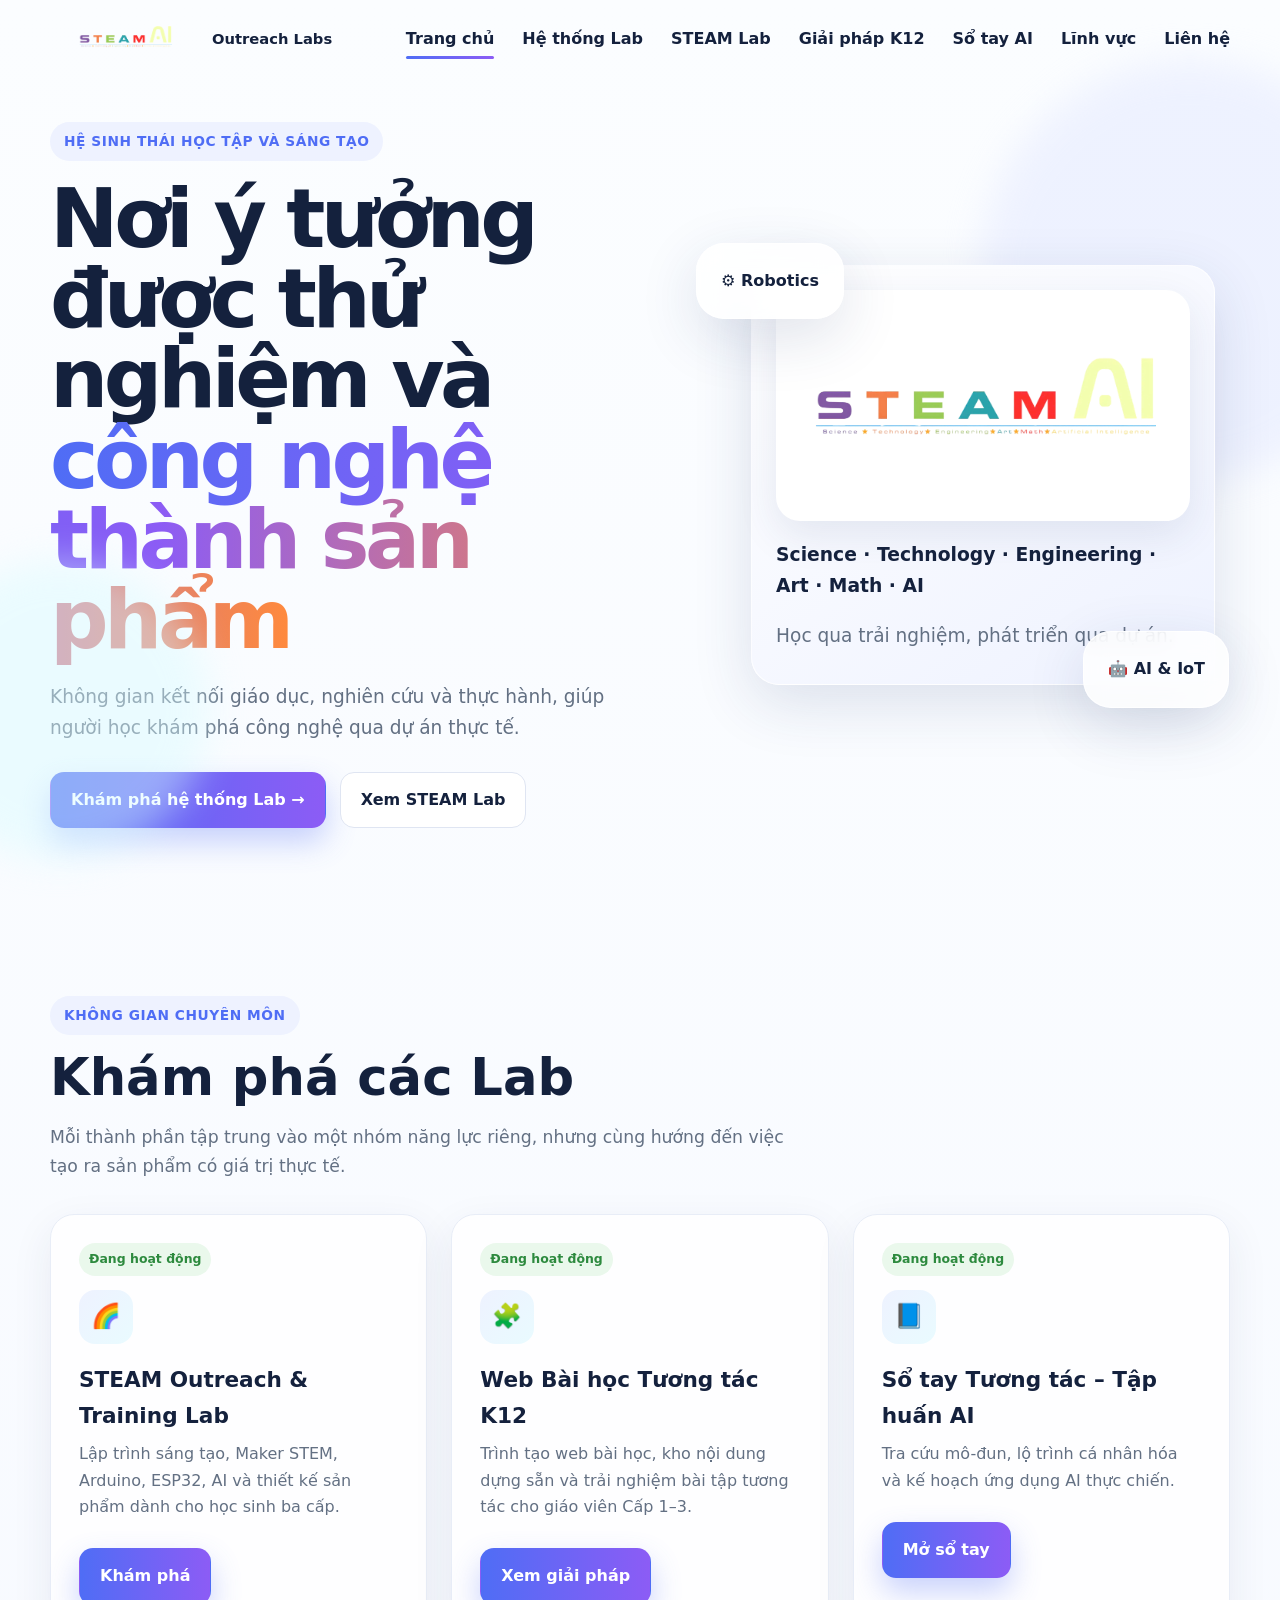
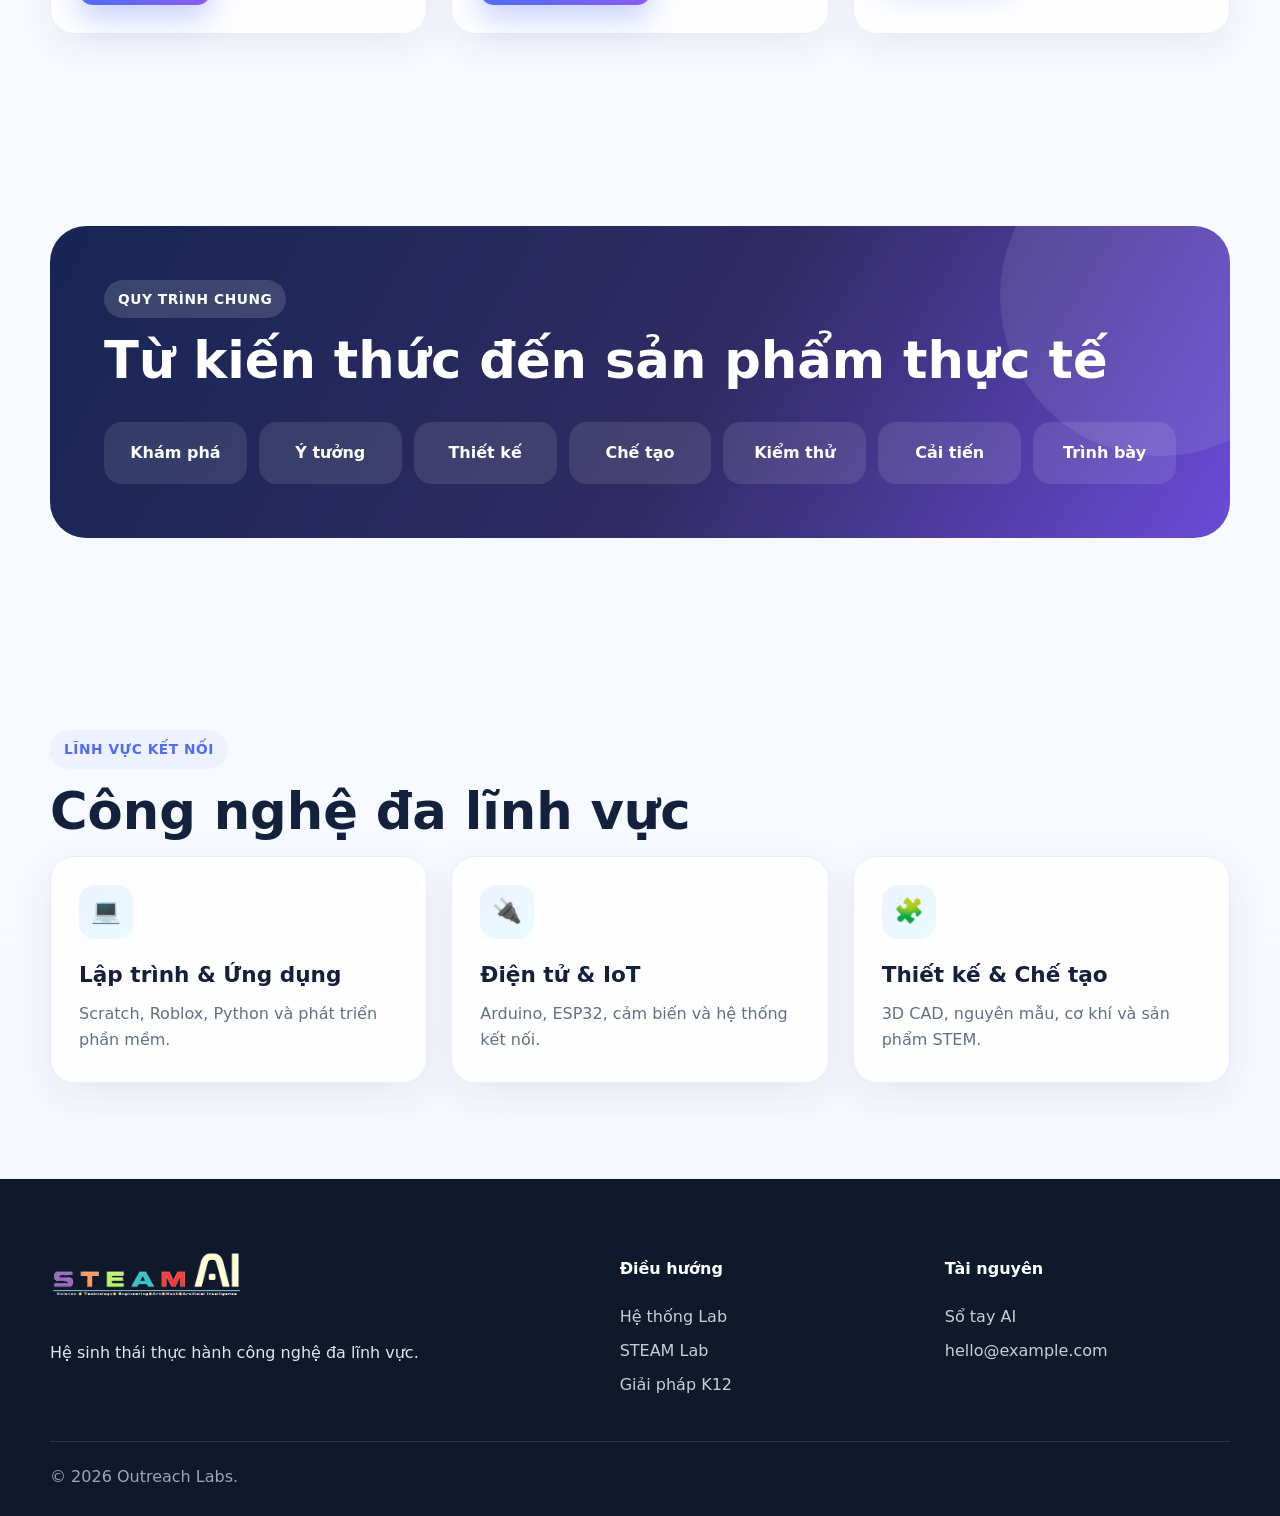
<file: index.html>
<!doctype html>
<html lang="vi">
<head>
  <meta charset="utf-8">
  <meta name="viewport" content="width=device-width,initial-scale=1">
  <meta name="description" content="Outreach Labs — hệ sinh thái học tập, sáng tạo và thực hành công nghệ.">
  <title>Outreach Labs</title>
  <link rel="stylesheet" href="css/global.css?v=3">
</head>
<body>
  <nav class="nav"><div class="container nav-inner"><a class="brand" href="#home"><img src="assets/images/steam-ai-logo.png" alt="STEAM AI"><span>Outreach Labs</span></a><button class="menu-btn" aria-label="Mở menu" aria-expanded="false">☰</button><div class="nav-links"><a class="active" href="#home">Trang chủ</a><a href="#labs">Hệ thống Lab</a><a href="labs/steam/index.html">STEAM Lab</a><a href="labs/k12-interactive-learning.html">Giải pháp K12</a><a href="labs/interactive-handbook.html">Sổ tay AI</a><a href="#fields">Lĩnh vực</a><a href="#contact">Liên hệ</a></div></div></nav>

  <header class="hero" id="home"><div class="container hero-grid"><div class="reveal"><span class="eyebrow">Hệ sinh thái học tập và sáng tạo</span><h1>Nơi ý tưởng được thử nghiệm và <span class="gradient-text">công nghệ thành sản phẩm</span></h1><p>Không gian kết nối giáo dục, nghiên cứu và thực hành, giúp người học khám phá công nghệ qua dự án thực tế.</p><div class="actions"><a class="btn btn-primary" href="#labs">Khám phá hệ thống Lab →</a><a class="btn btn-ghost" href="labs/steam/index.html">Xem STEAM Lab</a></div></div><div class="visual reveal"><div class="visual-card visual-main"><div class="logo-wrap"><img src="assets/images/steam-ai-logo.png" alt="Logo STEAM AI"></div><h3>Science · Technology · Engineering · Art · Math · AI</h3><p>Học qua trải nghiệm, phát triển qua dự án.</p></div><div class="visual-card float-1"><span class="float-tag">⚙️ Robotics</span></div><div class="visual-card float-2"><span class="float-tag">🤖 AI & IoT</span></div></div></div></header>

  <section class="section" id="labs"><div class="container"><span class="eyebrow">Không gian chuyên môn</span><h2 class="section-title reveal">Khám phá các Lab</h2><p class="section-lead reveal">Mỗi thành phần tập trung vào một nhóm năng lực riêng, nhưng cùng hướng đến việc tạo ra sản phẩm có giá trị thực tế.</p><div class="grid-3" style="margin-top:34px"><article class="card reveal"><span class="status">Đang hoạt động</span><div class="icon">🌈</div><h3>STEAM Outreach & Training Lab</h3><p>Lập trình sáng tạo, Maker STEM, Arduino, ESP32, AI và thiết kế sản phẩm dành cho học sinh ba cấp.</p><div class="actions"><a class="btn btn-primary" href="labs/steam/index.html">Khám phá</a></div></article><article class="card reveal"><span class="status">Đang hoạt động</span><div class="icon">🧩</div><h3>Web Bài học Tương tác K12</h3><p>Trình tạo web bài học, kho nội dung dựng sẵn và trải nghiệm bài tập tương tác cho giáo viên Cấp 1–3.</p><div class="actions"><a class="btn btn-primary" href="labs/k12-interactive-learning.html">Xem giải pháp</a></div></article><article class="card reveal"><span class="status">Đang hoạt động</span><div class="icon">📘</div><h3>Sổ tay Tương tác – Tập huấn AI</h3><p>Tra cứu mô-đun, lộ trình cá nhân hóa và kế hoạch ứng dụng AI thực chiến.</p><div class="actions"><a class="btn btn-primary" href="labs/interactive-handbook.html">Mở sổ tay</a></div></article></div></div></section>

  <section class="section" id="fields"><div class="container"><div class="band reveal"><span class="eyebrow" style="background:rgba(255,255,255,.14);color:#fff">Quy trình chung</span><h2 class="section-title">Từ kiến thức đến sản phẩm thực tế</h2><div class="steps"><div class="step">Khám phá</div><div class="step">Ý tưởng</div><div class="step">Thiết kế</div><div class="step">Chế tạo</div><div class="step">Kiểm thử</div><div class="step">Cải tiến</div><div class="step">Trình bày</div></div></div></div></section>

  <section class="section"><div class="container"><span class="eyebrow">Lĩnh vực kết nối</span><h2 class="section-title reveal">Công nghệ đa lĩnh vực</h2><div class="grid-3"><div class="card reveal"><div class="icon">💻</div><h3>Lập trình & Ứng dụng</h3><p>Scratch, Roblox, Python và phát triển phần mềm.</p></div><div class="card reveal"><div class="icon">🔌</div><h3>Điện tử & IoT</h3><p>Arduino, ESP32, cảm biến và hệ thống kết nối.</p></div><div class="card reveal"><div class="icon">🧩</div><h3>Thiết kế & Chế tạo</h3><p>3D CAD, nguyên mẫu, cơ khí và sản phẩm STEM.</p></div></div></div></section>

  <footer class="footer" id="contact"><div class="container footer-grid"><div><img src="assets/images/steam-ai-logo.png" alt="STEAM AI" style="width:190px;filter:brightness(1.2)"><p>Hệ sinh thái thực hành công nghệ đa lĩnh vực.</p></div><div><h4>Điều hướng</h4><a href="#labs">Hệ thống Lab</a><a href="labs/steam/index.html">STEAM Lab</a><a href="labs/k12-interactive-learning.html">Giải pháp K12</a></div><div><h4>Tài nguyên</h4><a href="labs/interactive-handbook.html">Sổ tay AI</a><a href="mailto:hello@example.com">hello@example.com</a></div></div><div class="container footer-bottom">© 2026 Outreach Labs.</div></footer>
  <button class="backtop" aria-label="Về đầu trang">↑</button><script src="js/main.js?v=3"></script>
</body>
</html>
</file>
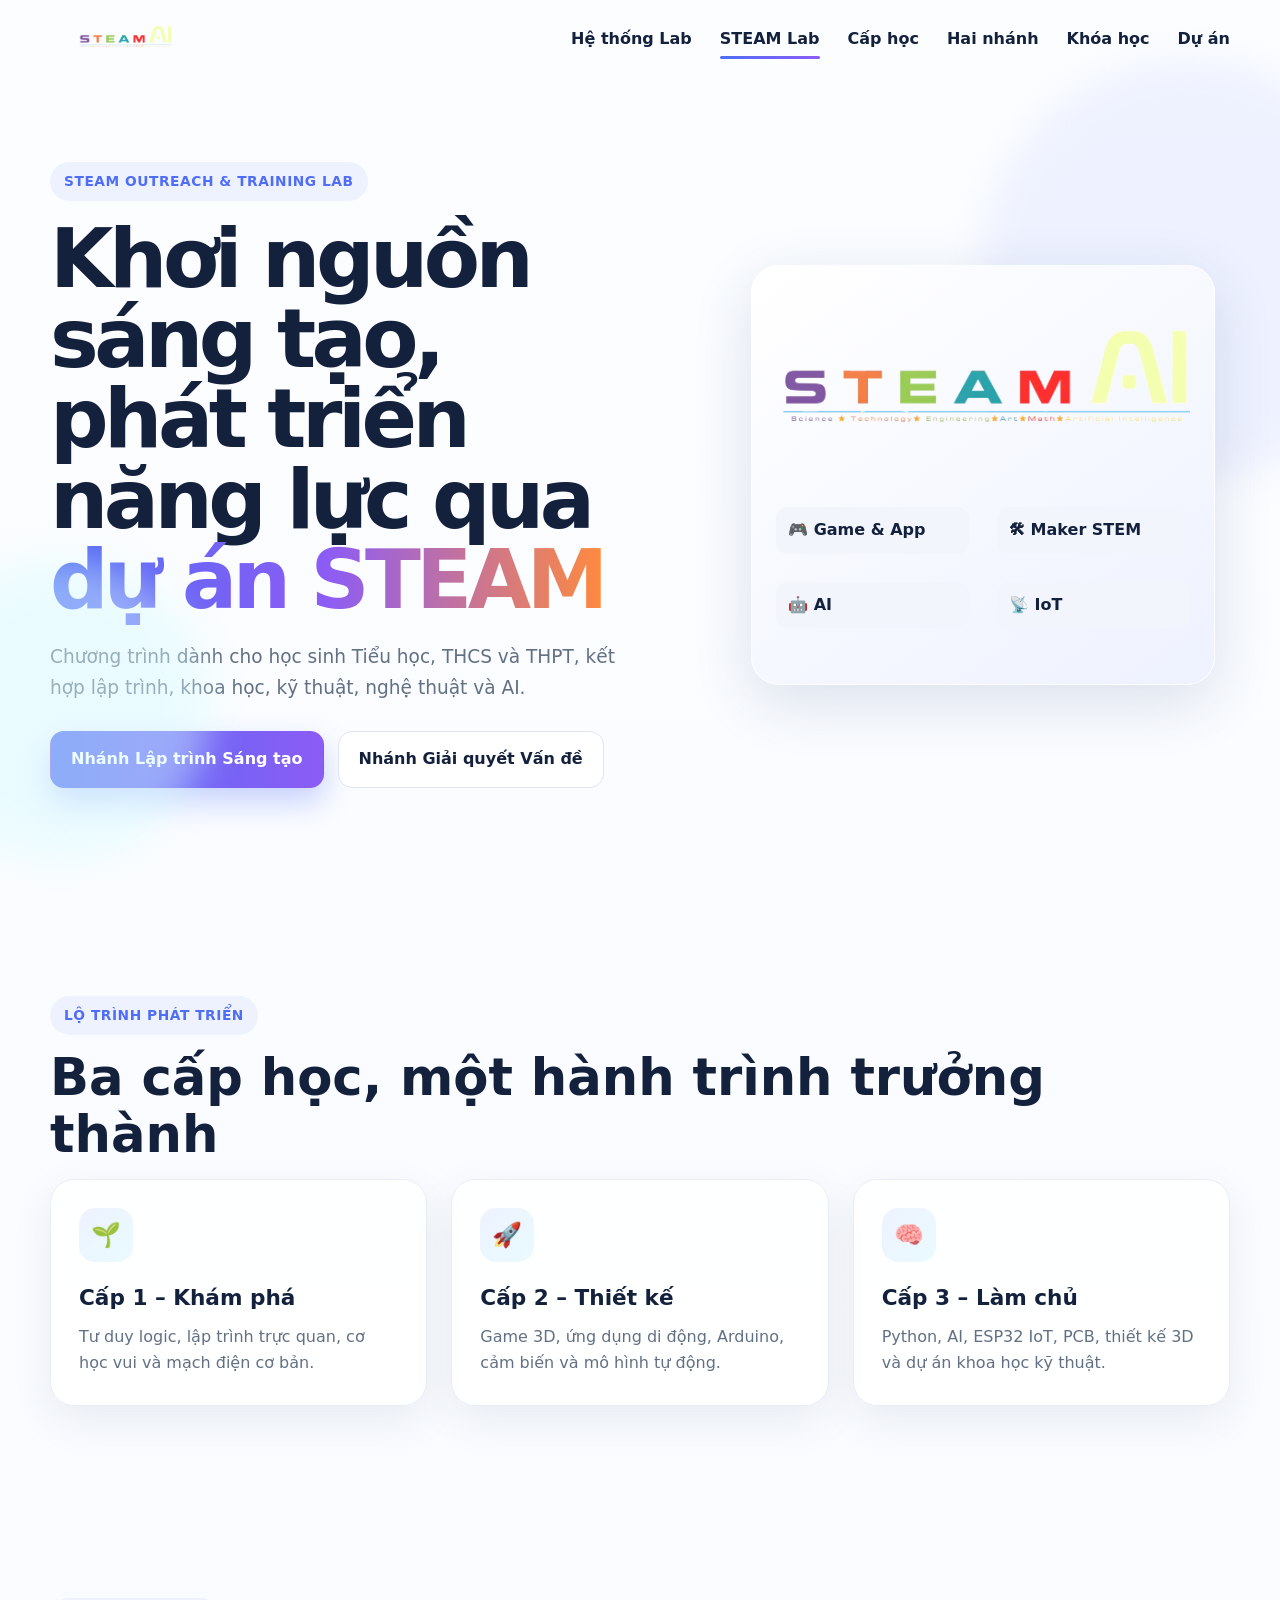
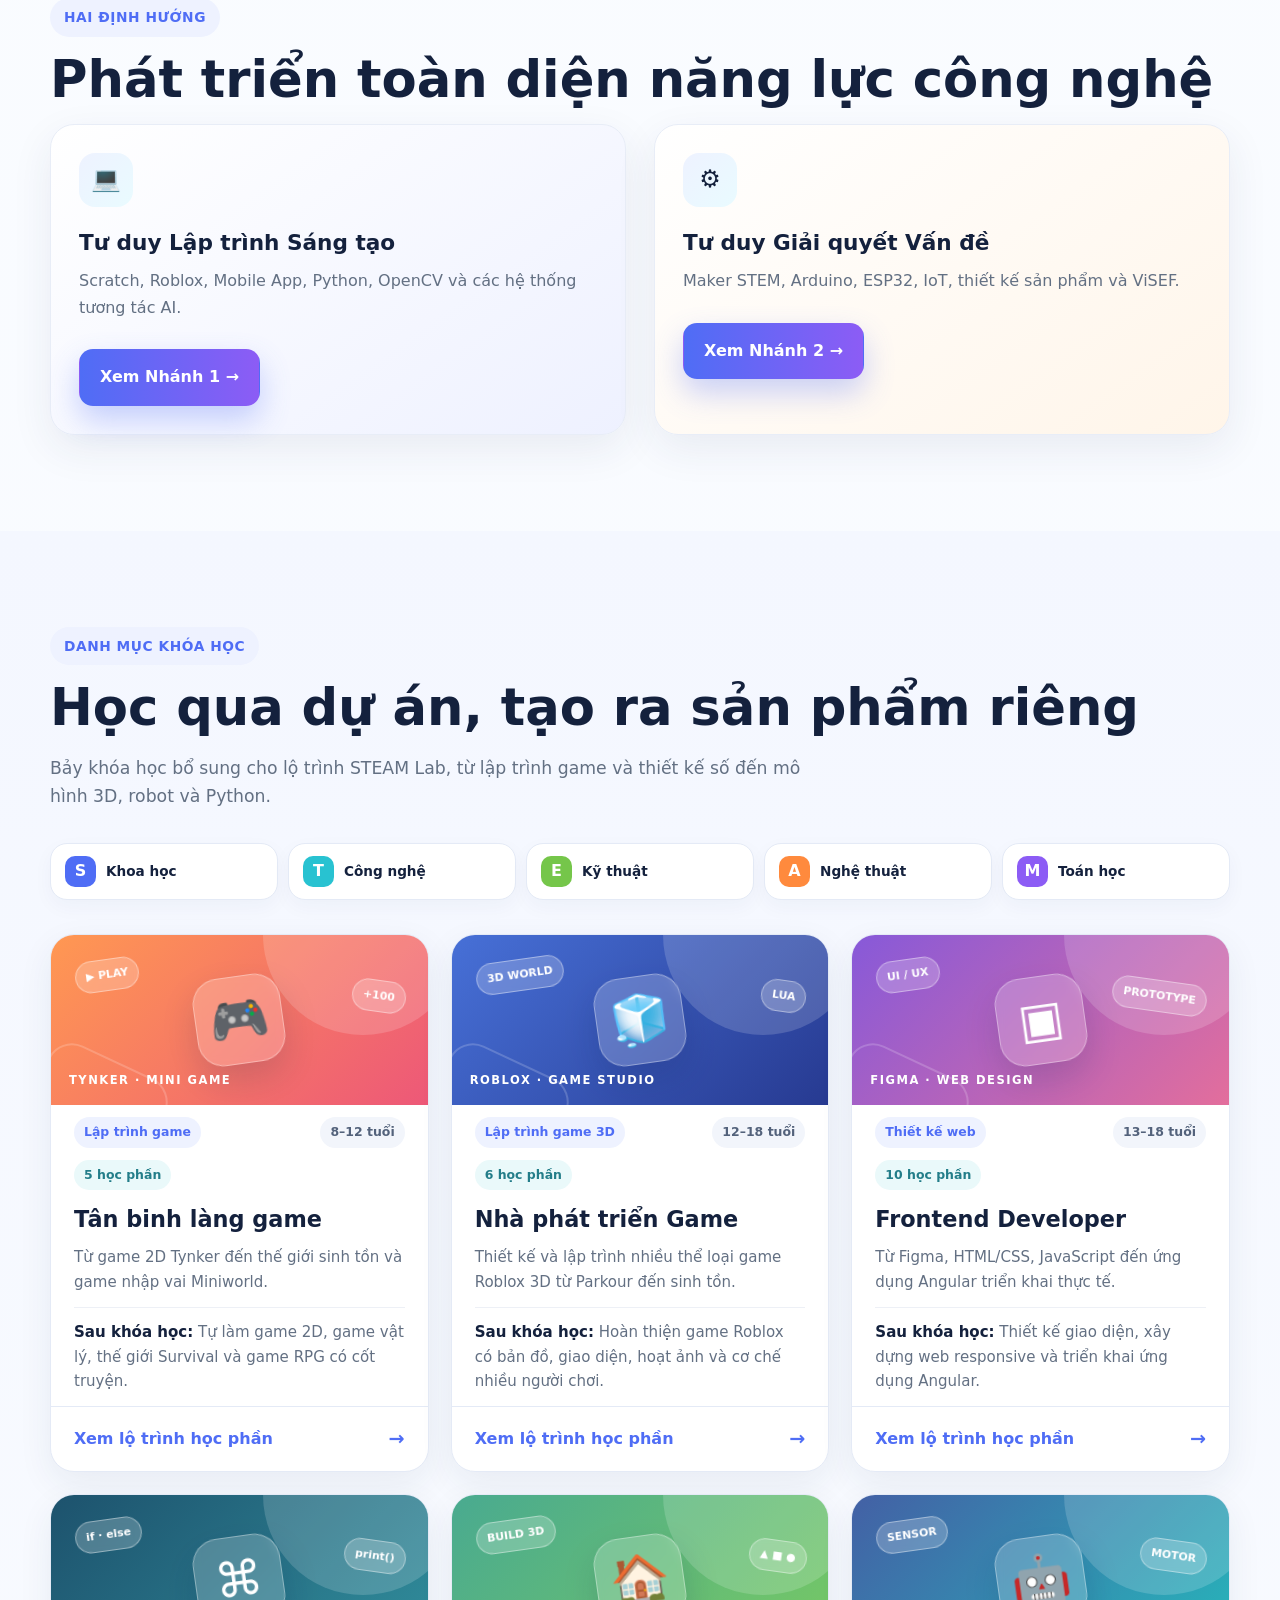
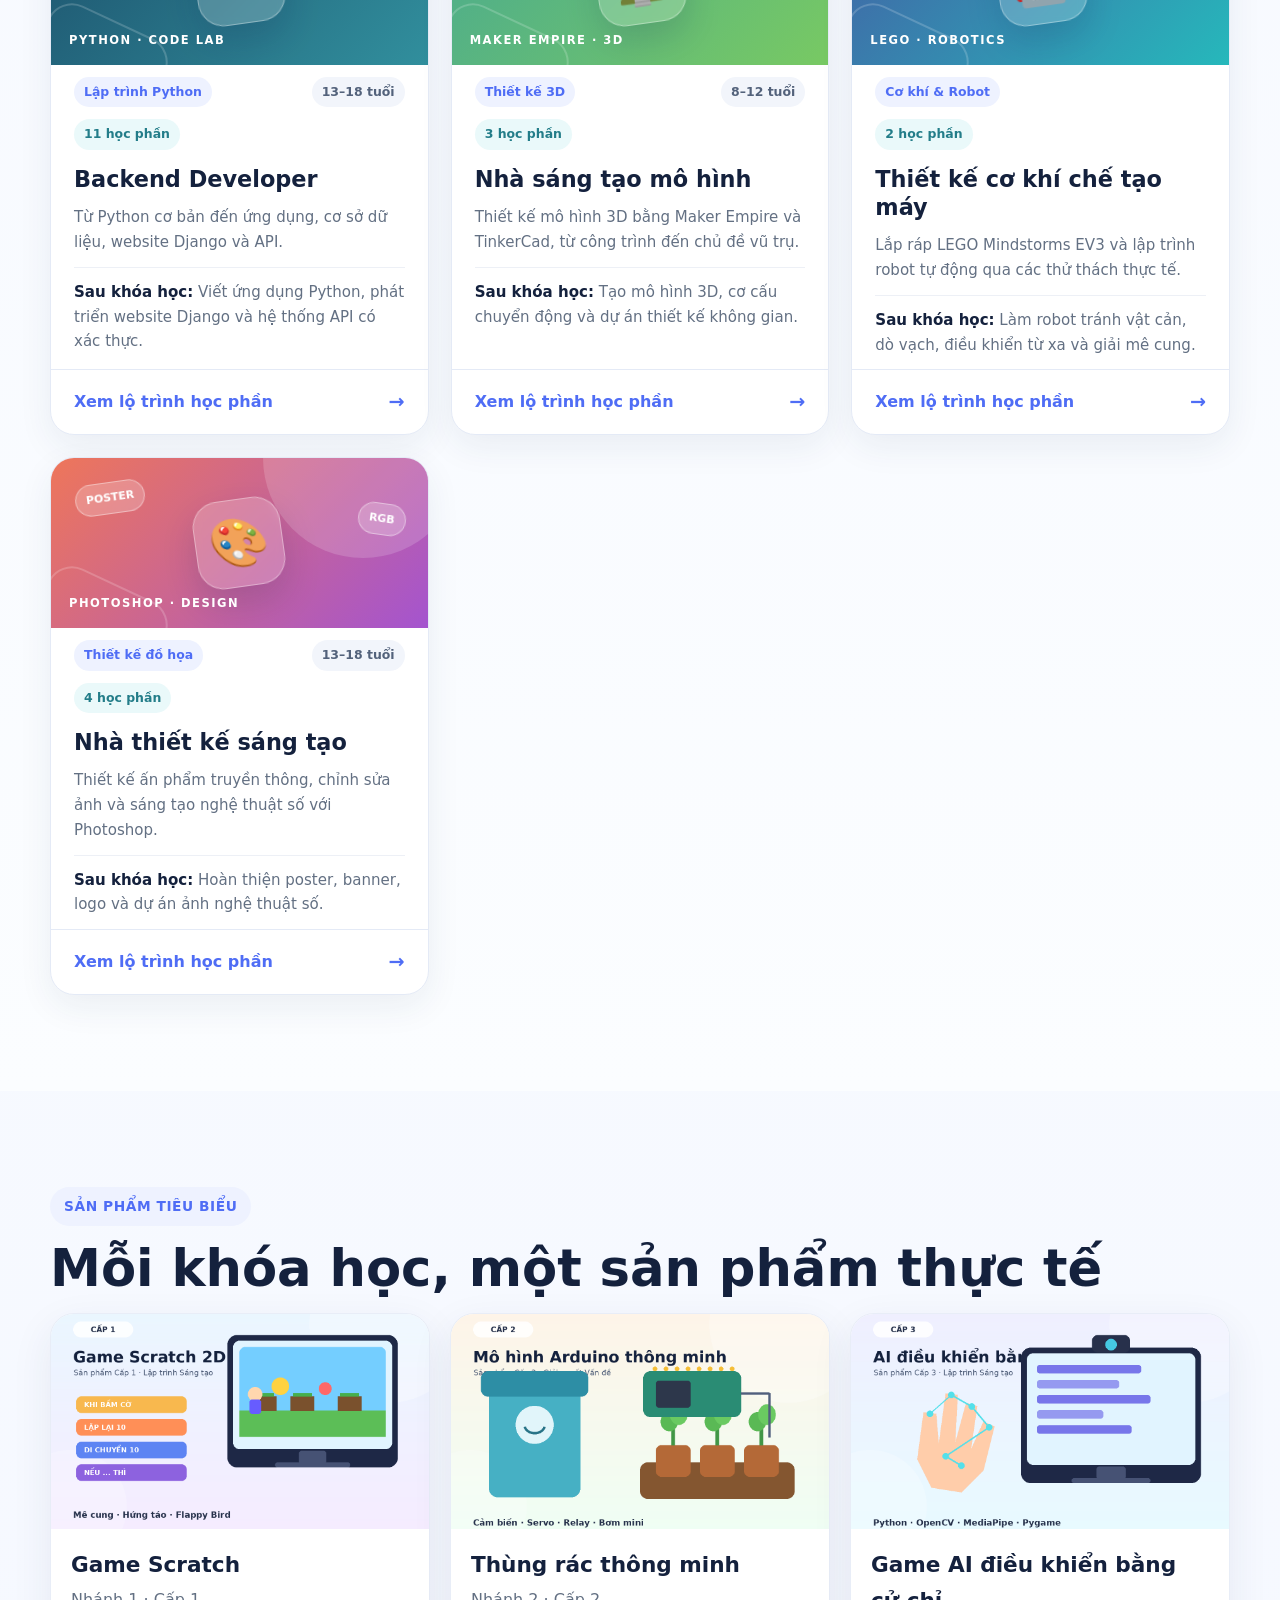
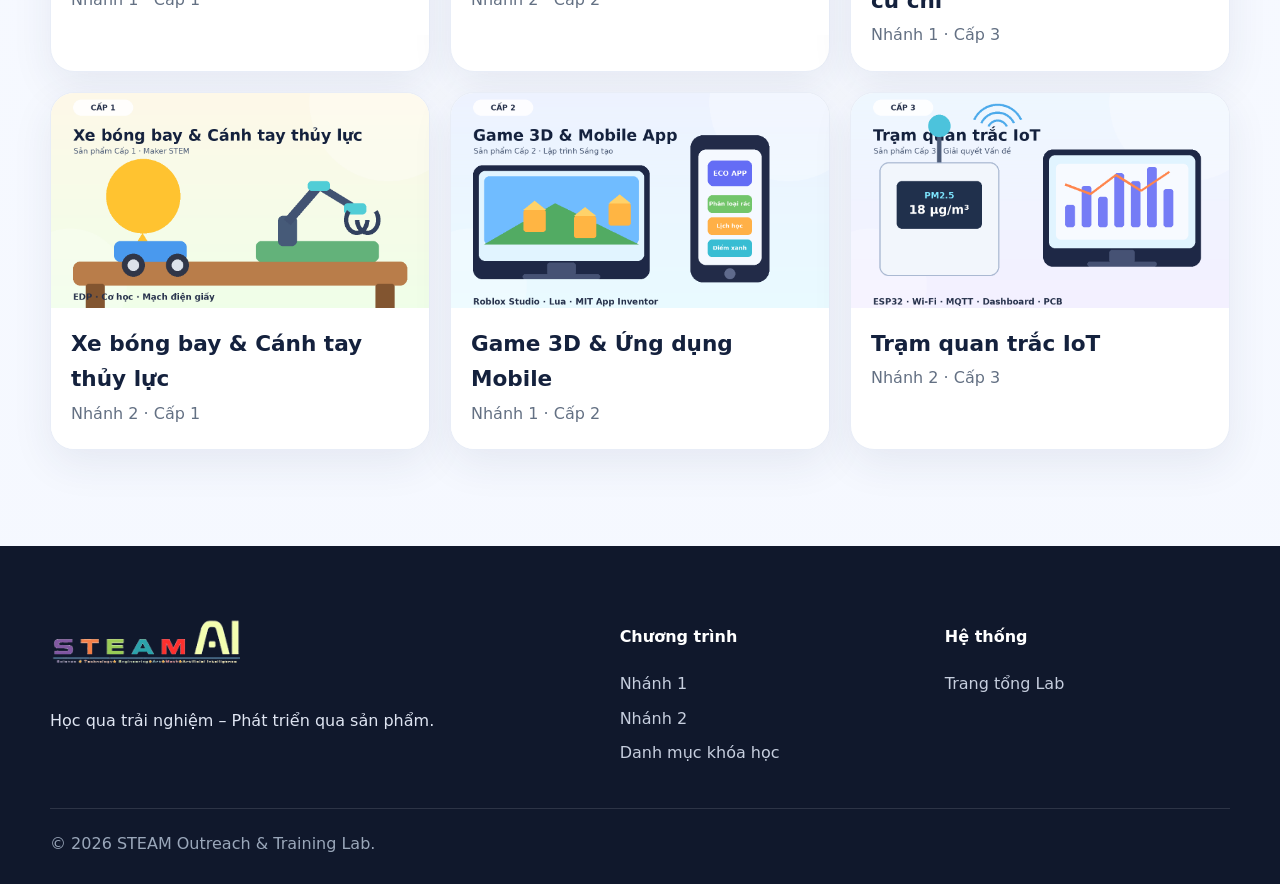
<file: labs/steam/index.html>
<!doctype html><html lang="vi"><head><meta charset="utf-8"><meta name="viewport" content="width=device-width,initial-scale=1"><title>STEAM Outreach & Training Lab</title><link rel="stylesheet" href="../../css/global.css"></head><body>
<nav class="nav"><div class="container nav-inner"><a class="brand" href="../../index.html"><img src="../../assets/images/steam-ai-logo.png" alt="STEAM AI"></a><button class="menu-btn" aria-label="Mở menu" aria-expanded="false">☰</button><div class="nav-links"><a href="../../index.html">Hệ thống Lab</a><a class="active" href="#home">STEAM Lab</a><a href="#levels">Cấp học</a><a href="#branches">Hai nhánh</a><a href="#courses">Khóa học</a><a href="#projects">Dự án</a></div></div></nav>
<header class="hero" id="home"><div class="container hero-grid"><div class="reveal"><span class="eyebrow">STEAM Outreach & Training Lab</span><h1>Khơi nguồn sáng tạo, phát triển năng lực qua <span class="gradient-text">dự án STEAM</span></h1><p>Chương trình dành cho học sinh Tiểu học, THCS và THPT, kết hợp lập trình, khoa học, kỹ thuật, nghệ thuật và AI.</p><div class="actions"><a class="btn btn-primary" href="creative-programming.html">Nhánh Lập trình Sáng tạo</a><a class="btn btn-ghost" href="problem-solving.html">Nhánh Giải quyết Vấn đề</a></div></div><div class="visual reveal"><div class="visual-card visual-main"><img src="../../assets/images/steam-ai-logo.png" alt="STEAM AI"><div class="grid-2" style="margin-top:22px"><div class="pill">🎮 Game & App</div><div class="pill">🛠 Maker STEM</div><div class="pill">🤖 AI</div><div class="pill">📡 IoT</div></div></div></div></div></header>
<section class="section" id="levels"><div class="container"><span class="eyebrow">Lộ trình phát triển</span><h2 class="section-title reveal">Ba cấp học, một hành trình trưởng thành</h2><div class="grid-3"><article class="card reveal"><div class="icon">🌱</div><h3>Cấp 1 – Khám phá</h3><p>Tư duy logic, lập trình trực quan, cơ học vui và mạch điện cơ bản.</p></article><article class="card reveal"><div class="icon">🚀</div><h3>Cấp 2 – Thiết kế</h3><p>Game 3D, ứng dụng di động, Arduino, cảm biến và mô hình tự động.</p></article><article class="card reveal"><div class="icon">🧠</div><h3>Cấp 3 – Làm chủ</h3><p>Python, AI, ESP32 IoT, PCB, thiết kế 3D và dự án khoa học kỹ thuật.</p></article></div></div></section>
<section class="section" id="branches"><div class="container"><span class="eyebrow">Hai định hướng</span><h2 class="section-title reveal">Phát triển toàn diện năng lực công nghệ</h2><div class="grid-2"><article class="card reveal" style="background:linear-gradient(145deg,#fff,#eef1ff)"><div class="icon">💻</div><h3>Tư duy Lập trình Sáng tạo</h3><p>Scratch, Roblox, Mobile App, Python, OpenCV và các hệ thống tương tác AI.</p><div class="actions"><a class="btn btn-primary" href="creative-programming.html">Xem Nhánh 1 →</a></div></article><article class="card reveal" style="background:linear-gradient(145deg,#fff,#fff5e9)"><div class="icon">⚙️</div><h3>Tư duy Giải quyết Vấn đề</h3><p>Maker STEM, Arduino, ESP32, IoT, thiết kế sản phẩm và ViSEF.</p><div class="actions"><a class="btn btn-primary" href="problem-solving.html">Xem Nhánh 2 →</a></div></article></div></div></section>
<section class="section courses-section" id="courses"><div class="container"><span class="eyebrow">Danh mục khóa học</span><h2 class="section-title reveal">Học qua dự án, tạo ra sản phẩm riêng</h2><p class="section-lead reveal">Bảy khóa học bổ sung cho lộ trình STEAM Lab, từ lập trình game và thiết kế số đến mô hình 3D, robot và Python.</p><div class="steam-spectrum reveal" aria-label="Năm lĩnh vực STEAM"><span><b>S</b>Khoa học</span><span><b>T</b>Công nghệ</span><span><b>E</b>Kỹ thuật</span><span><b>A</b>Nghệ thuật</span><span><b>M</b>Toán học</span></div><div class="course-catalog">
<article class="course-card reveal"><div class="course-visual visual-tynker" aria-hidden="true"><span class="course-visual-icon">🎮</span><span class="course-visual-chip chip-one">▶ PLAY</span><span class="course-visual-chip chip-two">+100</span><b>TYNKER · MINI GAME</b></div><div class="course-card-top"><span class="course-topic">Lập trình game</span><span class="course-age">8–12 tuổi</span></div><span class="course-count">5 học phần</span><h3>Tân binh làng game</h3><p>Từ game 2D Tynker đến thế giới sinh tồn và game nhập vai Miniworld.</p><p class="course-output"><strong>Sau khóa học:</strong> Tự làm game 2D, game vật lý, thế giới Survival và game RPG có cốt truyện.</p><a class="course-card-link" href="tan-binh-lang-game.html" aria-label="Xem 5 học phần của Tân binh làng game">Xem lộ trình học phần <span aria-hidden="true">→</span></a></article>
<article class="course-card reveal"><div class="course-visual visual-roblox" aria-hidden="true"><span class="course-visual-icon">🧊</span><span class="course-visual-chip chip-one">3D WORLD</span><span class="course-visual-chip chip-two">LUA</span><b>ROBLOX · GAME STUDIO</b></div><div class="course-card-top"><span class="course-topic">Lập trình game 3D</span><span class="course-age">12–18 tuổi</span></div><span class="course-count">6 học phần</span><h3>Nhà phát triển Game</h3><p>Thiết kế và lập trình nhiều thể loại game Roblox 3D từ Parkour đến sinh tồn.</p><p class="course-output"><strong>Sau khóa học:</strong> Hoàn thiện game Roblox có bản đồ, giao diện, hoạt ảnh và cơ chế nhiều người chơi.</p><a class="course-card-link" href="nha-phat-trien-game.html" aria-label="Xem 6 học phần của Nhà phát triển Game">Xem lộ trình học phần <span aria-hidden="true">→</span></a></article>
<article class="course-card reveal"><div class="course-visual visual-figma" aria-hidden="true"><span class="course-visual-icon">▣</span><span class="course-visual-chip chip-one">UI / UX</span><span class="course-visual-chip chip-two">PROTOTYPE</span><b>FIGMA · WEB DESIGN</b></div><div class="course-card-top"><span class="course-topic">Thiết kế web</span><span class="course-age">13–18 tuổi</span></div><span class="course-count">10 học phần</span><h3>Frontend Developer</h3><p>Từ Figma, HTML/CSS, JavaScript đến ứng dụng Angular triển khai thực tế.</p><p class="course-output"><strong>Sau khóa học:</strong> Thiết kế giao diện, xây dựng web responsive và triển khai ứng dụng Angular.</p><a class="course-card-link" href="frontend-developer.html" aria-label="Xem 10 học phần của Frontend Developer">Xem lộ trình học phần <span aria-hidden="true">→</span></a></article>
<article class="course-card reveal"><div class="course-visual visual-python" aria-hidden="true"><span class="course-visual-icon">⌘</span><span class="course-visual-chip chip-one">if · else</span><span class="course-visual-chip chip-two">print()</span><b>PYTHON · CODE LAB</b></div><div class="course-card-top"><span class="course-topic">Lập trình Python</span><span class="course-age">13–18 tuổi</span></div><span class="course-count">11 học phần</span><h3>Backend Developer</h3><p>Từ Python cơ bản đến ứng dụng, cơ sở dữ liệu, website Django và API.</p><p class="course-output"><strong>Sau khóa học:</strong> Viết ứng dụng Python, phát triển website Django và hệ thống API có xác thực.</p><a class="course-card-link" href="backend-developer.html" aria-label="Xem 11 học phần của Backend Developer">Xem lộ trình học phần <span aria-hidden="true">→</span></a></article>
<article class="course-card reveal"><div class="course-visual visual-maker" aria-hidden="true"><span class="course-visual-icon">🏠</span><span class="course-visual-chip chip-one">BUILD 3D</span><span class="course-visual-chip chip-two">▲ ■ ●</span><b>MAKER EMPIRE · 3D</b></div><div class="course-card-top"><span class="course-topic">Thiết kế 3D</span><span class="course-age">8–12 tuổi</span></div><span class="course-count">3 học phần</span><h3>Nhà sáng tạo mô hình</h3><p>Thiết kế mô hình 3D bằng Maker Empire và TinkerCad, từ công trình đến chủ đề vũ trụ.</p><p class="course-output"><strong>Sau khóa học:</strong> Tạo mô hình 3D, cơ cấu chuyển động và dự án thiết kế không gian.</p><a class="course-card-link" href="nha-sang-tao-mo-hinh.html" aria-label="Xem 3 học phần của Nhà sáng tạo mô hình">Xem lộ trình học phần <span aria-hidden="true">→</span></a></article>
<article class="course-card reveal"><div class="course-visual visual-robot" aria-hidden="true"><span class="course-visual-icon">🤖</span><span class="course-visual-chip chip-one">SENSOR</span><span class="course-visual-chip chip-two">MOTOR</span><b>LEGO · ROBOTICS</b></div><div class="course-card-top"><span class="course-topic">Cơ khí & Robot</span></div><span class="course-count">2 học phần</span><h3>Thiết kế cơ khí chế tạo máy</h3><p>Lắp ráp LEGO Mindstorms EV3 và lập trình robot tự động qua các thử thách thực tế.</p><p class="course-output"><strong>Sau khóa học:</strong> Làm robot tránh vật cản, dò vạch, điều khiển từ xa và giải mê cung.</p><a class="course-card-link" href="thiet-ke-co-khi-che-tao-may.html" aria-label="Xem 2 học phần của Thiết kế cơ khí chế tạo máy">Xem lộ trình học phần <span aria-hidden="true">→</span></a></article>
<article class="course-card reveal"><div class="course-visual visual-design" aria-hidden="true"><span class="course-visual-icon">🎨</span><span class="course-visual-chip chip-one">POSTER</span><span class="course-visual-chip chip-two">RGB</span><b>PHOTOSHOP · DESIGN</b></div><div class="course-card-top"><span class="course-topic">Thiết kế đồ họa</span><span class="course-age">13–18 tuổi</span></div><span class="course-count">4 học phần</span><h3>Nhà thiết kế sáng tạo</h3><p>Thiết kế ấn phẩm truyền thông, chỉnh sửa ảnh và sáng tạo nghệ thuật số với Photoshop.</p><p class="course-output"><strong>Sau khóa học:</strong> Hoàn thiện poster, banner, logo và dự án ảnh nghệ thuật số.</p><a class="course-card-link" href="nha-thiet-ke-sang-tao.html" aria-label="Xem 4 học phần của Nhà thiết kế sáng tạo">Xem lộ trình học phần <span aria-hidden="true">→</span></a></article>
</div></div></section>
<section class="section" id="projects"><div class="container"><span class="eyebrow">Sản phẩm tiêu biểu</span><h2 class="section-title reveal">Mỗi khóa học, một sản phẩm thực tế</h2><div class="project-grid">
<div class="card project reveal"><img src="../../assets/images/projects/grade1-scratch-game.png" alt="Game Scratch 2D cấp 1"><div class="project-content"><h3>Game Scratch</h3><p>Nhánh 1 · Cấp 1</p></div></div>
<div class="card project reveal"><img src="../../assets/images/projects/grade2-arduino-model.png" alt="Mô hình Arduino thông minh cấp 2"><div class="project-content"><h3>Thùng rác thông minh</h3><p>Nhánh 2 · Cấp 2</p></div></div>
<div class="card project reveal"><img src="../../assets/images/projects/grade3-ai-gesture.png" alt="Game AI điều khiển bằng cử chỉ cấp 3"><div class="project-content"><h3>Game AI điều khiển bằng cử chỉ</h3><p>Nhánh 1 · Cấp 3</p></div></div>
<div class="card project reveal"><img src="../../assets/images/projects/grade1-maker-stem.png" alt="Sản phẩm Maker STEM cấp 1"><div class="project-content"><h3>Xe bóng bay & Cánh tay thủy lực</h3><p>Nhánh 2 · Cấp 1</p></div></div>
<div class="card project reveal"><img src="../../assets/images/projects/grade2-game-mobile.png" alt="Game 3D và ứng dụng Mobile cấp 2"><div class="project-content"><h3>Game 3D & Ứng dụng Mobile</h3><p>Nhánh 1 · Cấp 2</p></div></div>
<div class="card project reveal"><img src="../../assets/images/projects/grade3-iot-station.png" alt="Trạm quan trắc IoT cấp 3"><div class="project-content"><h3>Trạm quan trắc IoT</h3><p>Nhánh 2 · Cấp 3</p></div></div>
</div></div></section>
<footer class="footer"><div class="container footer-grid"><div><img src="../../assets/images/steam-ai-logo.png" alt="STEAM AI" style="width:190px"><p>Học qua trải nghiệm – Phát triển qua sản phẩm.</p></div><div><h4>Chương trình</h4><a href="creative-programming.html">Nhánh 1</a><a href="problem-solving.html">Nhánh 2</a><a href="#courses">Danh mục khóa học</a></div><div><h4>Hệ thống</h4><a href="../../index.html">Trang tổng Lab</a></div></div><div class="container footer-bottom">© 2026 STEAM Outreach & Training Lab.</div></footer><button class="backtop">↑</button><script src="../../js/main.js"></script></body></html>
</file>
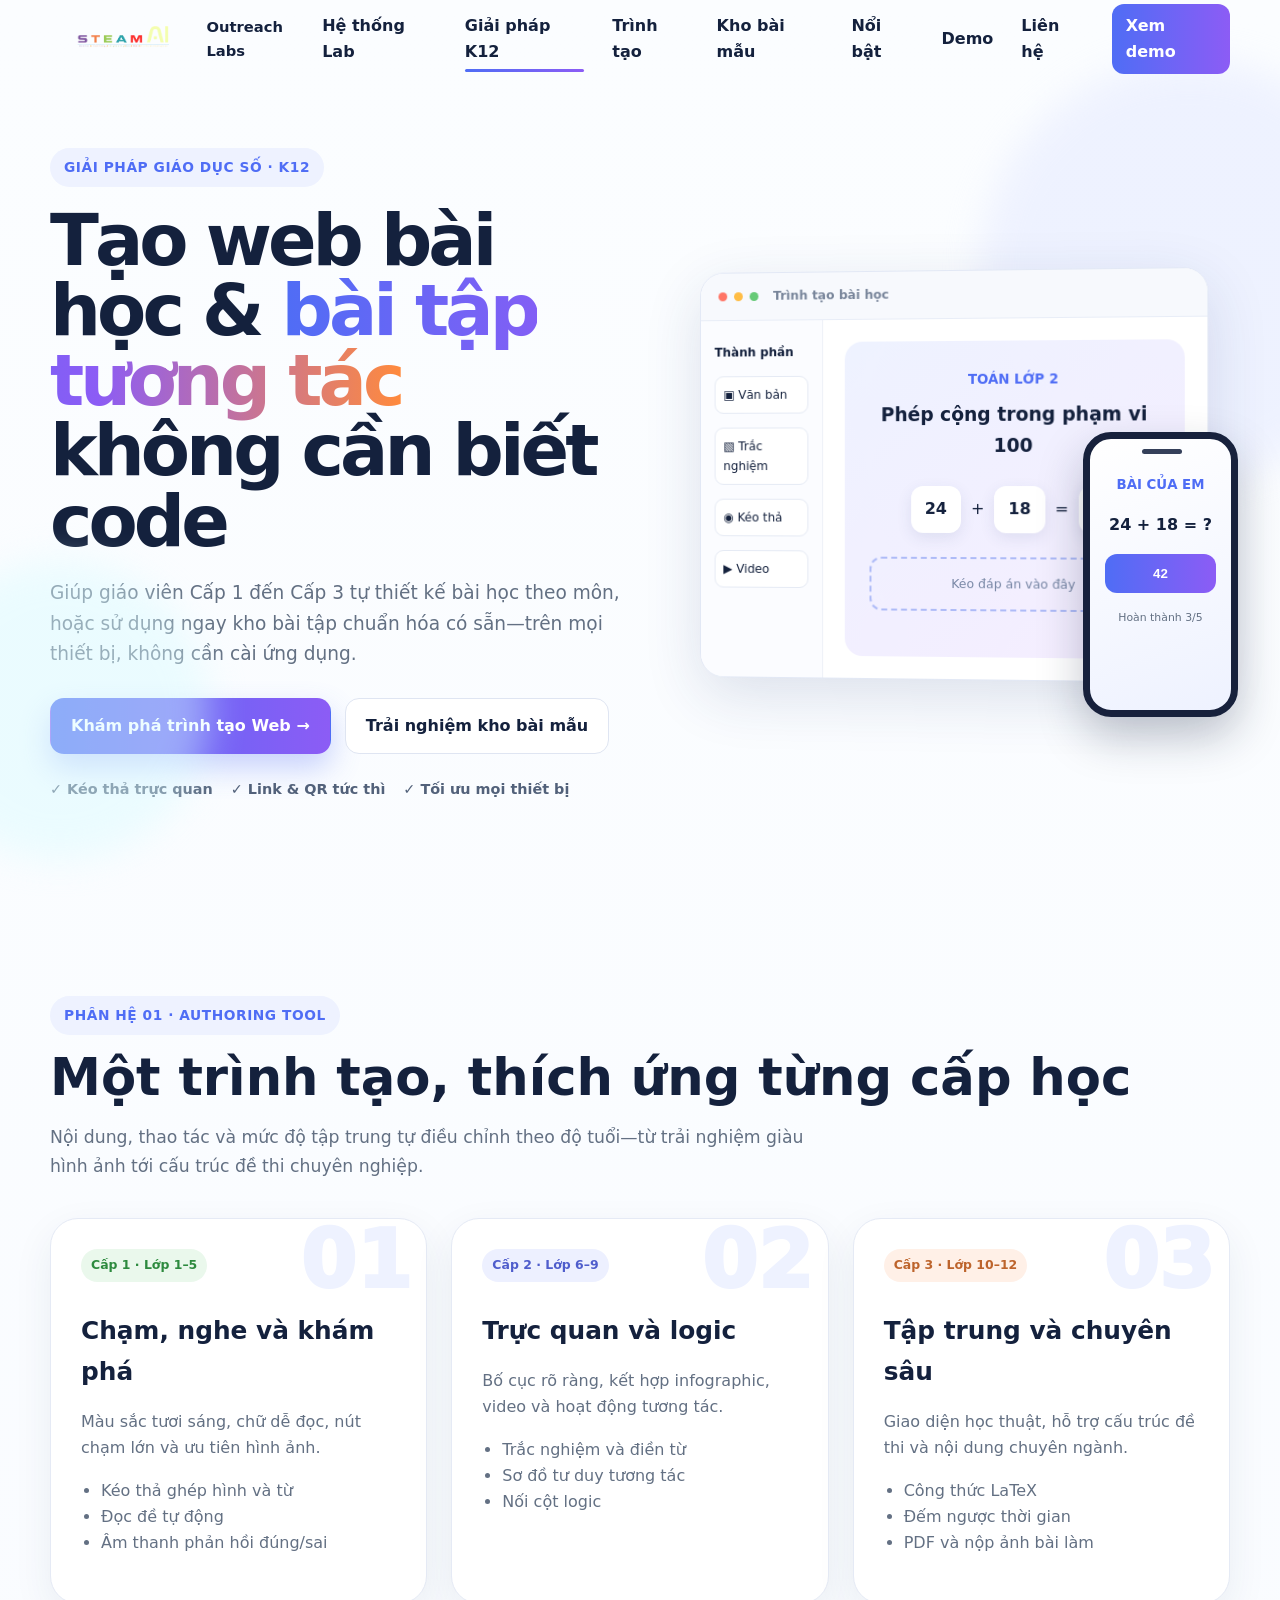
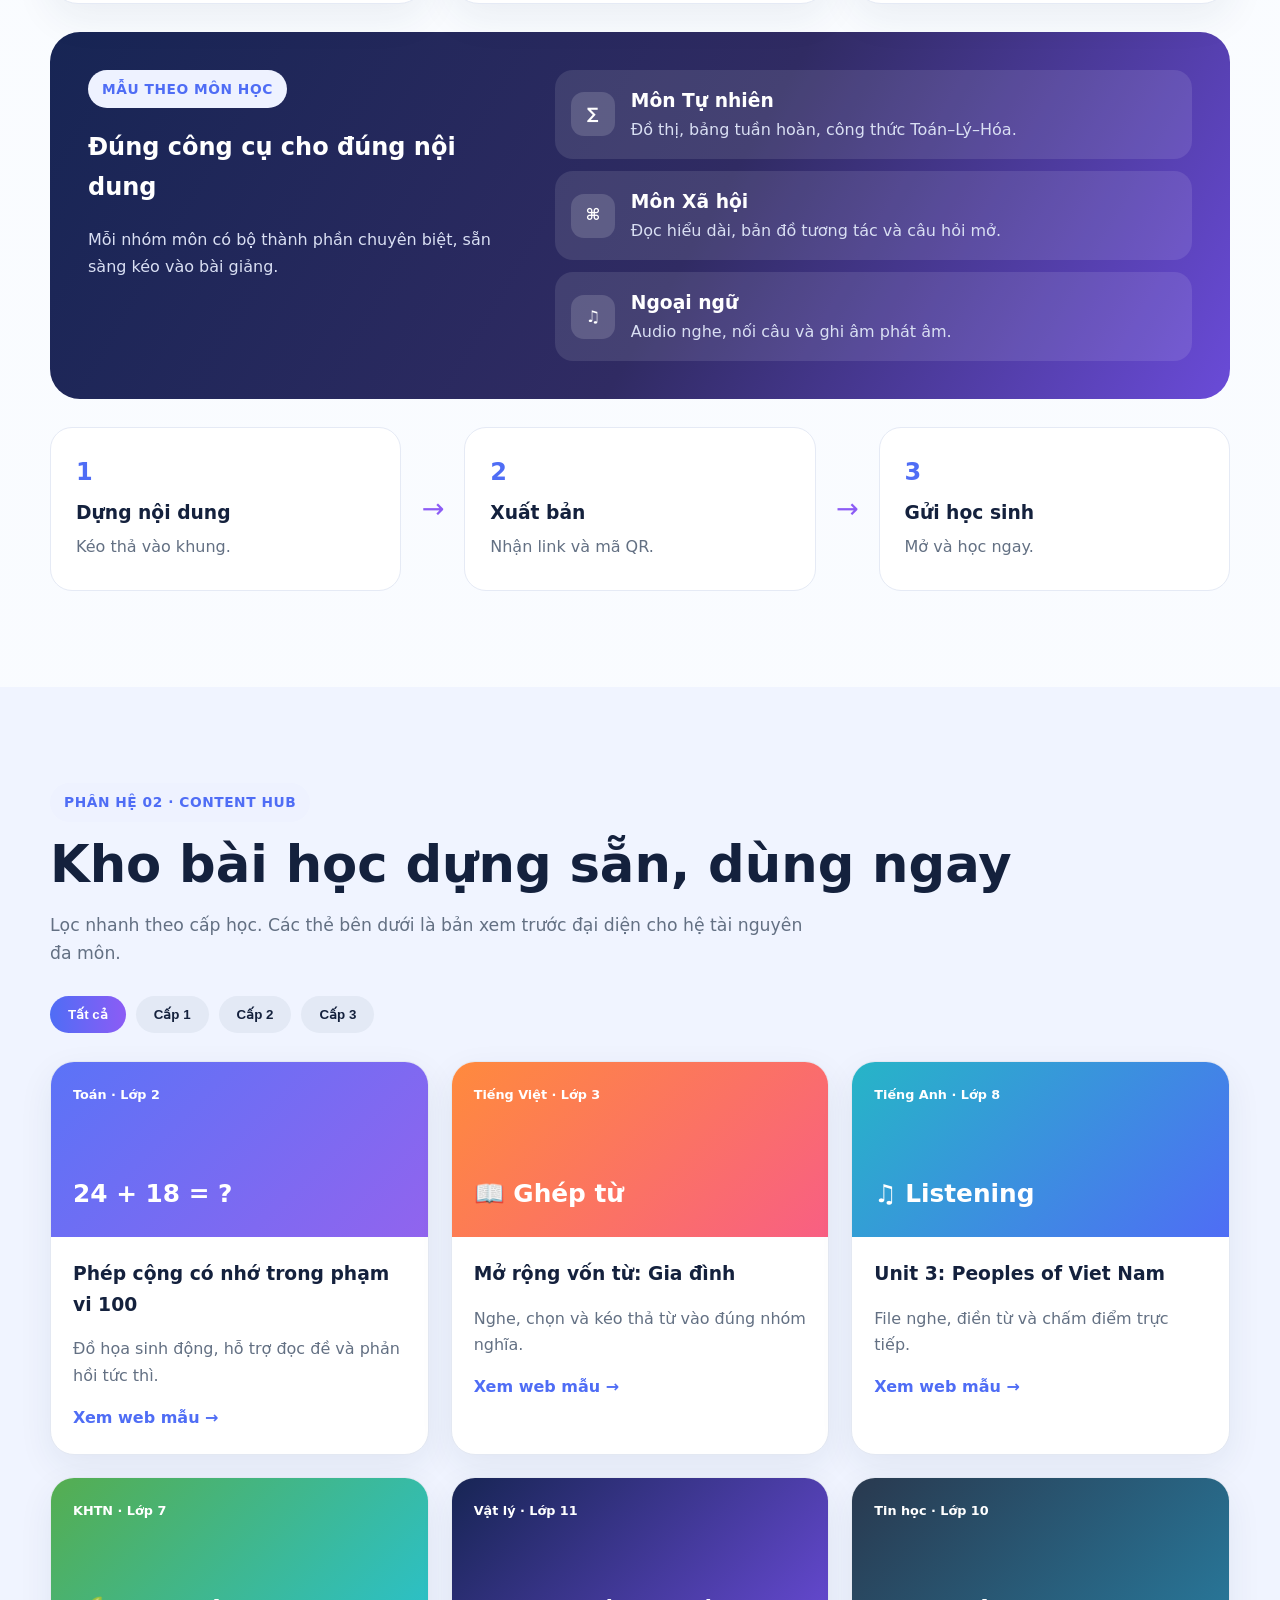
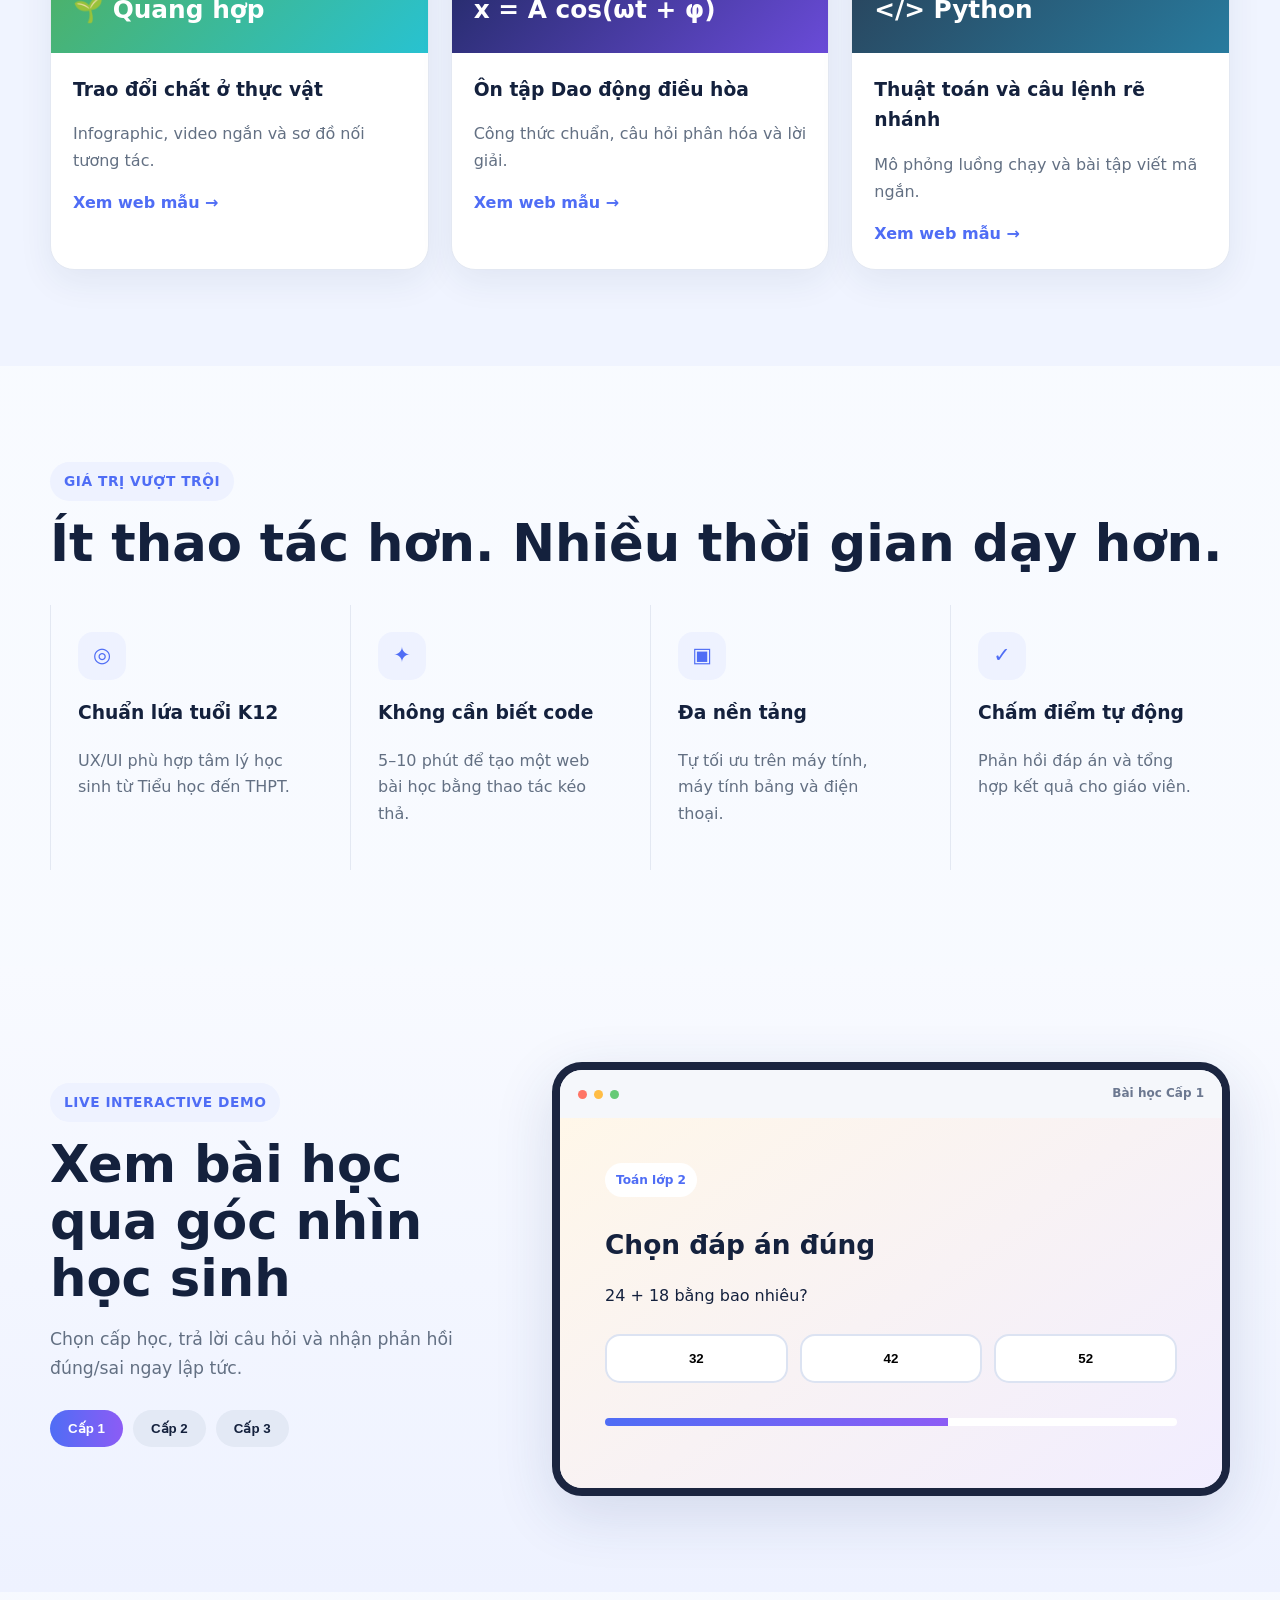
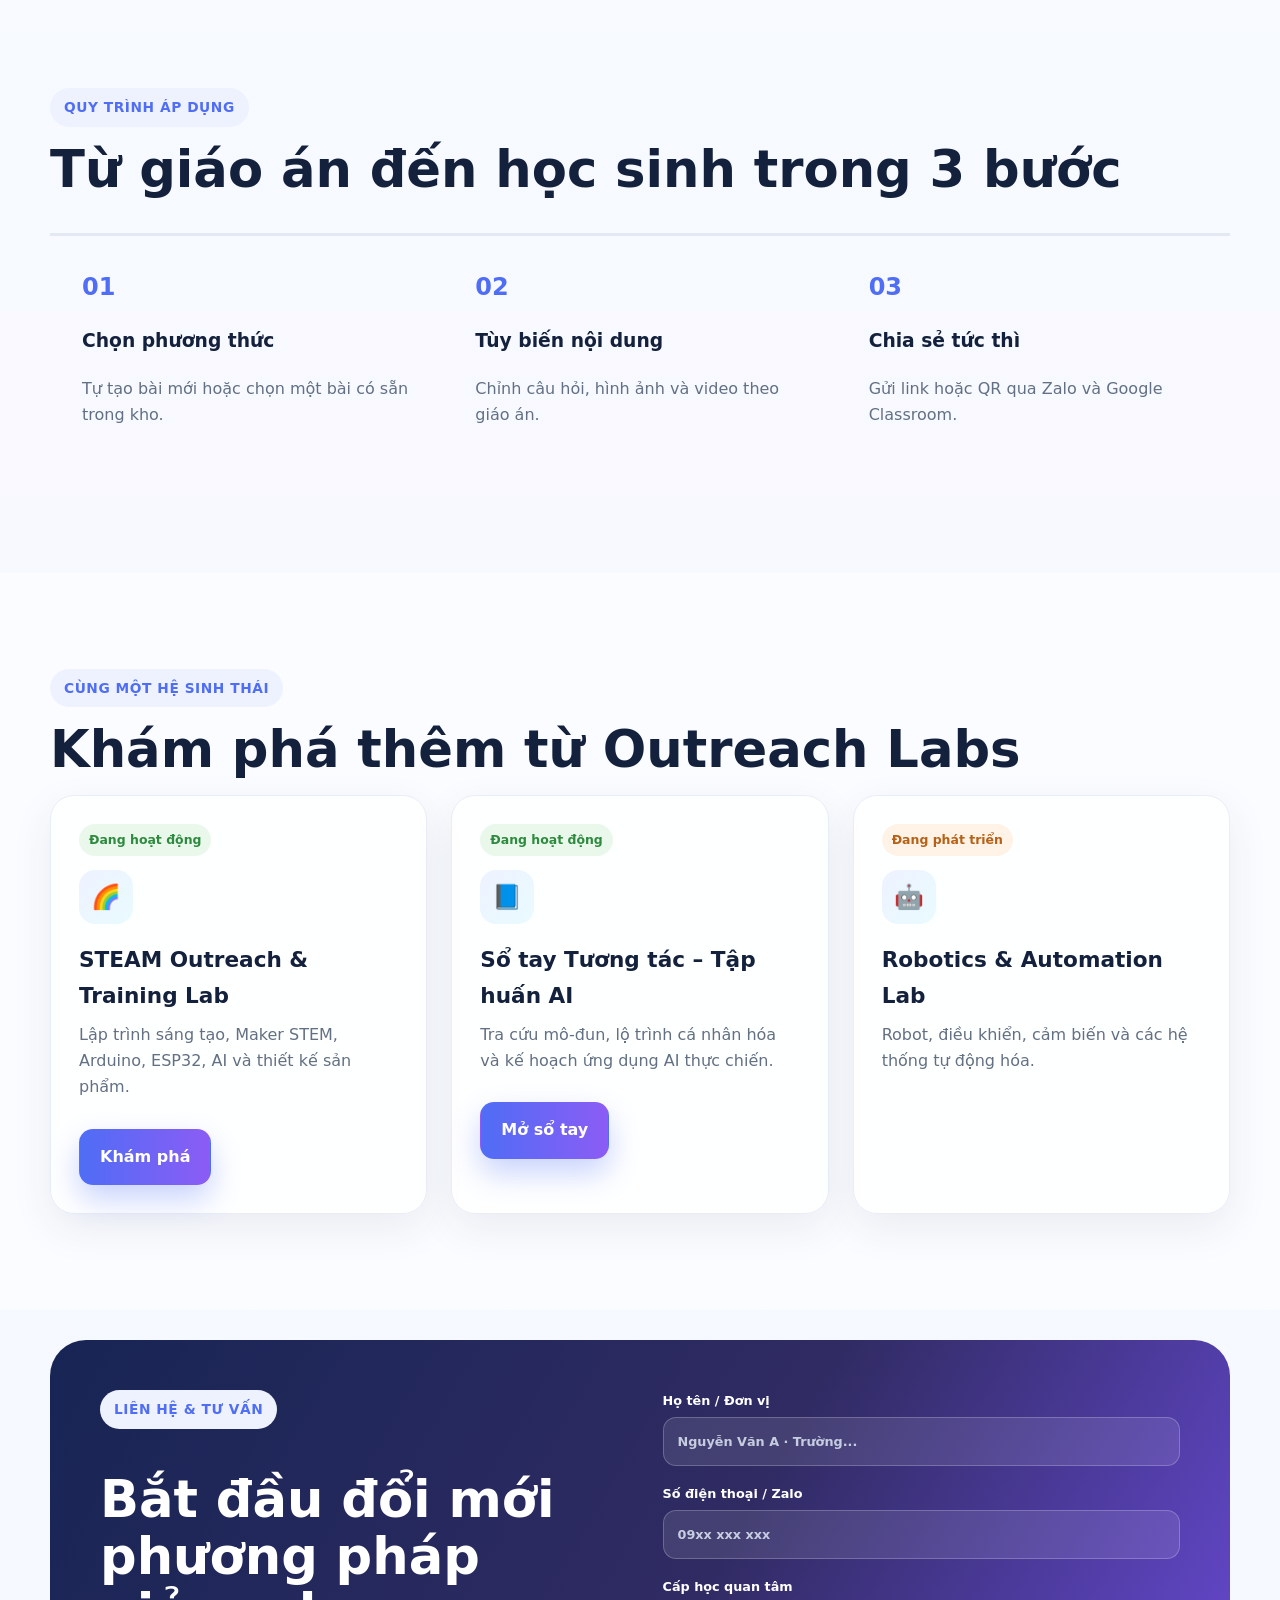
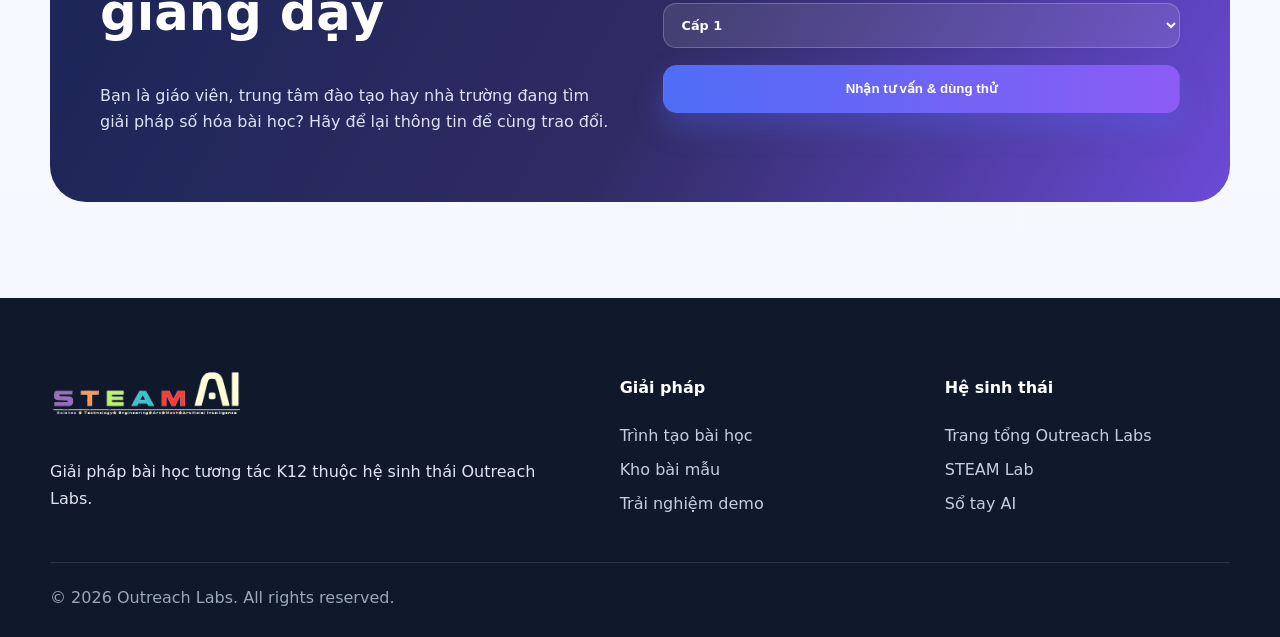
<file: labs/k12-interactive-learning.html>
<!doctype html>
<html lang="vi">
<head>
  <meta charset="utf-8">
  <meta name="viewport" content="width=device-width,initial-scale=1">
  <meta name="description" content="Nền tảng tạo web bài học và bài tập tương tác K12 thuộc hệ sinh thái Outreach Labs.">
  <title>Outreach Labs | Web bài học tương tác K12</title>
  <link rel="stylesheet" href="../css/global.css?v=3">
</head>
<body>
  <nav class="nav"><div class="container nav-inner">
    <a class="brand" href="../index.html"><img src="../assets/images/steam-ai-logo.png" alt="STEAM AI"><span>Outreach Labs</span></a>
    <button class="menu-btn" aria-label="Mở menu" aria-expanded="false">☰</button>
    <div class="nav-links"><a href="../index.html">Hệ thống Lab</a><a class="active" href="#home">Giải pháp K12</a><a href="#authoring">Trình tạo</a><a href="#library">Kho bài mẫu</a><a href="#advantages">Nổi bật</a><a href="#demo">Demo</a><a href="#contact">Liên hệ</a><a class="nav-cta" href="#demo">Xem demo</a></div>
  </div></nav>

  <header class="hero solution-hero" id="home"><div class="container hero-grid">
    <div class="reveal"><span class="eyebrow">Giải pháp giáo dục số · K12</span><h1>Tạo web bài học & <span class="gradient-text">bài tập tương tác</span> không cần biết code</h1><p>Giúp giáo viên Cấp 1 đến Cấp 3 tự thiết kế bài học theo môn, hoặc sử dụng ngay kho bài tập chuẩn hóa có sẵn—trên mọi thiết bị, không cần cài ứng dụng.</p><div class="actions"><a class="btn btn-primary" href="#authoring">Khám phá trình tạo Web →</a><a class="btn btn-ghost" href="#library">Trải nghiệm kho bài mẫu</a></div><div class="hero-proof"><span>✓ Kéo thả trực quan</span><span>✓ Link & QR tức thì</span><span>✓ Tối ưu mọi thiết bị</span></div></div>
    <div class="device-stage reveal" aria-label="Minh họa bài học trên máy tính và điện thoại"><div class="editor-window"><div class="window-bar"><i></i><i></i><i></i><span>Trình tạo bài học</span></div><div class="editor-body"><aside><b>Thành phần</b><span>▣ Văn bản</span><span>▧ Trắc nghiệm</span><span>◉ Kéo thả</span><span>▶ Video</span></aside><div class="lesson-canvas"><small>TOÁN LỚP 2</small><h3>Phép cộng trong phạm vi 100</h3><div class="math-chips"><b>24</b><span>+</span><b>18</b><span>=</span><b>?</b></div><div class="drop-zone">Kéo đáp án vào đây</div></div></div></div><div class="phone-preview"><div class="phone-speaker"></div><small>BÀI CỦA EM</small><strong>24 + 18 = ?</strong><button>42</button><span>Hoàn thành 3/5</span></div></div>
  </div></header>

  <section class="section" id="authoring"><div class="container"><span class="eyebrow">Phân hệ 01 · Authoring tool</span><h2 class="section-title reveal">Một trình tạo, thích ứng từng cấp học</h2><p class="section-lead reveal">Nội dung, thao tác và mức độ tập trung tự điều chỉnh theo độ tuổi—từ trải nghiệm giàu hình ảnh tới cấu trúc đề thi chuyên nghiệp.</p><div class="grade-grid">
    <article class="grade-card grade-primary reveal"><div class="grade-number">01</div><span class="status">Cấp 1 · Lớp 1–5</span><h3>Chạm, nghe và khám phá</h3><p>Màu sắc tươi sáng, chữ dễ đọc, nút chạm lớn và ưu tiên hình ảnh.</p><ul><li>Kéo thả ghép hình và từ</li><li>Đọc đề tự động</li><li>Âm thanh phản hồi đúng/sai</li></ul></article>
    <article class="grade-card grade-secondary reveal"><div class="grade-number">02</div><span class="status">Cấp 2 · Lớp 6–9</span><h3>Trực quan và logic</h3><p>Bố cục rõ ràng, kết hợp infographic, video và hoạt động tương tác.</p><ul><li>Trắc nghiệm và điền từ</li><li>Sơ đồ tư duy tương tác</li><li>Nối cột logic</li></ul></article>
    <article class="grade-card grade-high reveal"><div class="grade-number">03</div><span class="status">Cấp 3 · Lớp 10–12</span><h3>Tập trung và chuyên sâu</h3><p>Giao diện học thuật, hỗ trợ cấu trúc đề thi và nội dung chuyên ngành.</p><ul><li>Công thức LaTeX</li><li>Đếm ngược thời gian</li><li>PDF và nộp ảnh bài làm</li></ul></article>
  </div>
  <div class="subject-panel reveal"><div><span class="eyebrow">Mẫu theo môn học</span><h2>Đúng công cụ cho đúng nội dung</h2><p>Mỗi nhóm môn có bộ thành phần chuyên biệt, sẵn sàng kéo vào bài giảng.</p></div><div class="subject-list"><article><span>∑</span><div><h3>Môn Tự nhiên</h3><p>Đồ thị, bảng tuần hoàn, công thức Toán–Lý–Hóa.</p></div></article><article><span>⌘</span><div><h3>Môn Xã hội</h3><p>Đọc hiểu dài, bản đồ tương tác và câu hỏi mở.</p></div></article><article><span>♫</span><div><h3>Ngoại ngữ</h3><p>Audio nghe, nối câu và ghi âm phát âm.</p></div></article></div></div>
  <div class="publish-flow reveal"><div><b>1</b><h3>Dựng nội dung</h3><p>Kéo thả vào khung.</p></div><span>→</span><div><b>2</b><h3>Xuất bản</h3><p>Nhận link và mã QR.</p></div><span>→</span><div><b>3</b><h3>Gửi học sinh</h3><p>Mở và học ngay.</p></div></div></div></section>

  <section class="section library-section" id="library"><div class="container"><span class="eyebrow">Phân hệ 02 · Content hub</span><h2 class="section-title reveal">Kho bài học dựng sẵn, dùng ngay</h2><p class="section-lead reveal">Lọc nhanh theo cấp học. Các thẻ bên dưới là bản xem trước đại diện cho hệ tài nguyên đa môn.</p><div class="lesson-filters" role="group" aria-label="Lọc bài học"><button class="lesson-filter active" data-grade="all">Tất cả</button><button class="lesson-filter" data-grade="cap1">Cấp 1</button><button class="lesson-filter" data-grade="cap2">Cấp 2</button><button class="lesson-filter" data-grade="cap3">Cấp 3</button></div><div class="lesson-grid">
    <article class="lesson-card" data-grade="cap1"><div class="lesson-cover cover-math"><span>Toán · Lớp 2</span><strong>24 + 18 = ?</strong></div><div class="lesson-info"><h3>Phép cộng có nhớ trong phạm vi 100</h3><p>Đồ họa sinh động, hỗ trợ đọc đề và phản hồi tức thì.</p><button class="text-link" data-demo-grade="cap1">Xem web mẫu →</button></div></article>
    <article class="lesson-card" data-grade="cap1"><div class="lesson-cover cover-language"><span>Tiếng Việt · Lớp 3</span><strong>📖 Ghép từ</strong></div><div class="lesson-info"><h3>Mở rộng vốn từ: Gia đình</h3><p>Nghe, chọn và kéo thả từ vào đúng nhóm nghĩa.</p><button class="text-link" data-demo-grade="cap1">Xem web mẫu →</button></div></article>
    <article class="lesson-card" data-grade="cap2"><div class="lesson-cover cover-english"><span>Tiếng Anh · Lớp 8</span><strong>♫ Listening</strong></div><div class="lesson-info"><h3>Unit 3: Peoples of Viet Nam</h3><p>File nghe, điền từ và chấm điểm trực tiếp.</p><button class="text-link" data-demo-grade="cap2">Xem web mẫu →</button></div></article>
    <article class="lesson-card" data-grade="cap2"><div class="lesson-cover cover-science"><span>KHTN · Lớp 7</span><strong>🌱 Quang hợp</strong></div><div class="lesson-info"><h3>Trao đổi chất ở thực vật</h3><p>Infographic, video ngắn và sơ đồ nối tương tác.</p><button class="text-link" data-demo-grade="cap2">Xem web mẫu →</button></div></article>
    <article class="lesson-card" data-grade="cap3"><div class="lesson-cover cover-physics"><span>Vật lý · Lớp 11</span><strong>x = A cos(ωt + φ)</strong></div><div class="lesson-info"><h3>Ôn tập Dao động điều hòa</h3><p>Công thức chuẩn, câu hỏi phân hóa và lời giải.</p><button class="text-link" data-demo-grade="cap3">Xem web mẫu →</button></div></article>
    <article class="lesson-card" data-grade="cap3"><div class="lesson-cover cover-code"><span>Tin học · Lớp 10</span><strong>&lt;/&gt; Python</strong></div><div class="lesson-info"><h3>Thuật toán và câu lệnh rẽ nhánh</h3><p>Mô phỏng luồng chạy và bài tập viết mã ngắn.</p><button class="text-link" data-demo-grade="cap3">Xem web mẫu →</button></div></article>
  </div></div></section>

  <section class="section" id="advantages"><div class="container"><span class="eyebrow">Giá trị vượt trội</span><h2 class="section-title reveal">Ít thao tác hơn. Nhiều thời gian dạy hơn.</h2><div class="value-grid"><article class="value-card reveal"><div>◎</div><h3>Chuẩn lứa tuổi K12</h3><p>UX/UI phù hợp tâm lý học sinh từ Tiểu học đến THPT.</p></article><article class="value-card reveal"><div>✦</div><h3>Không cần biết code</h3><p>5–10 phút để tạo một web bài học bằng thao tác kéo thả.</p></article><article class="value-card reveal"><div>▣</div><h3>Đa nền tảng</h3><p>Tự tối ưu trên máy tính, máy tính bảng và điện thoại.</p></article><article class="value-card reveal"><div>✓</div><h3>Chấm điểm tự động</h3><p>Phản hồi đáp án và tổng hợp kết quả cho giáo viên.</p></article></div></div></section>

  <section class="section demo-section" id="demo"><div class="container demo-layout"><div><span class="eyebrow">Live interactive demo</span><h2 class="section-title reveal">Xem bài học qua góc nhìn học sinh</h2><p class="section-lead">Chọn cấp học, trả lời câu hỏi và nhận phản hồi đúng/sai ngay lập tức.</p><div class="demo-switch"><button class="demo-grade active" data-demo="cap1">Cấp 1</button><button class="demo-grade" data-demo="cap2">Cấp 2</button><button class="demo-grade" data-demo="cap3">Cấp 3</button></div></div><div class="demo-device reveal"><div class="demo-toolbar"><span></span><span></span><span></span><b id="demo-label">Bài học Cấp 1</b></div><div class="demo-content demo-cap1" id="demo-content"><div class="demo-badge">Toán lớp 2</div><h3 id="demo-title">Chọn đáp án đúng</h3><p id="demo-question">24 + 18 bằng bao nhiêu?</p><div class="demo-answers" id="demo-answers"><button data-answer="0">32</button><button data-answer="1">42</button><button data-answer="2">52</button></div><div class="demo-result" id="demo-result" role="status" aria-live="polite"></div><button class="demo-retry" id="demo-retry" type="button">↻ Làm lại</button><div class="demo-progress"><i></i></div></div></div></div></section>

  <section class="section" id="process"><div class="container"><span class="eyebrow">Quy trình áp dụng</span><h2 class="section-title reveal">Từ giáo án đến học sinh trong 3 bước</h2><div class="process-grid"><article><b>01</b><h3>Chọn phương thức</h3><p>Tự tạo bài mới hoặc chọn một bài có sẵn trong kho.</p></article><article><b>02</b><h3>Tùy biến nội dung</h3><p>Chỉnh câu hỏi, hình ảnh và video theo giáo án.</p></article><article><b>03</b><h3>Chia sẻ tức thì</h3><p>Gửi link hoặc QR qua Zalo và Google Classroom.</p></article></div></div></section>

  <section class="section ecosystem-section" id="ecosystem"><div class="container"><span class="eyebrow">Cùng một hệ sinh thái</span><h2 class="section-title reveal">Khám phá thêm từ Outreach Labs</h2><div class="grid-3"><article class="card reveal"><span class="status">Đang hoạt động</span><div class="icon">🌈</div><h3>STEAM Outreach & Training Lab</h3><p>Lập trình sáng tạo, Maker STEM, Arduino, ESP32, AI và thiết kế sản phẩm.</p><div class="actions"><a class="btn btn-primary" href="steam/index.html">Khám phá</a></div></article><article class="card reveal"><span class="status">Đang hoạt động</span><div class="icon">📘</div><h3>Sổ tay Tương tác – Tập huấn AI</h3><p>Tra cứu mô-đun, lộ trình cá nhân hóa và kế hoạch ứng dụng AI thực chiến.</p><div class="actions"><a class="btn btn-primary" href="interactive-handbook.html">Mở sổ tay</a></div></article><article class="card reveal"><span class="status soon">Đang phát triển</span><div class="icon">🤖</div><h3>Robotics & Automation Lab</h3><p>Robot, điều khiển, cảm biến và các hệ thống tự động hóa.</p></article></div></div></section>

  <section class="section contact-section" id="contact"><div class="container contact-card"><div><span class="eyebrow">Liên hệ & tư vấn</span><h2>Bắt đầu đổi mới phương pháp giảng dạy</h2><p>Bạn là giáo viên, trung tâm đào tạo hay nhà trường đang tìm giải pháp số hóa bài học? Hãy để lại thông tin để cùng trao đổi.</p></div><form class="contact-form" id="contact-form"><label>Họ tên / Đơn vị<input required name="name" placeholder="Nguyễn Văn A · Trường..."></label><label>Số điện thoại / Zalo<input required name="phone" inputmode="tel" placeholder="09xx xxx xxx"></label><label>Cấp học quan tâm<select name="grade"><option>Cấp 1</option><option>Cấp 2</option><option>Cấp 3</option><option>Đa cấp</option></select></label><button class="btn btn-primary" type="submit">Nhận tư vấn & dùng thử</button><p class="form-note" id="form-note" role="status"></p></form></div></section>

  <footer class="footer"><div class="container footer-grid"><div><img src="../assets/images/steam-ai-logo.png" alt="STEAM AI" style="width:190px;filter:brightness(1.2)"><p>Giải pháp bài học tương tác K12 thuộc hệ sinh thái Outreach Labs.</p></div><div><h4>Giải pháp</h4><a href="#authoring">Trình tạo bài học</a><a href="#library">Kho bài mẫu</a><a href="#demo">Trải nghiệm demo</a></div><div><h4>Hệ sinh thái</h4><a href="../index.html">Trang tổng Outreach Labs</a><a href="steam/index.html">STEAM Lab</a><a href="interactive-handbook.html">Sổ tay AI</a></div></div><div class="container footer-bottom">© 2026 Outreach Labs. All rights reserved.</div></footer>
  <button class="backtop" aria-label="Về đầu trang">↑</button><script src="../js/main.js?v=3"></script>
</body>
</html>
</file>
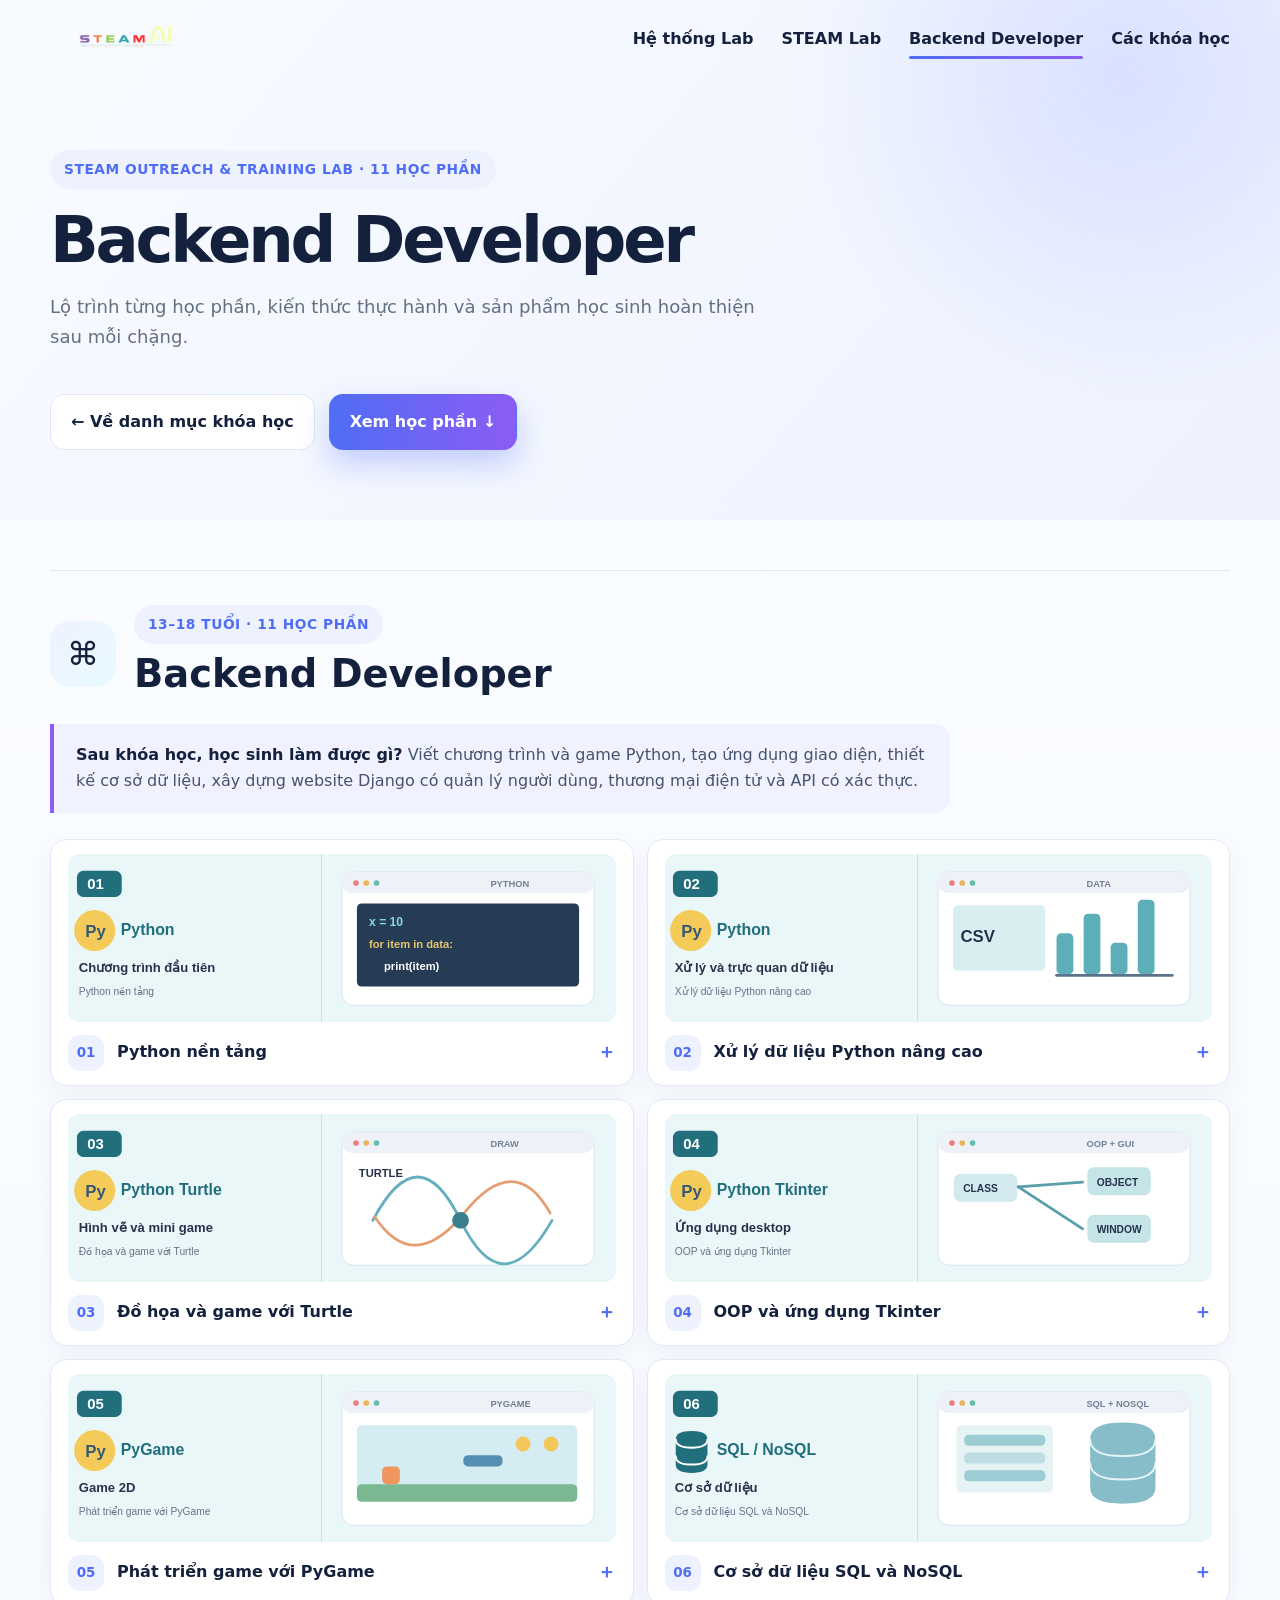
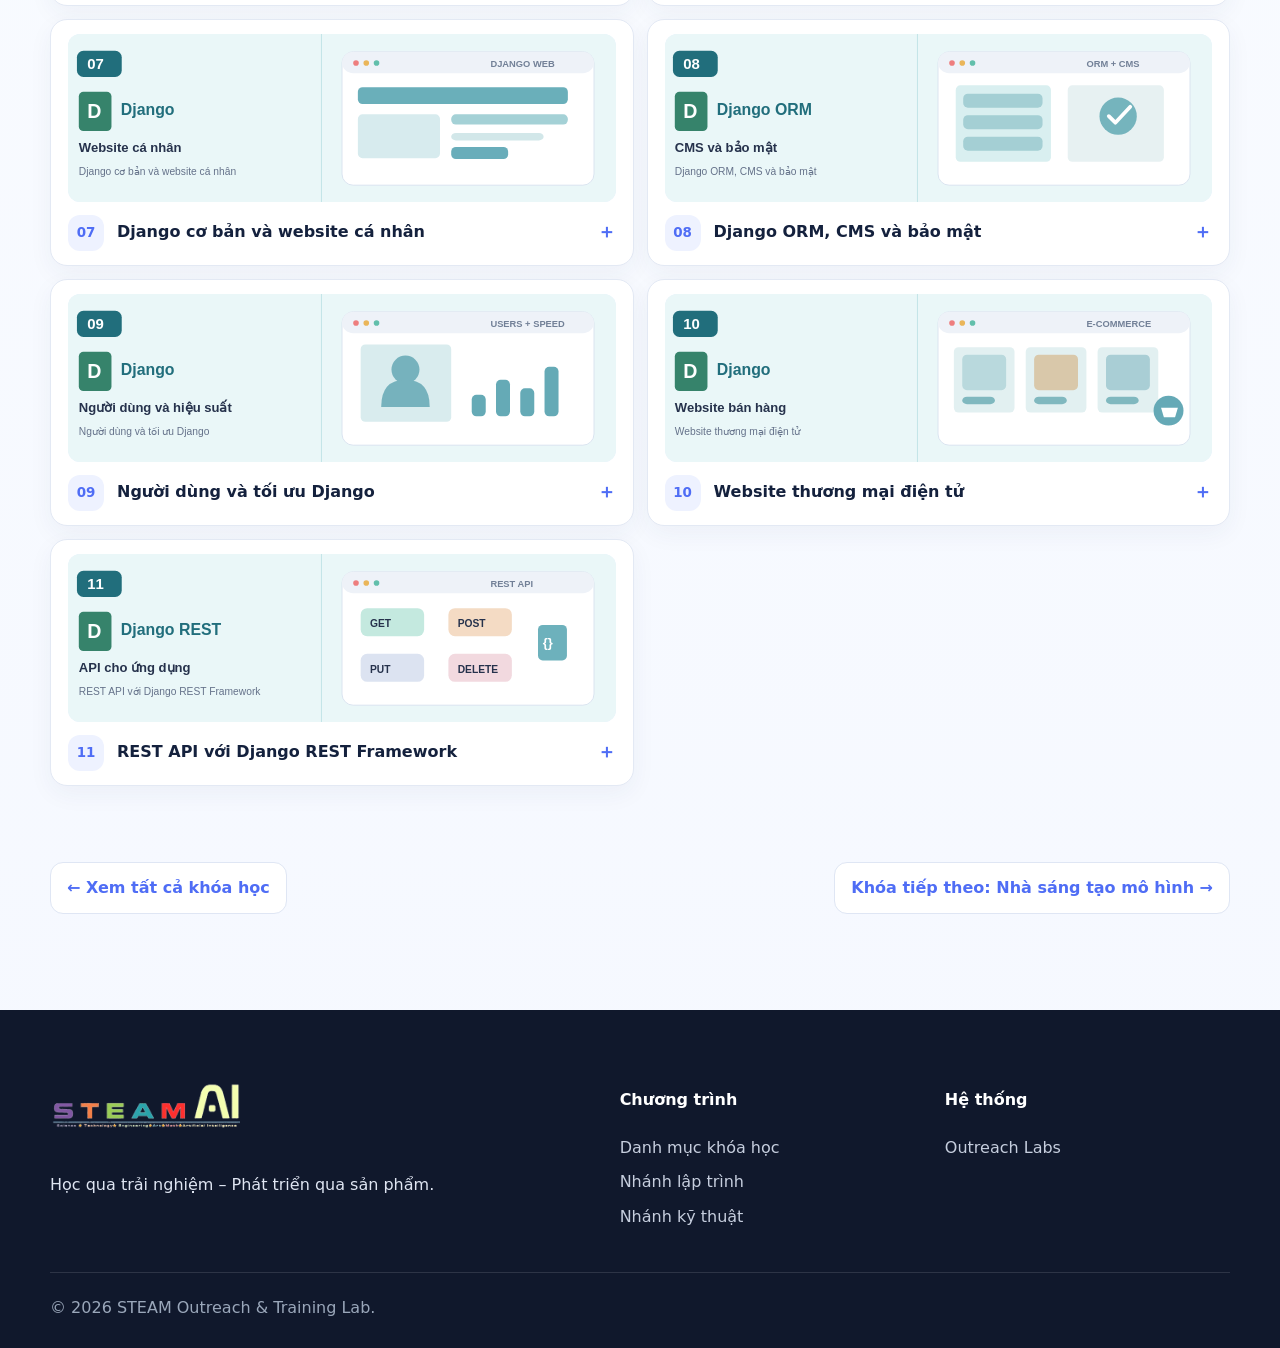
<file: labs/steam/backend-developer.html>
<!doctype html>
<html lang="vi">
<head>
  <meta charset="utf-8">
  <meta name="viewport" content="width=device-width,initial-scale=1">
  <meta name="description" content="Backend Developer: 11 học phần, nội dung và sản phẩm đầu ra tại STEAM Lab.">
  <title>Backend Developer | STEAM Lab</title>
  <link rel="stylesheet" href="../../css/global.css">
</head>
<body>
  <nav class="nav"><div class="container nav-inner"><a class="brand" href="../../index.html"><img src="../../assets/images/steam-ai-logo.png" alt="STEAM AI"></a><button class="menu-btn" aria-label="Mở menu" aria-expanded="false">☰</button><div class="nav-links"><a href="../../index.html">Hệ thống Lab</a><a href="index.html">STEAM Lab</a><a class="active" href="#backend">Backend Developer</a><a href="index.html#courses">Các khóa học</a></div></div></nav>
  <header class="syllabus-hero course-page-hero"><div class="container"><span class="eyebrow">STEAM Outreach & Training Lab · 11 học phần</span><h1>Backend Developer</h1><p>Lộ trình từng học phần, kiến thức thực hành và sản phẩm học sinh hoàn thiện sau mỗi chặng.</p><div class="actions"><a class="btn btn-ghost" href="index.html#courses">← Về danh mục khóa học</a><a class="btn btn-primary" href="#backend">Xem học phần ↓</a></div></div></header>
  <main class="syllabus-main"><div class="container">
<section class="syllabus-course" id="backend"><div class="syllabus-course-heading"><span class="syllabus-icon">⌘</span><div><span class="eyebrow">13–18 tuổi · 11 học phần</span><h2>Backend Developer</h2></div></div><p class="syllabus-result"><strong>Sau khóa học, học sinh làm được gì?</strong> Viết chương trình và game Python, tạo ứng dụng giao diện, thiết kế cơ sở dữ liệu, xây dựng website Django có quản lý người dùng, thương mại điện tử và API có xác thực.</p><ol class="module-list">
      <li><details><summary><b>01</b><span>Python nền tảng</span></summary><p>Học biến, kiểu dữ liệu, if/else, vòng lặp, danh sách, hàm và xử lý lỗi.</p><p><strong>Sản phẩm:</strong> Phần mềm quản lý học sinh cơ bản và ứng dụng nhỏ như game đoán số.</p></details></li>
      <li><details><summary><b>02</b><span>Xử lý dữ liệu Python nâng cao</span></summary><p>Học List Comprehension, Map, Filter, Reduce, Lambda và dữ liệu đa chiều.</p><p><strong>Sản phẩm:</strong> Ứng dụng tổng hợp xử lý danh sách, chuỗi và báo cáo quy trình giải bài toán.</p></details></li>
      <li><details><summary><b>03</b><span>Đồ họa và game với Turtle</span></summary><p>Học thuật toán hình học, sự kiện chuột/bàn phím và đồ họa 2D.</p><p><strong>Sản phẩm:</strong> Game 2D cuối khóa như Snake hoặc Chiến binh không gian.</p></details></li>
      <li><details><summary><b>04</b><span>OOP và ứng dụng Tkinter</span></summary><p>Học lớp, đối tượng, kế thừa, giao diện và lập trình hướng sự kiện.</p><p><strong>Sản phẩm:</strong> Phần mềm giao diện hoàn chỉnh như máy tính bỏ túi hoặc ứng dụng vẽ.</p></details></li>
      <li><details><summary><b>05</b><span>Phát triển game với PyGame</span></summary><p>Học Game Loop, FPS, hoạt ảnh, va chạm, trọng lực và độ khó lũy tiến.</p><p><strong>Sản phẩm:</strong> Game 2D hoàn chỉnh như Snake, xếp gạch, bóng nảy hoặc Flappy Bird.</p></details></li>
      <li><details><summary><b>06</b><span>Cơ sở dữ liệu SQL và NoSQL</span></summary><p>Học mô hình ER, truy vấn, chuẩn hóa, Indexing, Backup/Restore với MySQL/PostgreSQL và MongoDB.</p><p><strong>Sản phẩm:</strong> Hệ thống cơ sở dữ liệu quan hệ và NoSQL cùng sơ đồ ER.</p></details></li>
      <li><details><summary><b>07</b><span>Django cơ bản và website cá nhân</span></summary><p>Học Model, Template, URL, Bootstrap và triển khai web.</p><p><strong>Sản phẩm:</strong> Website thông tin cá nhân được đưa lên server, kèm tài liệu thiết kế.</p></details></li>
      <li><details><summary><b>08</b><span>Django ORM, CMS và bảo mật</span></summary><p>Học ORM, Django Admin, HTTP/HTTPS, xử lý lỗi và phòng chống XSS, CSRF.</p><p><strong>Sản phẩm:</strong> Website có hệ thống quản lý nội dung và các chức năng bảo mật.</p></details></li>
      <li><details><summary><b>09</b><span>Người dùng và tối ưu Django</span></summary><p>Học Forms, đăng ký/đăng nhập, phân quyền, file tĩnh, Caching và tối ưu truy vấn.</p><p><strong>Sản phẩm:</strong> Website quản lý người dùng với chức năng bình luận động.</p></details></li>
      <li><details><summary><b>10</b><span>Website thương mại điện tử</span></summary><p>Học giỏ hàng, đơn hàng, Social Login và tích hợp API thanh toán.</p><p><strong>Sản phẩm:</strong> Website bán hàng có đặt hàng và chức năng thanh toán trực tuyến.</p></details></li>
      <li><details><summary><b>11</b><span>REST API với Django REST Framework</span></summary><p>Học endpoint CRUD, Serializer, JWT, Pagination, Throttling và tài liệu API.</p><p><strong>Sản phẩm:</strong> Hệ thống API có xác thực cùng tài liệu Swagger hoặc Postman.</p></details></li>
    </ol></section>
    <nav class="course-page-next" aria-label="Điều hướng khóa học"><a href="index.html#courses">← Xem tất cả khóa học</a><a href="nha-sang-tao-mo-hinh.html">Khóa tiếp theo: Nhà sáng tạo mô hình →</a></nav>
  </div></main>
  <footer class="footer"><div class="container footer-grid"><div><img src="../../assets/images/steam-ai-logo.png" alt="STEAM AI" style="width:190px"><p>Học qua trải nghiệm – Phát triển qua sản phẩm.</p></div><div><h4>Chương trình</h4><a href="index.html#courses">Danh mục khóa học</a><a href="creative-programming.html">Nhánh lập trình</a><a href="problem-solving.html">Nhánh kỹ thuật</a></div><div><h4>Hệ thống</h4><a href="../../index.html">Outreach Labs</a></div></div><div class="container footer-bottom">© 2026 STEAM Outreach & Training Lab.</div></footer>
  <button class="backtop" aria-label="Về đầu trang">↑</button><script src="../../js/main.js"></script><script src="../../js/steam-module-visuals.js"></script>
</body>
</html>
</file>
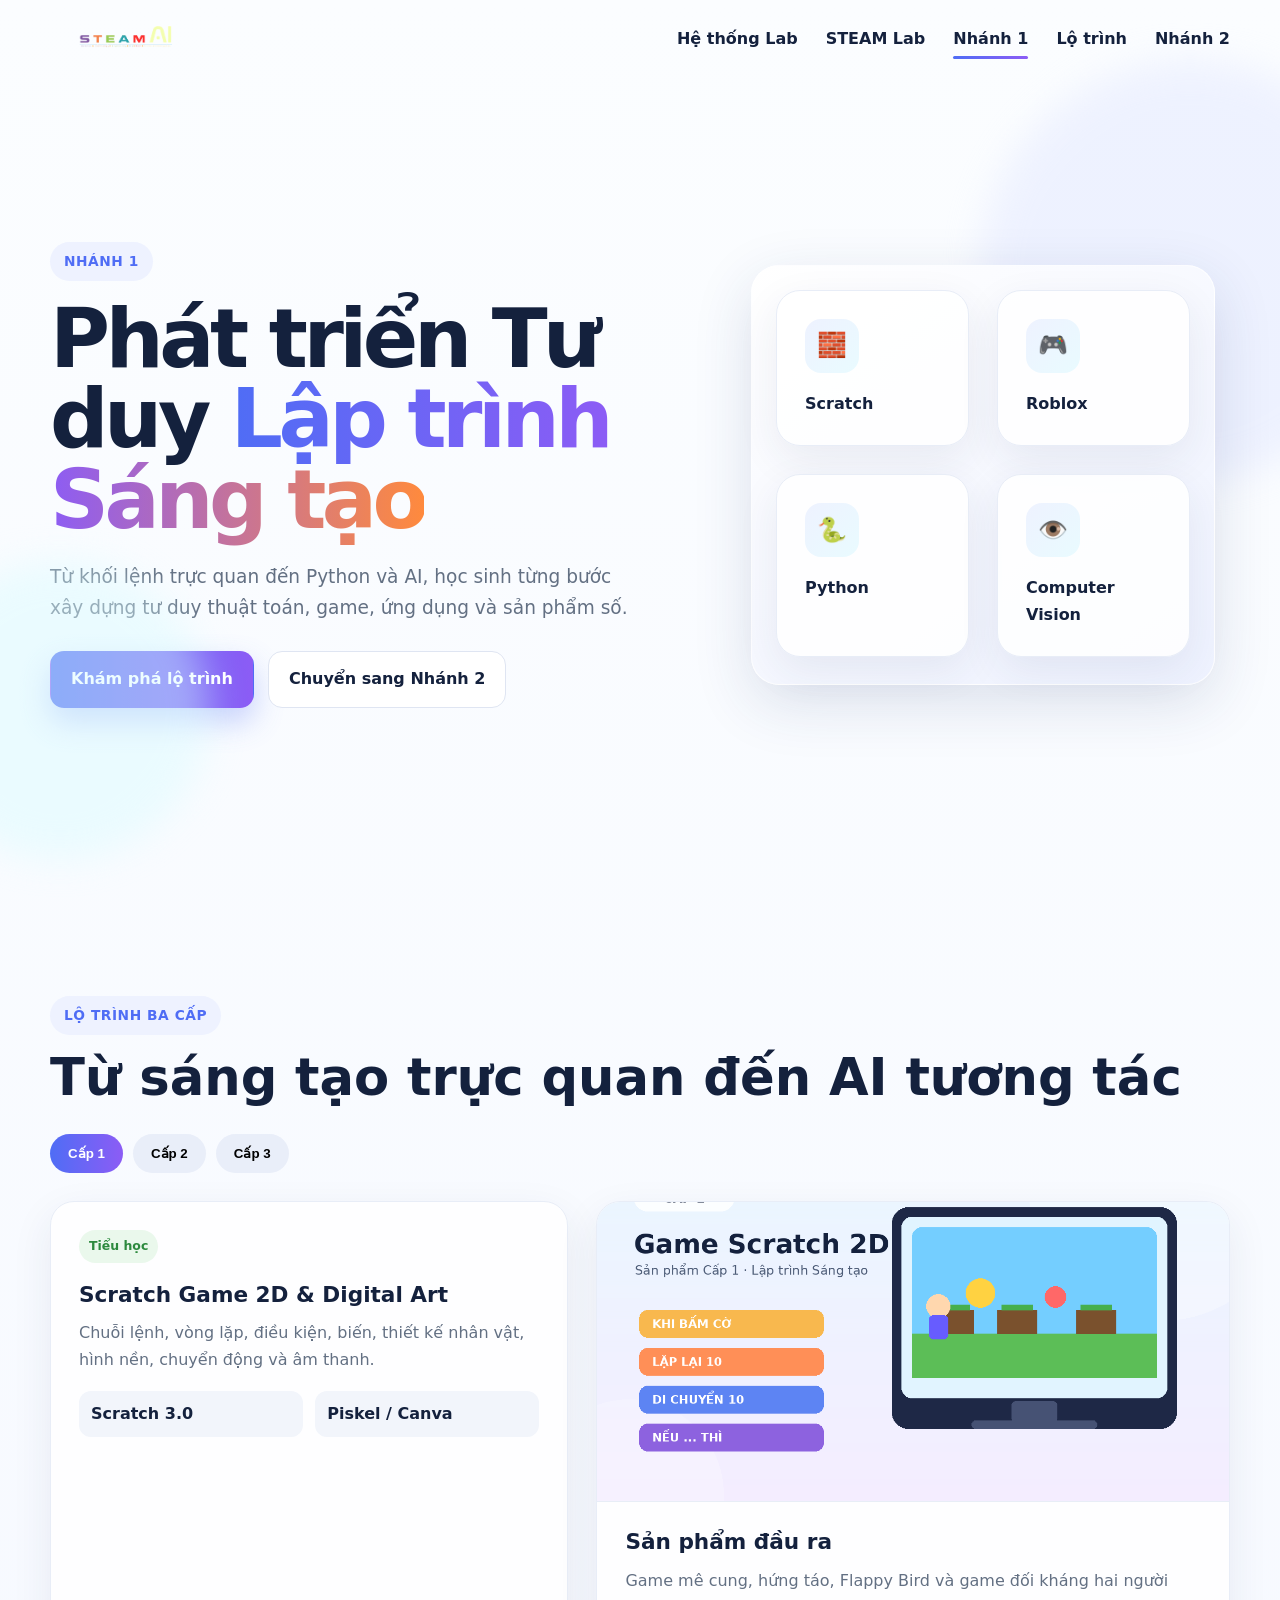
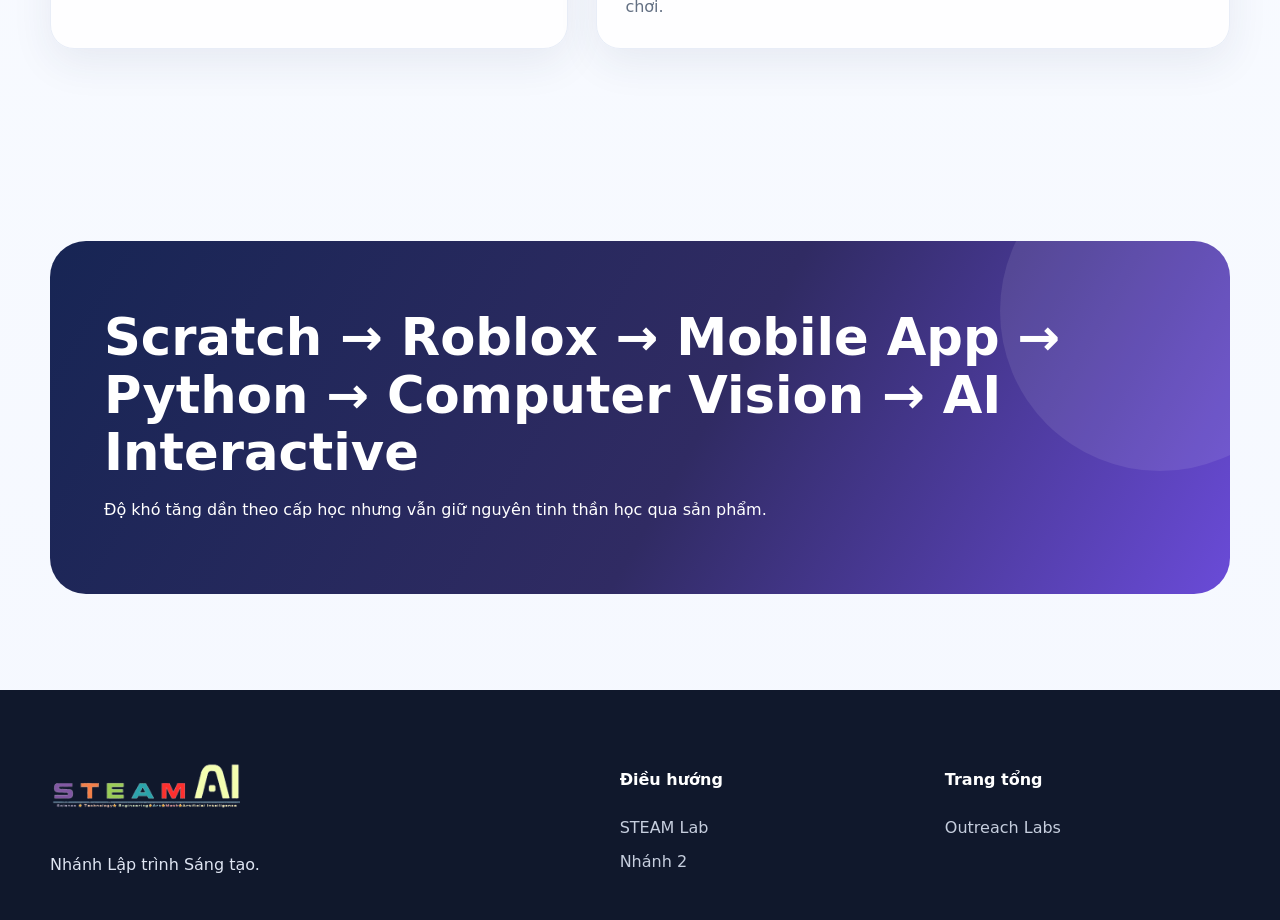
<file: labs/steam/creative-programming.html>
<!doctype html><html lang="vi"><head><meta charset="utf-8"><meta name="viewport" content="width=device-width,initial-scale=1"><title>Nhánh 1 - Lập trình Sáng tạo</title><link rel="stylesheet" href="../../css/global.css"></head><body>
<nav class="nav"><div class="container nav-inner"><a class="brand" href="index.html"><img src="../../assets/images/steam-ai-logo.png" alt="STEAM AI"></a><button class="menu-btn">☰</button><div class="nav-links"><a href="../../index.html">Hệ thống Lab</a><a href="index.html">STEAM Lab</a><a class="active" href="#home">Nhánh 1</a><a href="#roadmap">Lộ trình</a><a href="problem-solving.html">Nhánh 2</a></div></div></nav>
<header class="hero" id="home"><div class="container hero-grid"><div class="reveal"><span class="eyebrow">Nhánh 1</span><h1>Phát triển Tư duy <span class="gradient-text">Lập trình Sáng tạo</span></h1><p>Từ khối lệnh trực quan đến Python và AI, học sinh từng bước xây dựng tư duy thuật toán, game, ứng dụng và sản phẩm số.</p><div class="actions"><a class="btn btn-primary" href="#roadmap">Khám phá lộ trình</a><a class="btn btn-ghost" href="problem-solving.html">Chuyển sang Nhánh 2</a></div></div><div class="visual reveal"><div class="visual-card visual-main"><div class="grid-2"><div class="card"><div class="icon">🧱</div><b>Scratch</b></div><div class="card"><div class="icon">🎮</div><b>Roblox</b></div><div class="card"><div class="icon">🐍</div><b>Python</b></div><div class="card"><div class="icon">👁️</div><b>Computer Vision</b></div></div></div></div></div></header>
<section class="section" id="roadmap"><div class="container"><span class="eyebrow">Lộ trình ba cấp</span><h2 class="section-title reveal">Từ sáng tạo trực quan đến AI tương tác</h2><div class="tabs reveal"><button class="tab-btn active" data-tab="cp1">Cấp 1</button><button class="tab-btn" data-tab="cp2">Cấp 2</button><button class="tab-btn" data-tab="cp3">Cấp 3</button></div><div><div class="tab-panel active" id="cp1"><div class="course-grid"><article class="card"><span class="status">Tiểu học</span><h3>Scratch Game 2D & Digital Art</h3><p>Chuỗi lệnh, vòng lặp, điều kiện, biến, thiết kế nhân vật, hình nền, chuyển động và âm thanh.</p><div class="course-meta"><div class="pill">Scratch 3.0</div><div class="pill">Piskel / Canva</div></div></article><article class="card product-card"><img src="../../assets/images/projects/grade1-scratch-game.png" alt="Game Scratch 2D cấp 1"><h3>Sản phẩm đầu ra</h3><p>Game mê cung, hứng táo, Flappy Bird và game đối kháng hai người chơi.</p></article></div></div><div class="tab-panel" id="cp2"><div class="course-grid"><article class="card"><span class="status">THCS</span><h3>3D Game Development & Mobile App</h3><p>Tọa độ 3D, hàm, sự kiện va chạm, Lua, UI/UX và ứng dụng di động.</p><div class="course-meta"><div class="pill">Roblox Studio</div><div class="pill">MIT App Inventor</div></div></article><article class="card product-card"><img src="../../assets/images/projects/grade2-game-mobile.png" alt="Game 3D và ứng dụng Mobile cấp 2"><h3>Sản phẩm đầu ra</h3><p>Game vượt sa bàn, game sinh tồn và ứng dụng quản lý thời gian hoặc phân loại rác.</p></article></div></div><div class="tab-panel" id="cp3"><div class="course-grid"><article class="card"><span class="status">THPT</span><h3>Python Game, App & AI Interactive</h3><p>OOP, GUI, Pygame, OpenCV, MediaPipe, nhận diện cử chỉ và tương tác không chạm.</p><div class="course-meta"><div class="pill">Python</div><div class="pill">OpenCV / MediaPipe</div></div></article><article class="card product-card"><img src="../../assets/images/projects/grade3-ai-gesture.png" alt="Ứng dụng AI điều khiển bằng cử chỉ cấp 3"><h3>Sản phẩm đầu ra</h3><p>Game điều khiển bằng cử chỉ, ứng dụng tương tác webcam và phòng thí nghiệm ảo.</p></article></div></div></div></div></section>
<section class="section"><div class="container"><div class="band reveal"><h2 class="section-title">Scratch → Roblox → Mobile App → Python → Computer Vision → AI Interactive</h2><p>Độ khó tăng dần theo cấp học nhưng vẫn giữ nguyên tinh thần học qua sản phẩm.</p></div></div></section>
<footer class="footer"><div class="container footer-grid"><div><img src="../../assets/images/steam-ai-logo.png" alt="STEAM AI" style="width:190px"><p>Nhánh Lập trình Sáng tạo.</p></div><div><h4>Điều hướng</h4><a href="index.html">STEAM Lab</a><a href="problem-solving.html">Nhánh 2</a></div><div><h4>Trang tổng</h4><a href="../../index.html">Outreach Labs</a></div></div></footer><button class="backtop">↑</button><script src="../../js/main.js"></script></body></html>
</file>
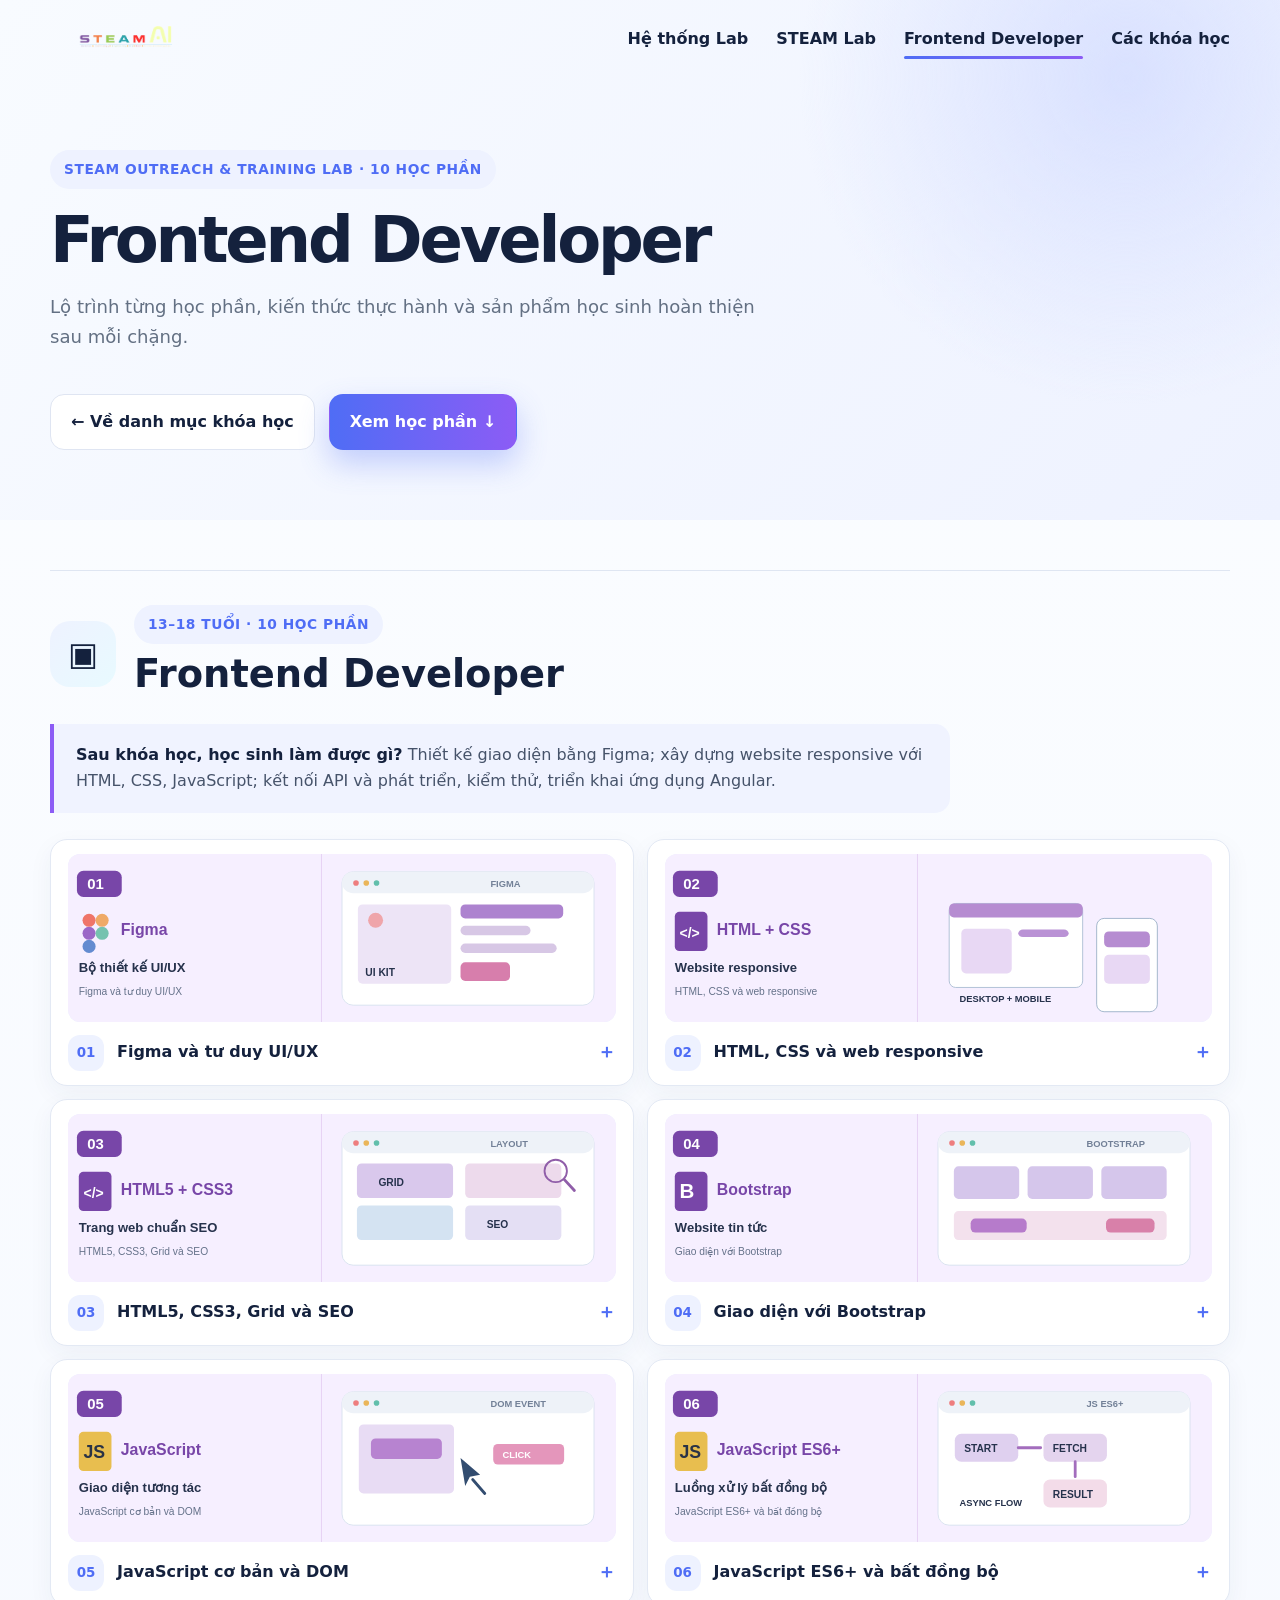
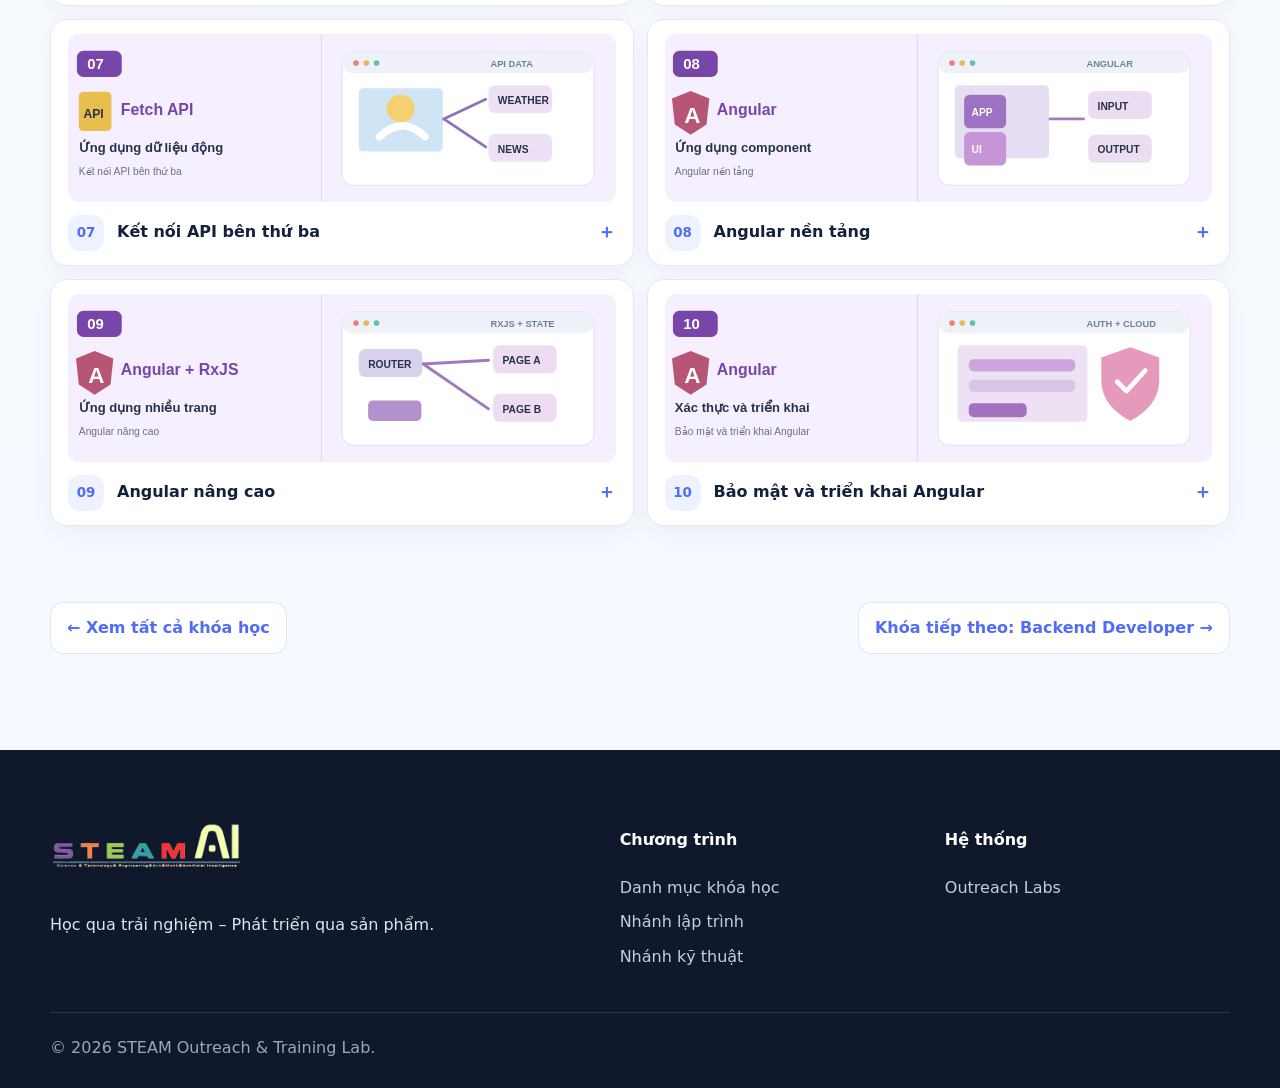
<file: labs/steam/frontend-developer.html>
<!doctype html>
<html lang="vi">
<head>
  <meta charset="utf-8">
  <meta name="viewport" content="width=device-width,initial-scale=1">
  <meta name="description" content="Frontend Developer: 10 học phần, nội dung và sản phẩm đầu ra tại STEAM Lab.">
  <title>Frontend Developer | STEAM Lab</title>
  <link rel="stylesheet" href="../../css/global.css">
</head>
<body>
  <nav class="nav"><div class="container nav-inner"><a class="brand" href="../../index.html"><img src="../../assets/images/steam-ai-logo.png" alt="STEAM AI"></a><button class="menu-btn" aria-label="Mở menu" aria-expanded="false">☰</button><div class="nav-links"><a href="../../index.html">Hệ thống Lab</a><a href="index.html">STEAM Lab</a><a class="active" href="#frontend">Frontend Developer</a><a href="index.html#courses">Các khóa học</a></div></div></nav>
  <header class="syllabus-hero course-page-hero"><div class="container"><span class="eyebrow">STEAM Outreach & Training Lab · 10 học phần</span><h1>Frontend Developer</h1><p>Lộ trình từng học phần, kiến thức thực hành và sản phẩm học sinh hoàn thiện sau mỗi chặng.</p><div class="actions"><a class="btn btn-ghost" href="index.html#courses">← Về danh mục khóa học</a><a class="btn btn-primary" href="#frontend">Xem học phần ↓</a></div></div></header>
  <main class="syllabus-main"><div class="container">
<section class="syllabus-course" id="frontend"><div class="syllabus-course-heading"><span class="syllabus-icon">▣</span><div><span class="eyebrow">13–18 tuổi · 10 học phần</span><h2>Frontend Developer</h2></div></div><p class="syllabus-result"><strong>Sau khóa học, học sinh làm được gì?</strong> Thiết kế giao diện bằng Figma; xây dựng website responsive với HTML, CSS, JavaScript; kết nối API và phát triển, kiểm thử, triển khai ứng dụng Angular.</p><ol class="module-list">
      <li><details><summary><b>01</b><span>Figma và tư duy UI/UX</span></summary><p>Học layout, typography, màu sắc, component và thiết kế nhiều thiết bị.</p><p><strong>Sản phẩm:</strong> Bộ thiết kế UI website, mẫu form, danh sách sản phẩm và tài liệu trình bày dự án.</p></details></li>
      <li><details><summary><b>02</b><span>HTML, CSS và web responsive</span></summary><p>Học cấu trúc HTML, Box Model, Flexbox và cấu hình server ảo.</p><p><strong>Sản phẩm:</strong> Website giới thiệu tổ chức hiển thị tốt trên nhiều thiết bị và chạy trên server ảo.</p></details></li>
      <li><details><summary><b>03</b><span>HTML5, CSS3, Grid và SEO</span></summary><p>Học dàn trang phức tạp, hiệu ứng, gỡ lỗi, SEO và tối ưu hiệu suất.</p><p><strong>Sản phẩm:</strong> Trang web tĩnh phức tạp, chuẩn SEO và tối ưu tốc độ.</p></details></li>
      <li><details><summary><b>04</b><span>Giao diện với Bootstrap</span></summary><p>Học Grid System, Form, Modal, Carousel, media query và CSS tùy chỉnh.</p><p><strong>Sản phẩm:</strong> Website tin tức tương thích di động và máy tính.</p></details></li>
      <li><details><summary><b>05</b><span>JavaScript cơ bản và DOM</span></summary><p>Học biến, vòng lặp, rẽ nhánh, sự kiện và thao tác DOM.</p><p><strong>Sản phẩm:</strong> Website tin tức có hiệu ứng và tương tác JavaScript.</p></details></li>
      <li><details><summary><b>06</b><span>JavaScript ES6+ và bất đồng bộ</span></summary><p>Học Arrow Function, Destructuring, Promise, Async/Await và xử lý lỗi.</p><p><strong>Sản phẩm:</strong> Website có tương tác phức tạp và mã nguồn được tổ chức hiện đại.</p></details></li>
      <li><details><summary><b>07</b><span>Kết nối API bên thứ ba</span></summary><p>Học Fetch API, JSON, AJAX, CORS và RESTful API.</p><p><strong>Sản phẩm:</strong> Ứng dụng web hiển thị dữ liệu động từ API thời tiết, tin tức hoặc nguồn khác.</p></details></li>
      <li><details><summary><b>08</b><span>Angular nền tảng</span></summary><p>Học Component, Data Binding, Input/Output và Lifecycle Hooks.</p><p><strong>Sản phẩm:</strong> Ứng dụng Angular cơ bản hiển thị dữ liệu, xử lý sự kiện và quản lý trạng thái.</p></details></li>
      <li><details><summary><b>09</b><span>Angular nâng cao</span></summary><p>Học Router, RxJS, NgRx, Reactive Forms, Dependency Injection và Unit Test.</p><p><strong>Sản phẩm:</strong> Ứng dụng Angular quy mô lớn, nhiều trang, gọi API và quản lý dữ liệu phức tạp.</p></details></li>
      <li><details><summary><b>10</b><span>Bảo mật và triển khai Angular</span></summary><p>Học Angular Material, JWT/OAuth, SSR và triển khai Cloud/Firebase.</p><p><strong>Sản phẩm:</strong> Hệ thống web có xác thực người dùng được đưa lên Internet, kèm tài liệu và báo cáo kỹ thuật.</p></details></li>
    </ol></section>
    <nav class="course-page-next" aria-label="Điều hướng khóa học"><a href="index.html#courses">← Xem tất cả khóa học</a><a href="backend-developer.html">Khóa tiếp theo: Backend Developer →</a></nav>
  </div></main>
  <footer class="footer"><div class="container footer-grid"><div><img src="../../assets/images/steam-ai-logo.png" alt="STEAM AI" style="width:190px"><p>Học qua trải nghiệm – Phát triển qua sản phẩm.</p></div><div><h4>Chương trình</h4><a href="index.html#courses">Danh mục khóa học</a><a href="creative-programming.html">Nhánh lập trình</a><a href="problem-solving.html">Nhánh kỹ thuật</a></div><div><h4>Hệ thống</h4><a href="../../index.html">Outreach Labs</a></div></div><div class="container footer-bottom">© 2026 STEAM Outreach & Training Lab.</div></footer>
  <button class="backtop" aria-label="Về đầu trang">↑</button><script src="../../js/main.js"></script><script src="../../js/steam-module-visuals.js"></script>
</body>
</html>
</file>
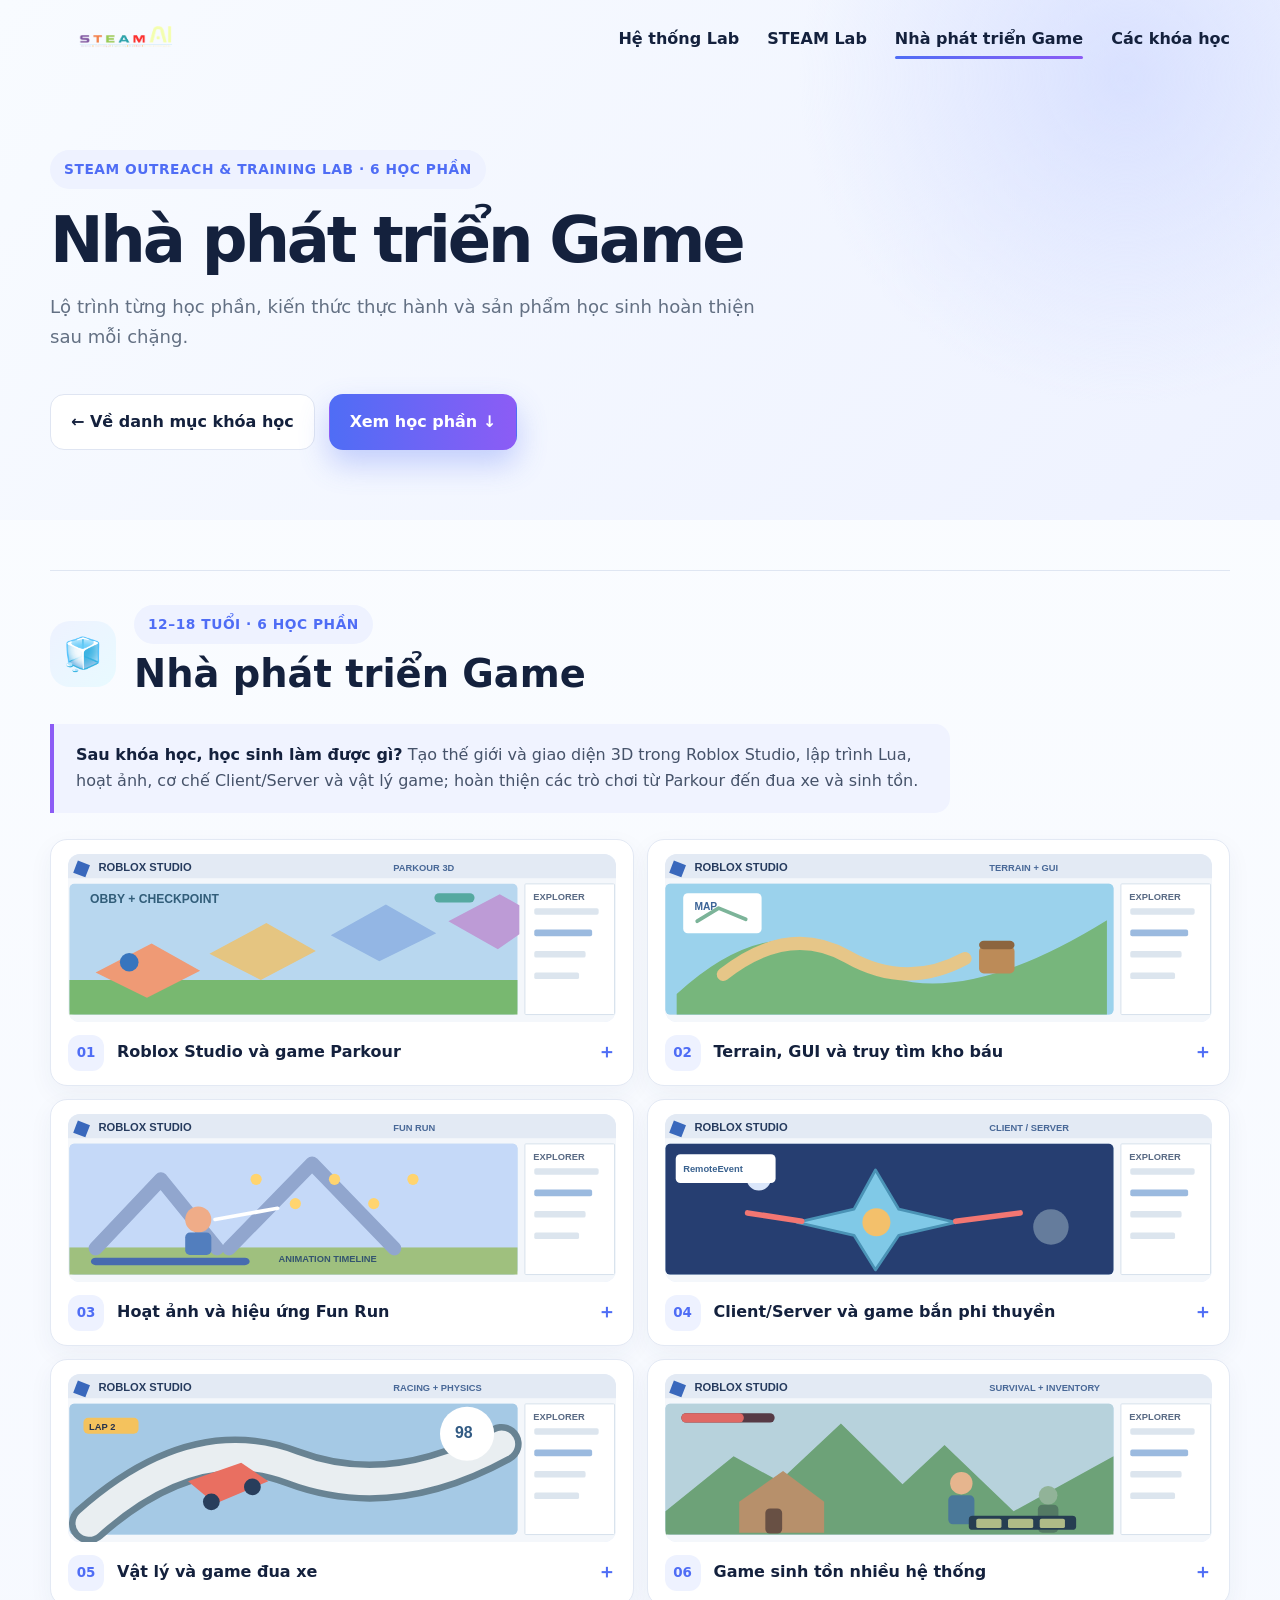
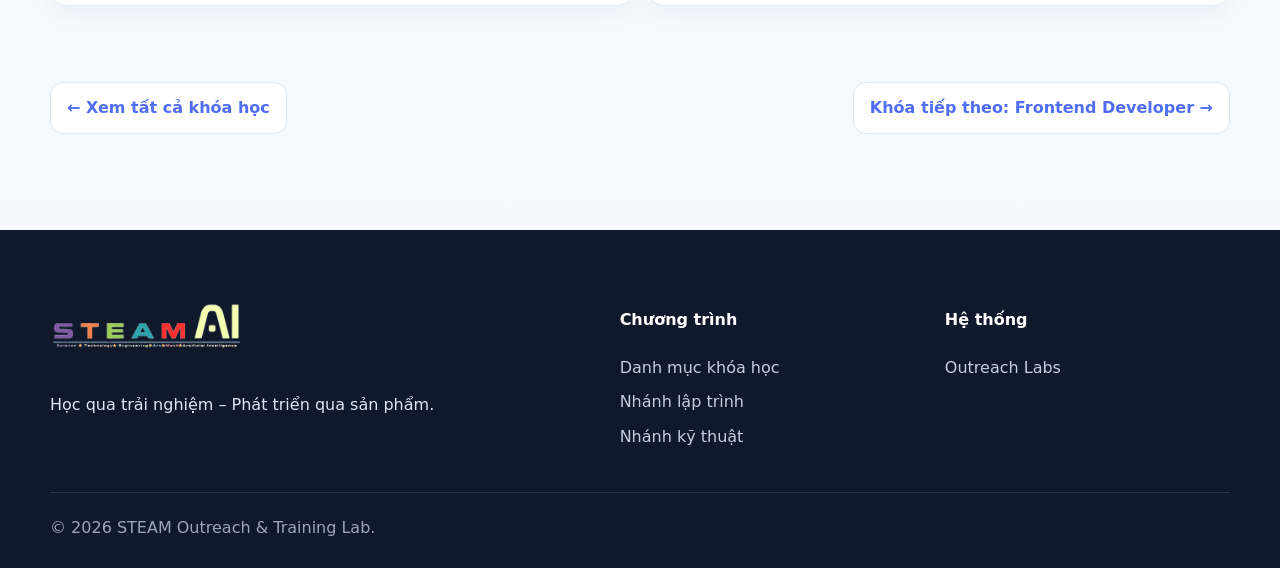
<file: labs/steam/nha-phat-trien-game.html>
<!doctype html>
<html lang="vi">
<head>
  <meta charset="utf-8">
  <meta name="viewport" content="width=device-width,initial-scale=1">
  <meta name="description" content="Nhà phát triển Game: 6 học phần, nội dung và sản phẩm đầu ra tại STEAM Lab.">
  <title>Nhà phát triển Game | STEAM Lab</title>
  <link rel="stylesheet" href="../../css/global.css">
</head>
<body>
  <nav class="nav"><div class="container nav-inner"><a class="brand" href="../../index.html"><img src="../../assets/images/steam-ai-logo.png" alt="STEAM AI"></a><button class="menu-btn" aria-label="Mở menu" aria-expanded="false">☰</button><div class="nav-links"><a href="../../index.html">Hệ thống Lab</a><a href="index.html">STEAM Lab</a><a class="active" href="#roblox">Nhà phát triển Game</a><a href="index.html#courses">Các khóa học</a></div></div></nav>
  <header class="syllabus-hero course-page-hero"><div class="container"><span class="eyebrow">STEAM Outreach & Training Lab · 6 học phần</span><h1>Nhà phát triển Game</h1><p>Lộ trình từng học phần, kiến thức thực hành và sản phẩm học sinh hoàn thiện sau mỗi chặng.</p><div class="actions"><a class="btn btn-ghost" href="index.html#courses">← Về danh mục khóa học</a><a class="btn btn-primary" href="#roblox">Xem học phần ↓</a></div></div></header>
  <main class="syllabus-main"><div class="container">
<section class="syllabus-course" id="roblox"><div class="syllabus-course-heading"><span class="syllabus-icon">🧊</span><div><span class="eyebrow">12–18 tuổi · 6 học phần</span><h2>Nhà phát triển Game</h2></div></div><p class="syllabus-result"><strong>Sau khóa học, học sinh làm được gì?</strong> Tạo thế giới và giao diện 3D trong Roblox Studio, lập trình Lua, hoạt ảnh, cơ chế Client/Server và vật lý game; hoàn thiện các trò chơi từ Parkour đến đua xe và sinh tồn.</p><ol class="module-list">
      <li><details><summary><b>01</b><span>Roblox Studio và game Parkour</span></summary><p>Học không gian 3D, mô hình, hiệu ứng, tọa độ Oxyz và Lua cơ bản.</p><p><strong>Sản phẩm:</strong> Game Obby hoàn chỉnh với bẫy sát thương và điểm lưu Checkpoint.</p></details></li>
      <li><details><summary><b>02</b><span>Terrain, GUI và truy tìm kho báu</span></summary><p>Thiết kế địa hình, giao diện, vật thể TinkerCad và dữ liệu người chơi.</p><p><strong>Sản phẩm:</strong> Game Treasure Hunting có bản đồ 3D và GUI tối ưu.</p></details></li>
      <li><details><summary><b>03</b><span>Hoạt ảnh và hiệu ứng Fun Run</span></summary><p>Học Tween Animation, mảng, hiệu ứng hạt, Lighting và Skybox.</p><p><strong>Sản phẩm:</strong> Game Fun Run có hoạt ảnh nhân vật và môi trường ánh sáng.</p></details></li>
      <li><details><summary><b>04</b><span>Client/Server và game bắn phi thuyền</span></summary><p>Học Camera, CFrame, Remote Event, tối ưu độ trễ và bảo mật game.</p><p><strong>Sản phẩm:</strong> Arcade Game bắn phi thuyền với nhân vật tùy chỉnh và cơ chế Client/Server.</p></details></li>
      <li><details><summary><b>05</b><span>Vật lý và game đua xe</span></summary><p>Học Constraints, hiệu chỉnh xe, vòng đấu, camera và theo dõi thành tích.</p><p><strong>Sản phẩm:</strong> Racing Game nhiều người chơi với chướng ngại vật và hệ thống thành tích.</p></details></li>
      <li><details><summary><b>06</b><span>Game sinh tồn nhiều hệ thống</span></summary><p>Học Game Loop, Asset Manager, phân quyền, minimap và quản lý tài nguyên.</p><p><strong>Sản phẩm:</strong> Game Zombie Royale hoặc Battle Royale có hệ thống xây dựng, nhặt vật phẩm và các giai đoạn chơi.</p></details></li>
    </ol></section>
    <nav class="course-page-next" aria-label="Điều hướng khóa học"><a href="index.html#courses">← Xem tất cả khóa học</a><a href="frontend-developer.html">Khóa tiếp theo: Frontend Developer →</a></nav>
  </div></main>
  <footer class="footer"><div class="container footer-grid"><div><img src="../../assets/images/steam-ai-logo.png" alt="STEAM AI" style="width:190px"><p>Học qua trải nghiệm – Phát triển qua sản phẩm.</p></div><div><h4>Chương trình</h4><a href="index.html#courses">Danh mục khóa học</a><a href="creative-programming.html">Nhánh lập trình</a><a href="problem-solving.html">Nhánh kỹ thuật</a></div><div><h4>Hệ thống</h4><a href="../../index.html">Outreach Labs</a></div></div><div class="container footer-bottom">© 2026 STEAM Outreach & Training Lab.</div></footer>
  <button class="backtop" aria-label="Về đầu trang">↑</button><script src="../../js/main.js"></script><script src="../../js/steam-module-visuals.js"></script>
</body>
</html>
</file>
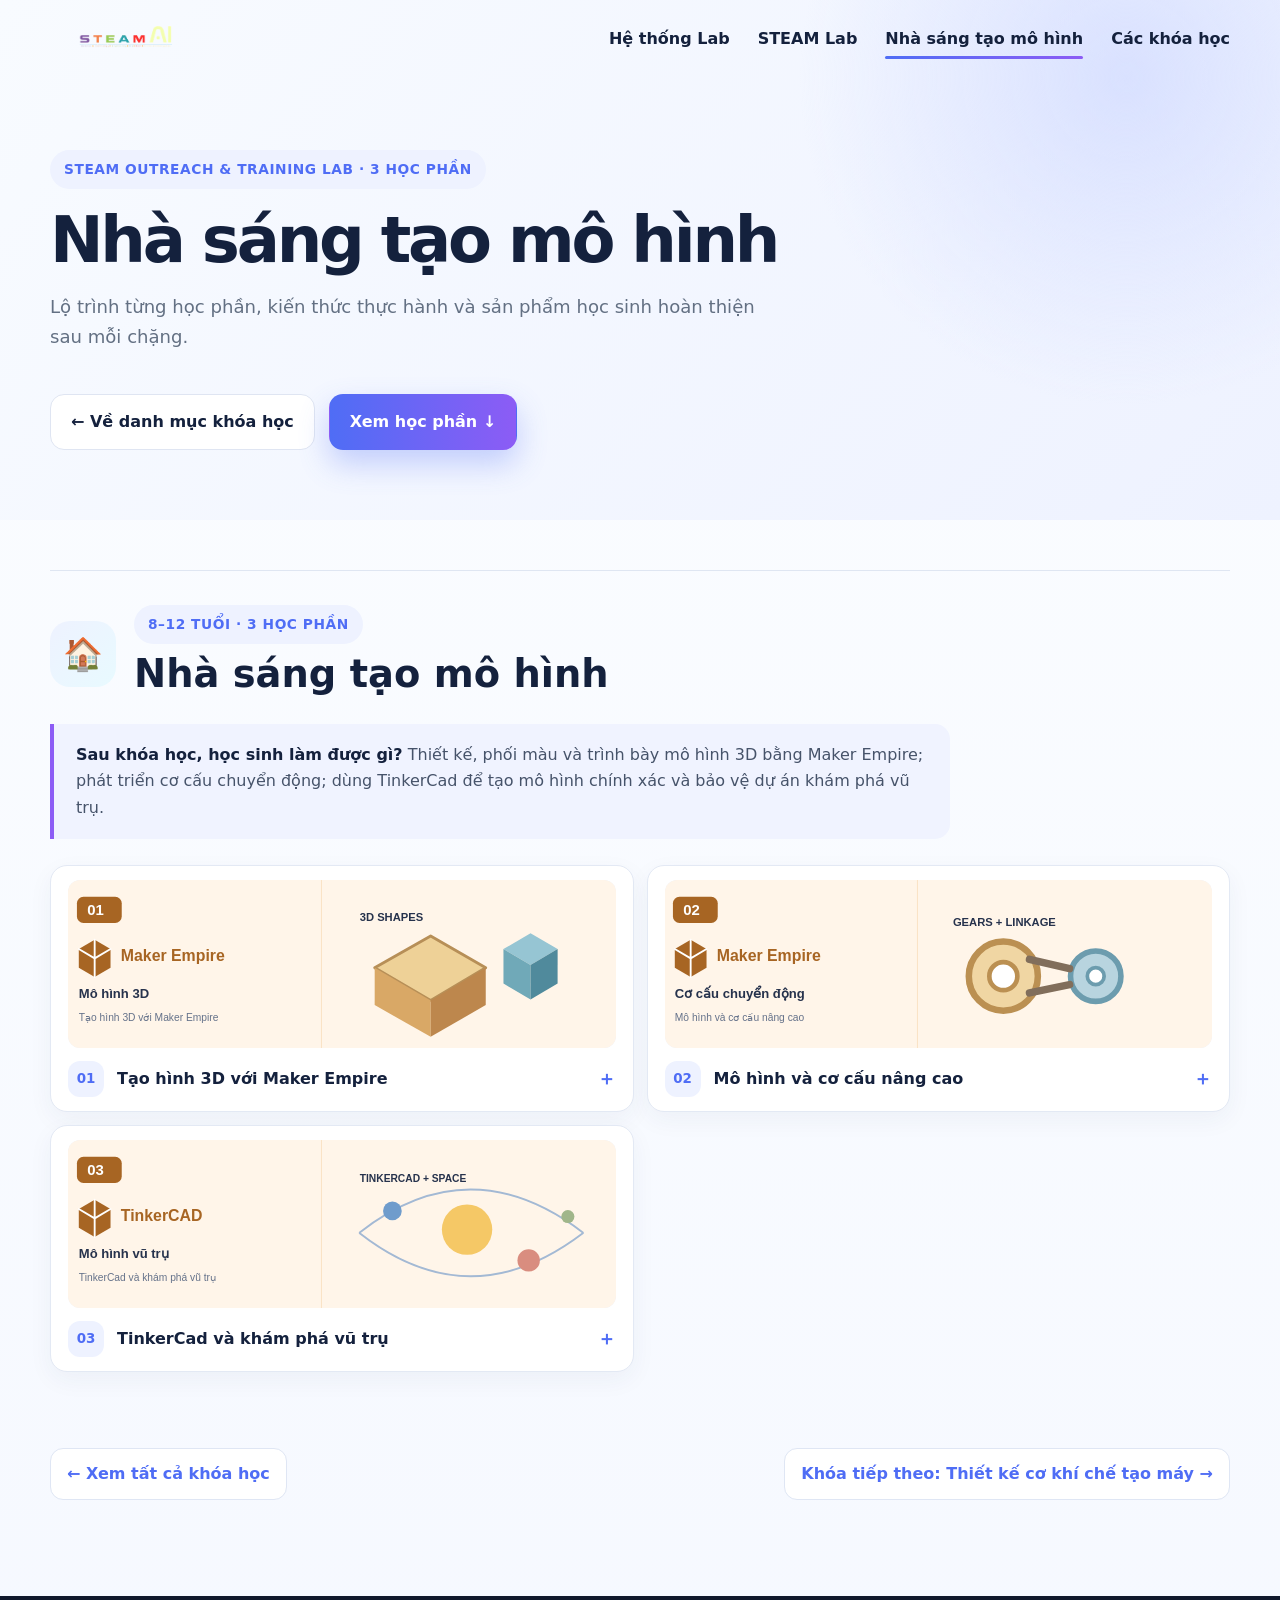
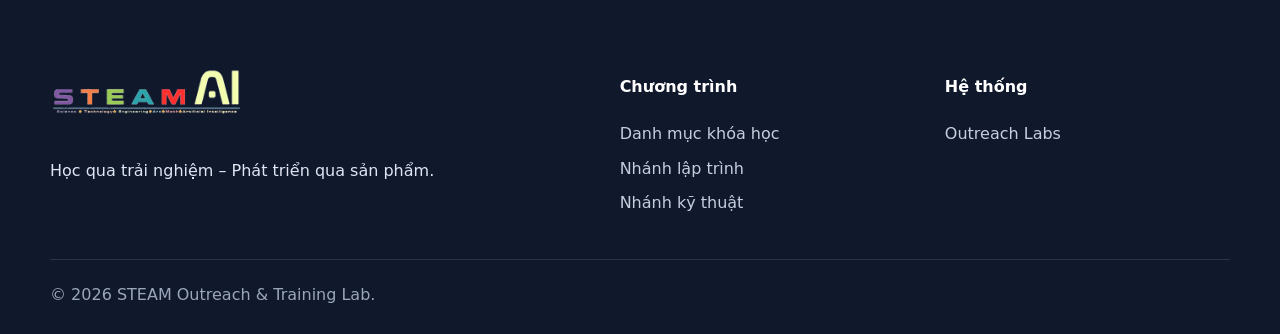
<file: labs/steam/nha-sang-tao-mo-hinh.html>
<!doctype html>
<html lang="vi">
<head>
  <meta charset="utf-8">
  <meta name="viewport" content="width=device-width,initial-scale=1">
  <meta name="description" content="Nhà sáng tạo mô hình: 3 học phần, nội dung và sản phẩm đầu ra tại STEAM Lab.">
  <title>Nhà sáng tạo mô hình | STEAM Lab</title>
  <link rel="stylesheet" href="../../css/global.css">
</head>
<body>
  <nav class="nav"><div class="container nav-inner"><a class="brand" href="../../index.html"><img src="../../assets/images/steam-ai-logo.png" alt="STEAM AI"></a><button class="menu-btn" aria-label="Mở menu" aria-expanded="false">☰</button><div class="nav-links"><a href="../../index.html">Hệ thống Lab</a><a href="index.html">STEAM Lab</a><a class="active" href="#maker">Nhà sáng tạo mô hình</a><a href="index.html#courses">Các khóa học</a></div></div></nav>
  <header class="syllabus-hero course-page-hero"><div class="container"><span class="eyebrow">STEAM Outreach & Training Lab · 3 học phần</span><h1>Nhà sáng tạo mô hình</h1><p>Lộ trình từng học phần, kiến thức thực hành và sản phẩm học sinh hoàn thiện sau mỗi chặng.</p><div class="actions"><a class="btn btn-ghost" href="index.html#courses">← Về danh mục khóa học</a><a class="btn btn-primary" href="#maker">Xem học phần ↓</a></div></div></header>
  <main class="syllabus-main"><div class="container">
<section class="syllabus-course" id="maker"><div class="syllabus-course-heading"><span class="syllabus-icon">🏠</span><div><span class="eyebrow">8–12 tuổi · 3 học phần</span><h2>Nhà sáng tạo mô hình</h2></div></div><p class="syllabus-result"><strong>Sau khóa học, học sinh làm được gì?</strong> Thiết kế, phối màu và trình bày mô hình 3D bằng Maker Empire; phát triển cơ cấu chuyển động; dùng TinkerCad để tạo mô hình chính xác và bảo vệ dự án khám phá vũ trụ.</p><ol class="module-list">
      <li><details><summary><b>01</b><span>Tạo hình 3D với Maker Empire</span></summary><p>Học không gian 3D, hình khối, màu sắc, ánh sáng và phân tích cấu trúc.</p><p><strong>Sản phẩm:</strong> Mô hình ngôi nhà, kim tự tháp, đấu trường La Mã và dự án 3D theo nhóm.</p></details></li>
      <li><details><summary><b>02</b><span>Mô hình và cơ cấu nâng cao</span></summary><p>Học tách khối, thiết kế mê cung, bánh răng, động cơ và xuất dữ liệu 3D.</p><p><strong>Sản phẩm:</strong> Dự án 3D nâng cao như mê cung, kỳ quan thế giới hoặc cơ cấu chuyển động.</p></details></li>
      <li><details><summary><b>03</b><span>TinkerCad và khám phá vũ trụ</span></summary><p>Học Group, Align, Mirror và tạo mô hình đối xứng chính xác.</p><p><strong>Sản phẩm:</strong> Thiết bị hoặc căn cứ không gian 3D như radar, trạm ISS, tàu con thoi hoặc robot thám hiểm.</p></details></li>
    </ol></section>
    <nav class="course-page-next" aria-label="Điều hướng khóa học"><a href="index.html#courses">← Xem tất cả khóa học</a><a href="thiet-ke-co-khi-che-tao-may.html">Khóa tiếp theo: Thiết kế cơ khí chế tạo máy →</a></nav>
  </div></main>
  <footer class="footer"><div class="container footer-grid"><div><img src="../../assets/images/steam-ai-logo.png" alt="STEAM AI" style="width:190px"><p>Học qua trải nghiệm – Phát triển qua sản phẩm.</p></div><div><h4>Chương trình</h4><a href="index.html#courses">Danh mục khóa học</a><a href="creative-programming.html">Nhánh lập trình</a><a href="problem-solving.html">Nhánh kỹ thuật</a></div><div><h4>Hệ thống</h4><a href="../../index.html">Outreach Labs</a></div></div><div class="container footer-bottom">© 2026 STEAM Outreach & Training Lab.</div></footer>
  <button class="backtop" aria-label="Về đầu trang">↑</button><script src="../../js/main.js"></script><script src="../../js/steam-module-visuals.js"></script>
</body>
</html>
</file>
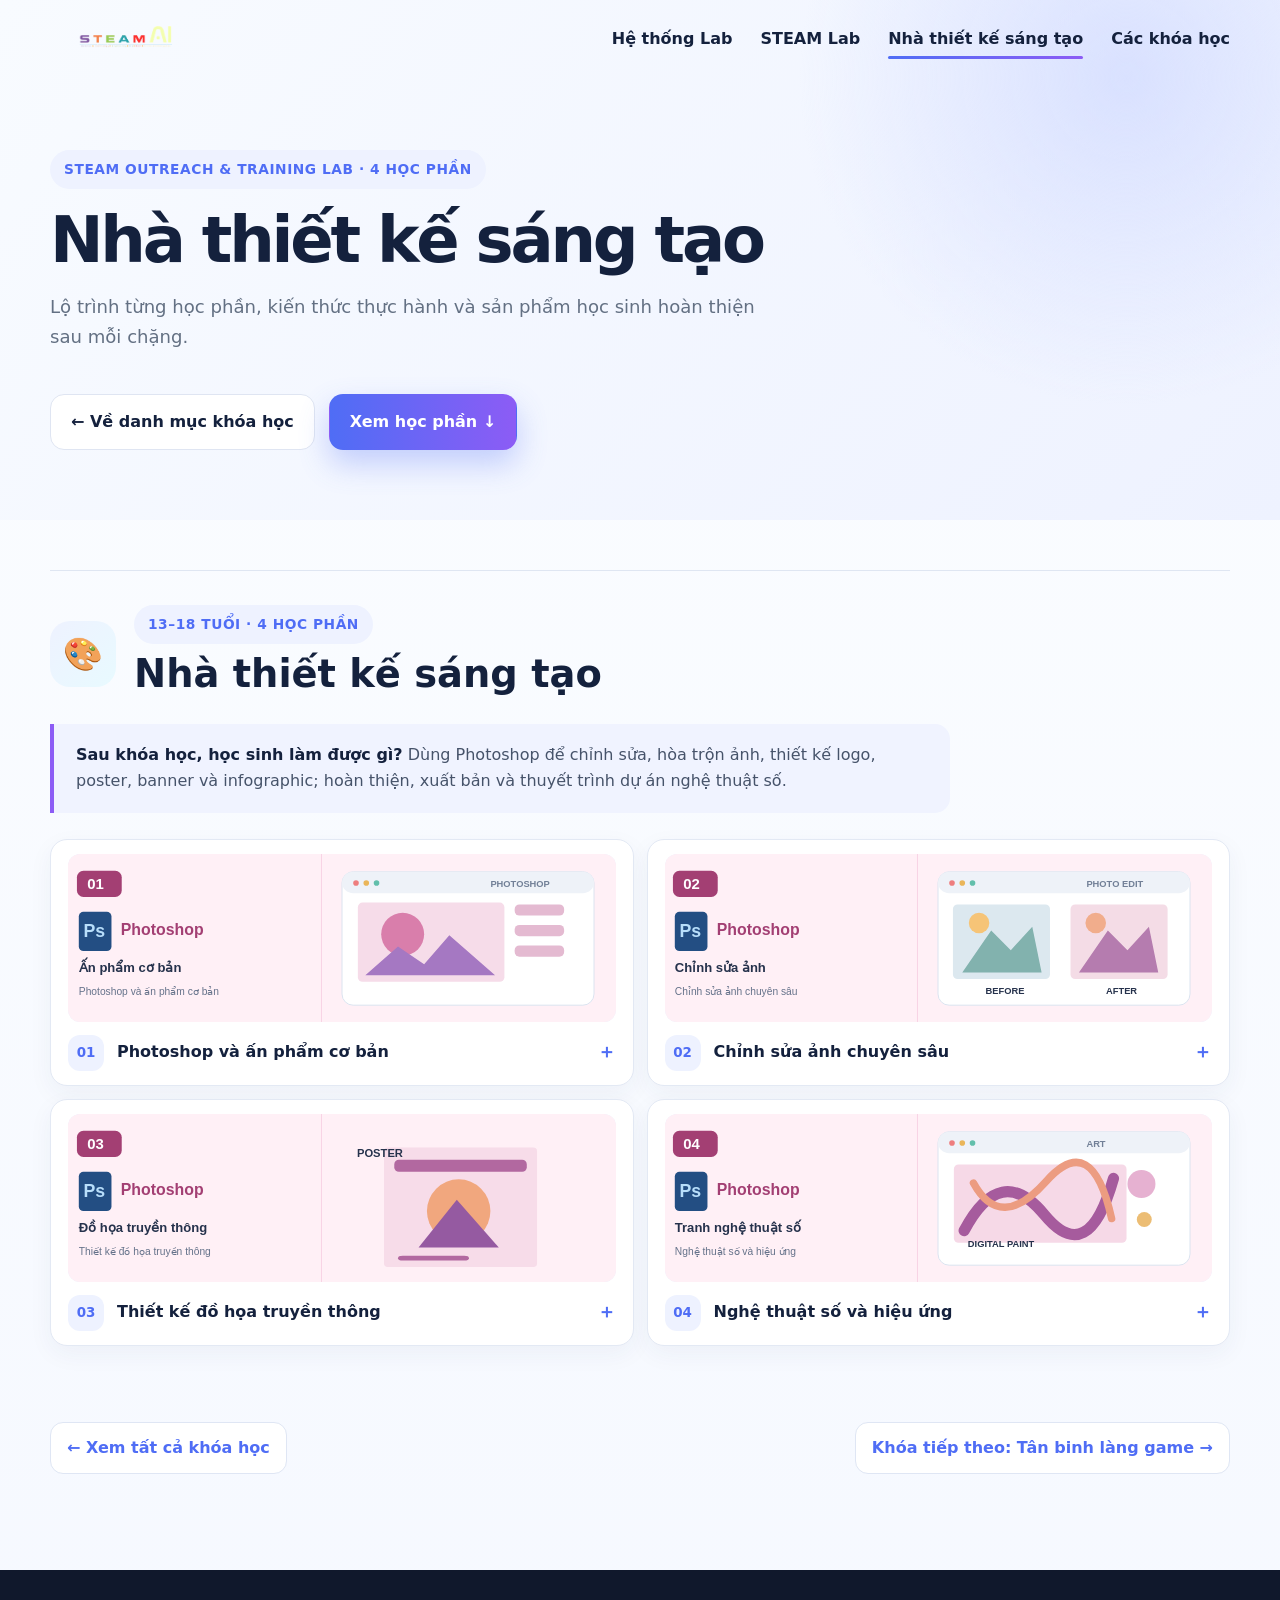
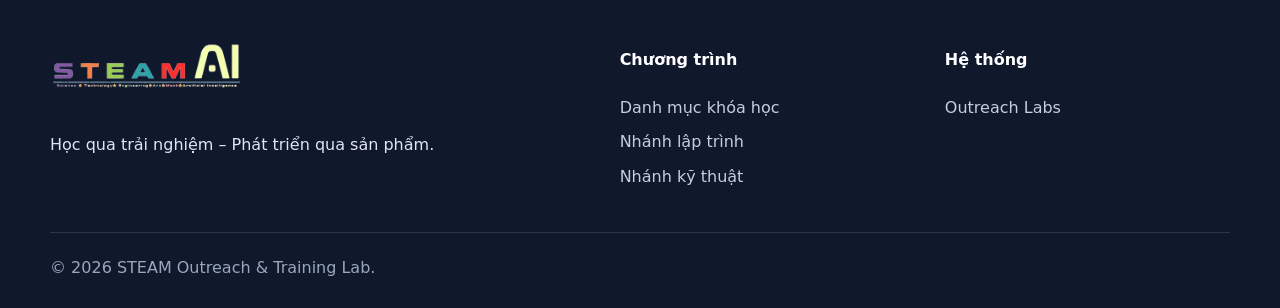
<file: labs/steam/nha-thiet-ke-sang-tao.html>
<!doctype html>
<html lang="vi">
<head>
  <meta charset="utf-8">
  <meta name="viewport" content="width=device-width,initial-scale=1">
  <meta name="description" content="Nhà thiết kế sáng tạo: 4 học phần, nội dung và sản phẩm đầu ra tại STEAM Lab.">
  <title>Nhà thiết kế sáng tạo | STEAM Lab</title>
  <link rel="stylesheet" href="../../css/global.css">
</head>
<body>
  <nav class="nav"><div class="container nav-inner"><a class="brand" href="../../index.html"><img src="../../assets/images/steam-ai-logo.png" alt="STEAM AI"></a><button class="menu-btn" aria-label="Mở menu" aria-expanded="false">☰</button><div class="nav-links"><a href="../../index.html">Hệ thống Lab</a><a href="index.html">STEAM Lab</a><a class="active" href="#design">Nhà thiết kế sáng tạo</a><a href="index.html#courses">Các khóa học</a></div></div></nav>
  <header class="syllabus-hero course-page-hero"><div class="container"><span class="eyebrow">STEAM Outreach & Training Lab · 4 học phần</span><h1>Nhà thiết kế sáng tạo</h1><p>Lộ trình từng học phần, kiến thức thực hành và sản phẩm học sinh hoàn thiện sau mỗi chặng.</p><div class="actions"><a class="btn btn-ghost" href="index.html#courses">← Về danh mục khóa học</a><a class="btn btn-primary" href="#design">Xem học phần ↓</a></div></div></header>
  <main class="syllabus-main"><div class="container">
<section class="syllabus-course" id="design"><div class="syllabus-course-heading"><span class="syllabus-icon">🎨</span><div><span class="eyebrow">13–18 tuổi · 4 học phần</span><h2>Nhà thiết kế sáng tạo</h2></div></div><p class="syllabus-result"><strong>Sau khóa học, học sinh làm được gì?</strong> Dùng Photoshop để chỉnh sửa, hòa trộn ảnh, thiết kế logo, poster, banner và infographic; hoàn thiện, xuất bản và thuyết trình dự án nghệ thuật số.</p><ol class="module-list">
      <li><details><summary><b>01</b><span>Photoshop và ấn phẩm cơ bản</span></summary><p>Học cắt ghép, retouch, blend màu, bố cục và xử lý hình ảnh.</p><p><strong>Sản phẩm:</strong> Dự án chỉnh sửa ảnh, poster, banner, mockup hoặc ảnh nghệ thuật.</p></details></li>
      <li><details><summary><b>02</b><span>Chỉnh sửa ảnh chuyên sâu</span></summary><p>Học Smart Object, retouch chân dung, ánh sáng và Blending Modes.</p><p><strong>Sản phẩm:</strong> Dự án hòa trộn ảnh với tác phẩm mockup, double exposure hoặc màu vintage.</p></details></li>
      <li><details><summary><b>03</b><span>Thiết kế đồ họa truyền thông</span></summary><p>Học Shape, Pen Tool, Brush, Pattern/Texture và xuất file CMYK/RGB.</p><p><strong>Sản phẩm:</strong> Bộ ấn phẩm như logo, poster, banner web, infographic hoặc thiệp mời.</p></details></li>
      <li><details><summary><b>04</b><span>Nghệ thuật số và hiệu ứng</span></summary><p>Học Masking, Dodge & Burn, Double Exposure, Glitch và màu sắc nâng cao.</p><p><strong>Sản phẩm:</strong> Dự án nghệ thuật số hoàn chỉnh như ảnh phơi sáng kép, phân tán, ảnh 3D hoặc màu phim retro.</p></details></li>
    </ol></section>
    <nav class="course-page-next" aria-label="Điều hướng khóa học"><a href="index.html#courses">← Xem tất cả khóa học</a><a href="tan-binh-lang-game.html">Khóa tiếp theo: Tân binh làng game →</a></nav>
  </div></main>
  <footer class="footer"><div class="container footer-grid"><div><img src="../../assets/images/steam-ai-logo.png" alt="STEAM AI" style="width:190px"><p>Học qua trải nghiệm – Phát triển qua sản phẩm.</p></div><div><h4>Chương trình</h4><a href="index.html#courses">Danh mục khóa học</a><a href="creative-programming.html">Nhánh lập trình</a><a href="problem-solving.html">Nhánh kỹ thuật</a></div><div><h4>Hệ thống</h4><a href="../../index.html">Outreach Labs</a></div></div><div class="container footer-bottom">© 2026 STEAM Outreach & Training Lab.</div></footer>
  <button class="backtop" aria-label="Về đầu trang">↑</button><script src="../../js/main.js"></script><script src="../../js/steam-module-visuals.js"></script>
</body>
</html>
</file>
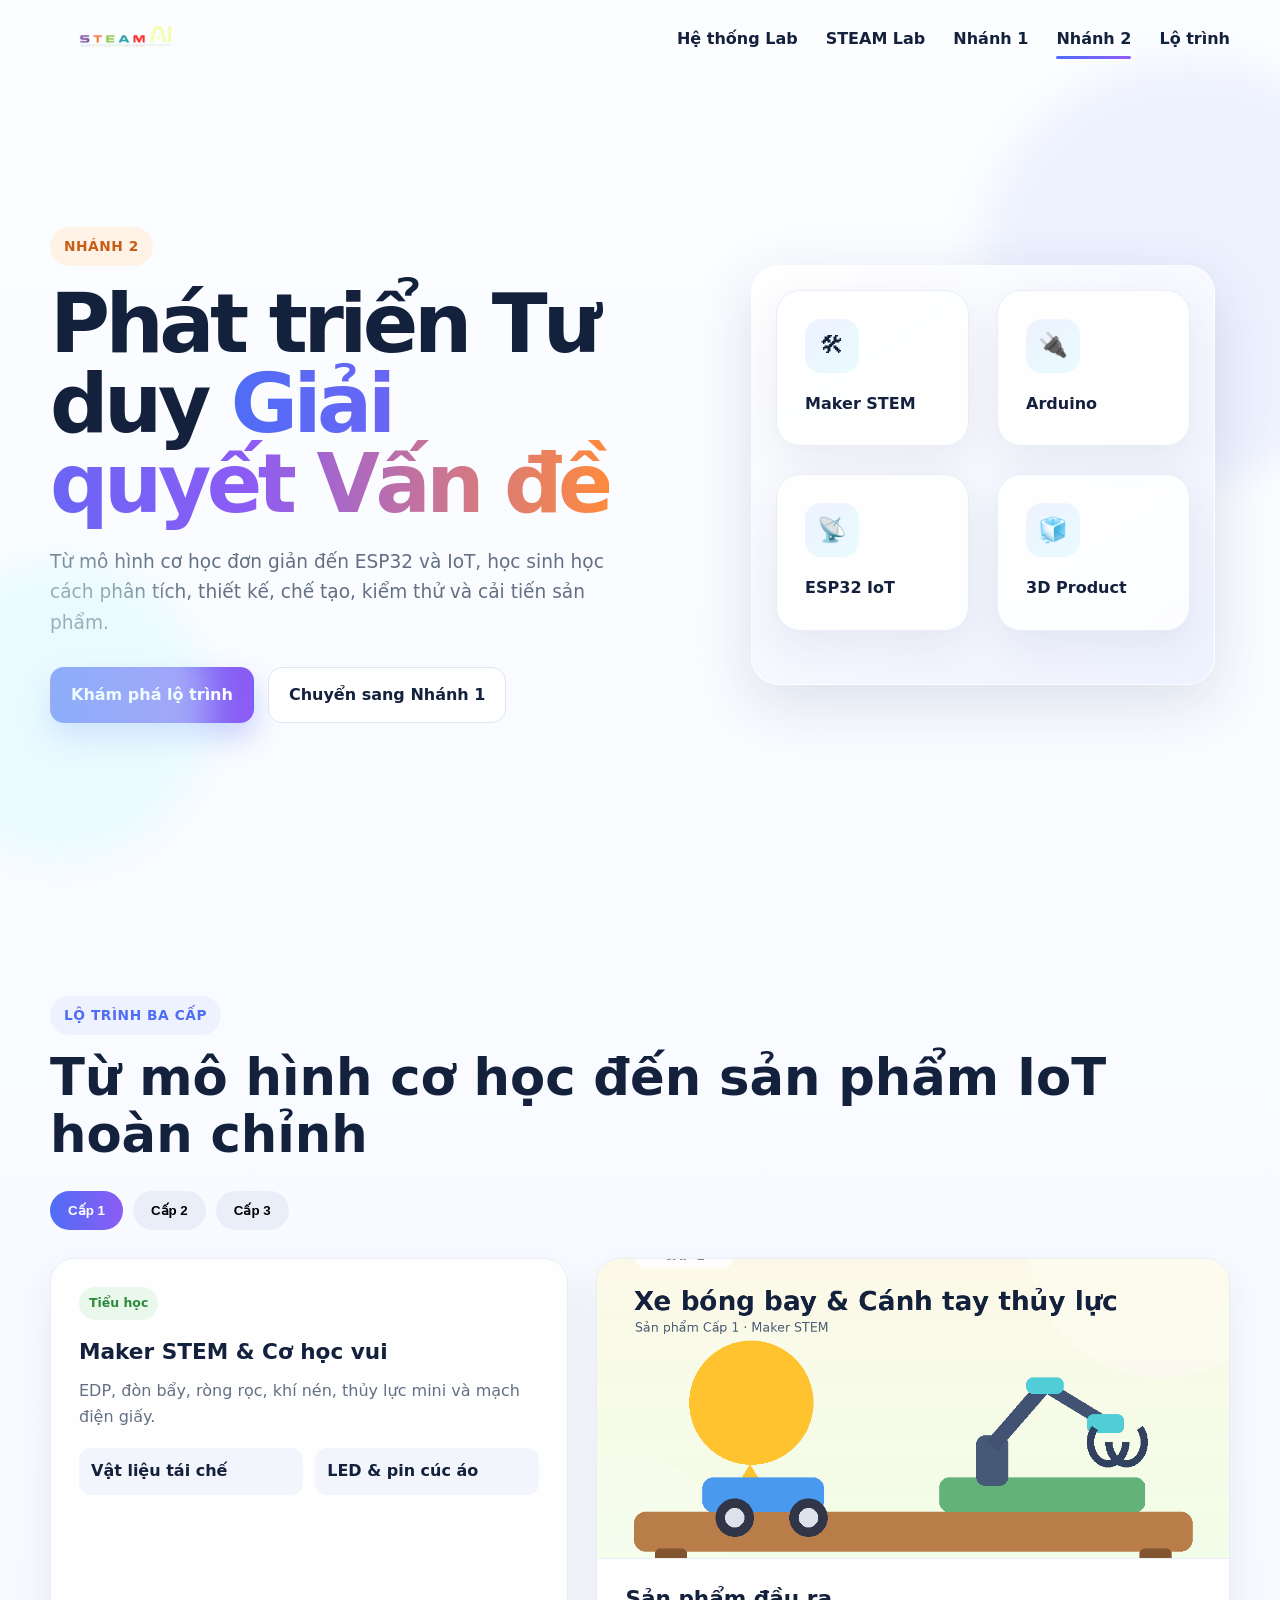
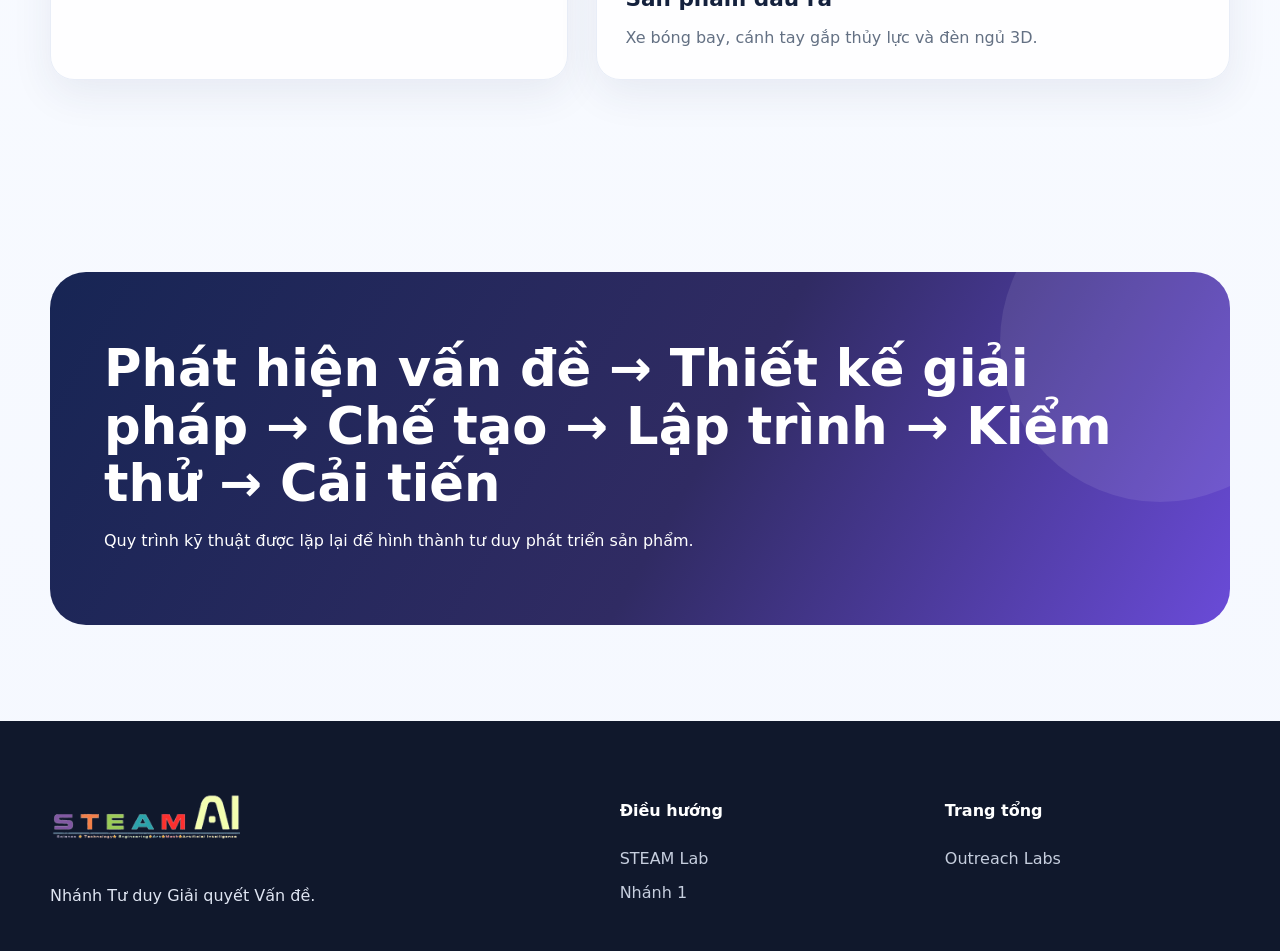
<file: labs/steam/problem-solving.html>
<!doctype html><html lang="vi"><head><meta charset="utf-8"><meta name="viewport" content="width=device-width,initial-scale=1"><title>Nhánh 2 - Giải quyết Vấn đề</title><link rel="stylesheet" href="../../css/global.css"></head><body>
<nav class="nav"><div class="container nav-inner"><a class="brand" href="index.html"><img src="../../assets/images/steam-ai-logo.png" alt="STEAM AI"></a><button class="menu-btn">☰</button><div class="nav-links"><a href="../../index.html">Hệ thống Lab</a><a href="index.html">STEAM Lab</a><a href="creative-programming.html">Nhánh 1</a><a class="active" href="#home">Nhánh 2</a><a href="#roadmap">Lộ trình</a></div></div></nav>
<header class="hero" id="home"><div class="container hero-grid"><div class="reveal"><span class="eyebrow" style="color:#c95d16;background:#fff2e7">Nhánh 2</span><h1>Phát triển Tư duy <span class="gradient-text">Giải quyết Vấn đề</span></h1><p>Từ mô hình cơ học đơn giản đến ESP32 và IoT, học sinh học cách phân tích, thiết kế, chế tạo, kiểm thử và cải tiến sản phẩm.</p><div class="actions"><a class="btn btn-primary" href="#roadmap">Khám phá lộ trình</a><a class="btn btn-ghost" href="creative-programming.html">Chuyển sang Nhánh 1</a></div></div><div class="visual reveal"><div class="visual-card visual-main"><div class="grid-2"><div class="card"><div class="icon">🛠</div><b>Maker STEM</b></div><div class="card"><div class="icon">🔌</div><b>Arduino</b></div><div class="card"><div class="icon">📡</div><b>ESP32 IoT</b></div><div class="card"><div class="icon">🧊</div><b>3D Product</b></div></div></div></div></div></header>
<section class="section" id="roadmap"><div class="container"><span class="eyebrow">Lộ trình ba cấp</span><h2 class="section-title reveal">Từ mô hình cơ học đến sản phẩm IoT hoàn chỉnh</h2><div class="tabs reveal"><button class="tab-btn active" data-tab="ps1">Cấp 1</button><button class="tab-btn" data-tab="ps2">Cấp 2</button><button class="tab-btn" data-tab="ps3">Cấp 3</button></div><div><div class="tab-panel active" id="ps1"><div class="course-grid"><article class="card"><span class="status">Tiểu học</span><h3>Maker STEM & Cơ học vui</h3><p>EDP, đòn bẩy, ròng rọc, khí nén, thủy lực mini và mạch điện giấy.</p><div class="course-meta"><div class="pill">Vật liệu tái chế</div><div class="pill">LED & pin cúc áo</div></div></article><article class="card product-card"><img src="../../assets/images/projects/grade1-maker-stem.png" alt="Xe bóng bay và cánh tay thủy lực cấp 1"><h3>Sản phẩm đầu ra</h3><p>Xe bóng bay, cánh tay gắp thủy lực và đèn ngủ 3D.</p></article></div></div><div class="tab-panel" id="ps2"><div class="course-grid"><article class="card"><span class="status">THCS</span><h3>Arduino Engineering & Smart Models</h3><p>Cảm biến, tín hiệu digital/analog, relay, servo, bơm và mô hình tự động hóa.</p><div class="course-meta"><div class="pill">Arduino UNO</div><div class="pill">Tinkercad Circuits</div></div></article><article class="card product-card"><img src="../../assets/images/projects/grade2-arduino-model.png" alt="Mô hình Arduino thông minh cấp 2"><h3>Sản phẩm đầu ra</h3><p>Thùng rác thông minh, vườn cây tự động và hệ thống cảnh báo cháy/khói.</p></article></div></div><div class="tab-panel" id="ps3"><div class="course-grid"><article class="card"><span class="status">THPT</span><h3>Advanced Arduino, Product Design & ViSEF</h3><p>ESP32, Cloud IoT, MQTT, PCB, Fusion 360, in 3D, TRIZ và Design Thinking.</p><div class="course-meta"><div class="pill">ESP32 / Arduino Mega</div><div class="pill">Fusion 360 / PCB</div></div></article><article class="card product-card"><img src="../../assets/images/projects/grade3-iot-station.png" alt="Trạm quan trắc IoT cấp 3"><h3>Sản phẩm đầu ra</h3><p>Trạm quan trắc bụi mịn, thiết bị cảnh báo té ngã và dự án ViSEF.</p></article></div></div></div></div></section>
<section class="section"><div class="container"><div class="band reveal"><h2 class="section-title">Phát hiện vấn đề → Thiết kế giải pháp → Chế tạo → Lập trình → Kiểm thử → Cải tiến</h2><p>Quy trình kỹ thuật được lặp lại để hình thành tư duy phát triển sản phẩm.</p></div></div></section>
<footer class="footer"><div class="container footer-grid"><div><img src="../../assets/images/steam-ai-logo.png" alt="STEAM AI" style="width:190px"><p>Nhánh Tư duy Giải quyết Vấn đề.</p></div><div><h4>Điều hướng</h4><a href="index.html">STEAM Lab</a><a href="creative-programming.html">Nhánh 1</a></div><div><h4>Trang tổng</h4><a href="../../index.html">Outreach Labs</a></div></div></footer><button class="backtop">↑</button><script src="../../js/main.js"></script></body></html>
</file>
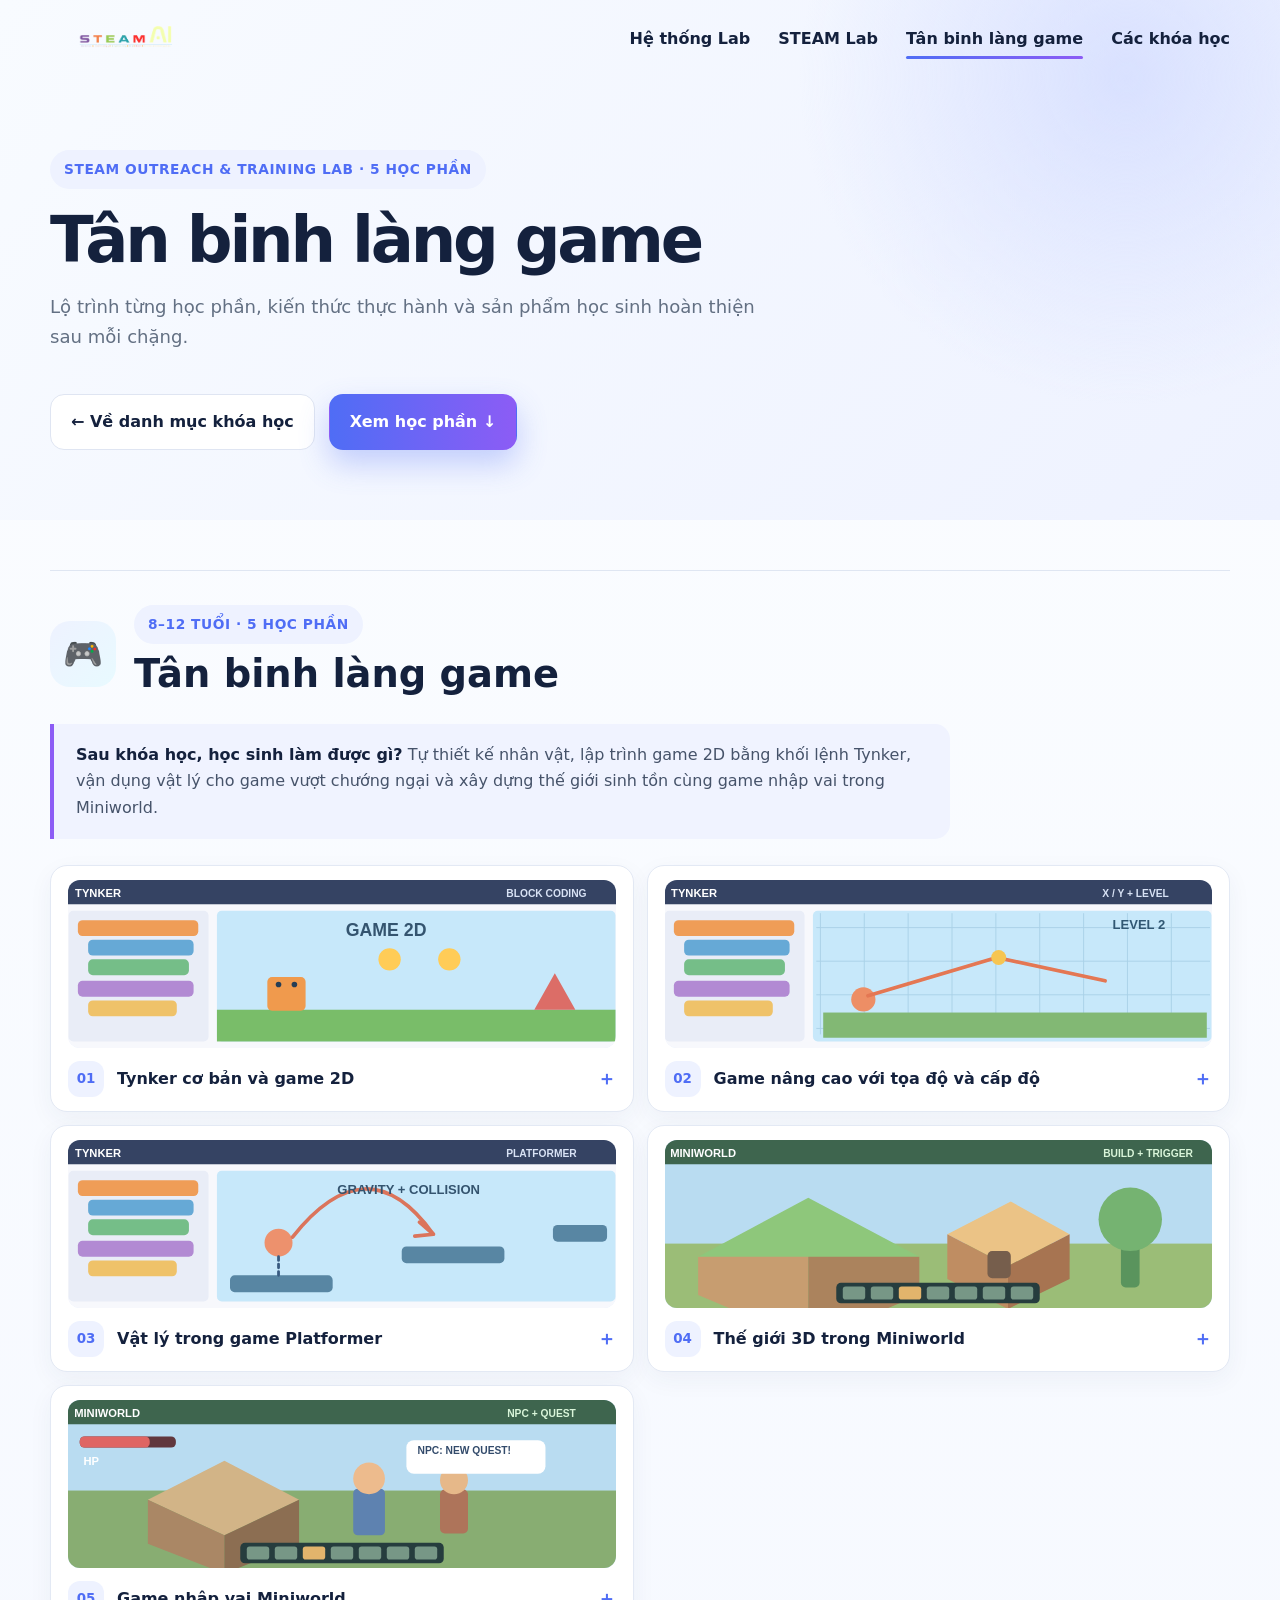
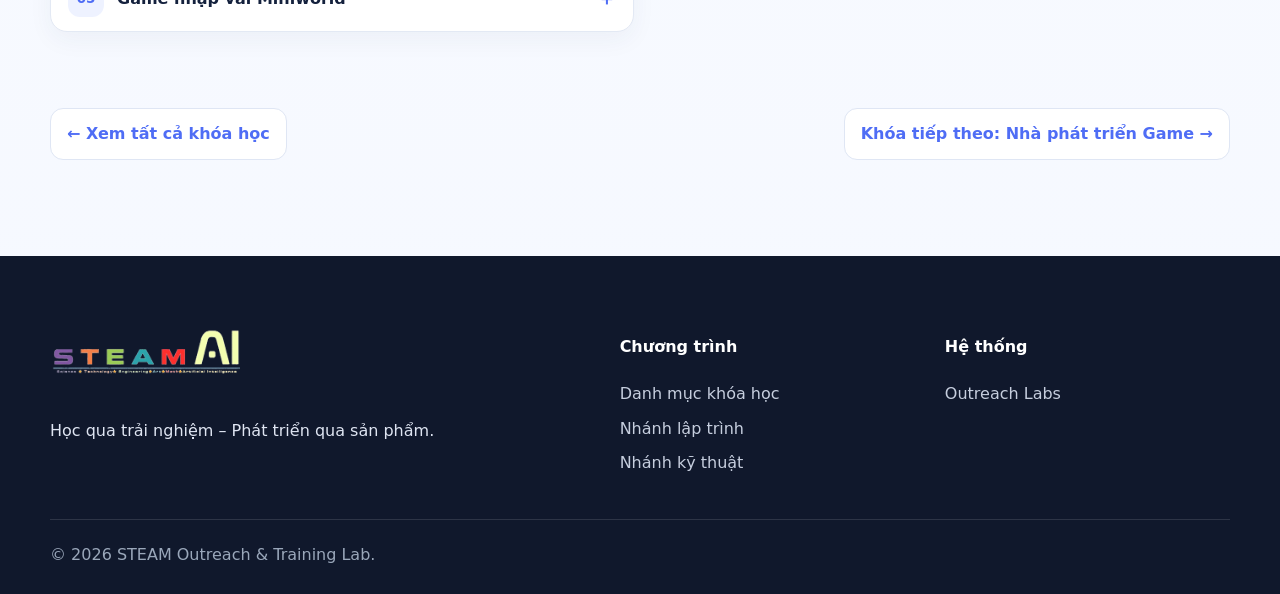
<file: labs/steam/tan-binh-lang-game.html>
<!doctype html>
<html lang="vi">
<head>
  <meta charset="utf-8">
  <meta name="viewport" content="width=device-width,initial-scale=1">
  <meta name="description" content="Tân binh làng game: 5 học phần, nội dung và sản phẩm đầu ra tại STEAM Lab.">
  <title>Tân binh làng game | STEAM Lab</title>
  <link rel="stylesheet" href="../../css/global.css">
</head>
<body>
  <nav class="nav"><div class="container nav-inner"><a class="brand" href="../../index.html"><img src="../../assets/images/steam-ai-logo.png" alt="STEAM AI"></a><button class="menu-btn" aria-label="Mở menu" aria-expanded="false">☰</button><div class="nav-links"><a href="../../index.html">Hệ thống Lab</a><a href="index.html">STEAM Lab</a><a class="active" href="#tynker">Tân binh làng game</a><a href="index.html#courses">Các khóa học</a></div></div></nav>
  <header class="syllabus-hero course-page-hero"><div class="container"><span class="eyebrow">STEAM Outreach & Training Lab · 5 học phần</span><h1>Tân binh làng game</h1><p>Lộ trình từng học phần, kiến thức thực hành và sản phẩm học sinh hoàn thiện sau mỗi chặng.</p><div class="actions"><a class="btn btn-ghost" href="index.html#courses">← Về danh mục khóa học</a><a class="btn btn-primary" href="#tynker">Xem học phần ↓</a></div></div></header>
  <main class="syllabus-main"><div class="container">
<section class="syllabus-course" id="tynker"><div class="syllabus-course-heading"><span class="syllabus-icon">🎮</span><div><span class="eyebrow">8–12 tuổi · 5 học phần</span><h2>Tân binh làng game</h2></div></div><p class="syllabus-result"><strong>Sau khóa học, học sinh làm được gì?</strong> Tự thiết kế nhân vật, lập trình game 2D bằng khối lệnh Tynker, vận dụng vật lý cho game vượt chướng ngại và xây dựng thế giới sinh tồn cùng game nhập vai trong Miniworld.</p><ol class="module-list">
      <li><details><summary><b>01</b><span>Tynker cơ bản và game 2D</span></summary><p>Học khối lệnh, vòng lặp, biến, điều kiện và thiết kế nhân vật.</p><p><strong>Sản phẩm:</strong> Game 2D báo cáo cuối khóa và các minigame như Đập chuột, Cá lớn nuốt cá bé, Ai là triệu phú.</p></details></li>
      <li><details><summary><b>02</b><span>Game nâng cao với tọa độ và cấp độ</span></summary><p>Học xử lý tọa độ, clone, level, điểm số và giao diện người chơi.</p><p><strong>Sản phẩm:</strong> Game nâng cao như Giả lập Shipper; có thể tạo Mèo đuổi chuột, Đào vàng hoặc nền cuộn.</p></details></li>
      <li><details><summary><b>03</b><span>Vật lý trong game Platformer</span></summary><p>Áp dụng trọng lực, lực ném, bản đồ vượt chướng ngại và va chạm.</p><p><strong>Sản phẩm:</strong> Game vật lý Truy tìm kho báu; các biến thể Parkour, Ném bóng rổ, Flappy Bird.</p></details></li>
      <li><details><summary><b>04</b><span>Thế giới 3D trong Miniworld</span></summary><p>Thiết kế địa hình, công trình và lập trình Trigger cơ bản.</p><p><strong>Sản phẩm:</strong> Một thế giới Survival 3D cùng công trình cá nhân như sở thú, nhà đa năng hoặc map Parkour.</p></details></li>
      <li><details><summary><b>05</b><span>Game nhập vai Miniworld</span></summary><p>Thiết lập chỉ số, nhiệm vụ, NPC, cốt truyện, UI và Trigger nâng cao.</p><p><strong>Sản phẩm:</strong> Game RPG Miniworld hoàn chỉnh có cốt truyện, NPC giao nhiệm vụ và kỹ năng nhân vật.</p></details></li>
    </ol></section>
    <nav class="course-page-next" aria-label="Điều hướng khóa học"><a href="index.html#courses">← Xem tất cả khóa học</a><a href="nha-phat-trien-game.html">Khóa tiếp theo: Nhà phát triển Game →</a></nav>
  </div></main>
  <footer class="footer"><div class="container footer-grid"><div><img src="../../assets/images/steam-ai-logo.png" alt="STEAM AI" style="width:190px"><p>Học qua trải nghiệm – Phát triển qua sản phẩm.</p></div><div><h4>Chương trình</h4><a href="index.html#courses">Danh mục khóa học</a><a href="creative-programming.html">Nhánh lập trình</a><a href="problem-solving.html">Nhánh kỹ thuật</a></div><div><h4>Hệ thống</h4><a href="../../index.html">Outreach Labs</a></div></div><div class="container footer-bottom">© 2026 STEAM Outreach & Training Lab.</div></footer>
  <button class="backtop" aria-label="Về đầu trang">↑</button><script src="../../js/main.js"></script><script src="../../js/steam-module-visuals.js"></script>
</body>
</html>
</file>
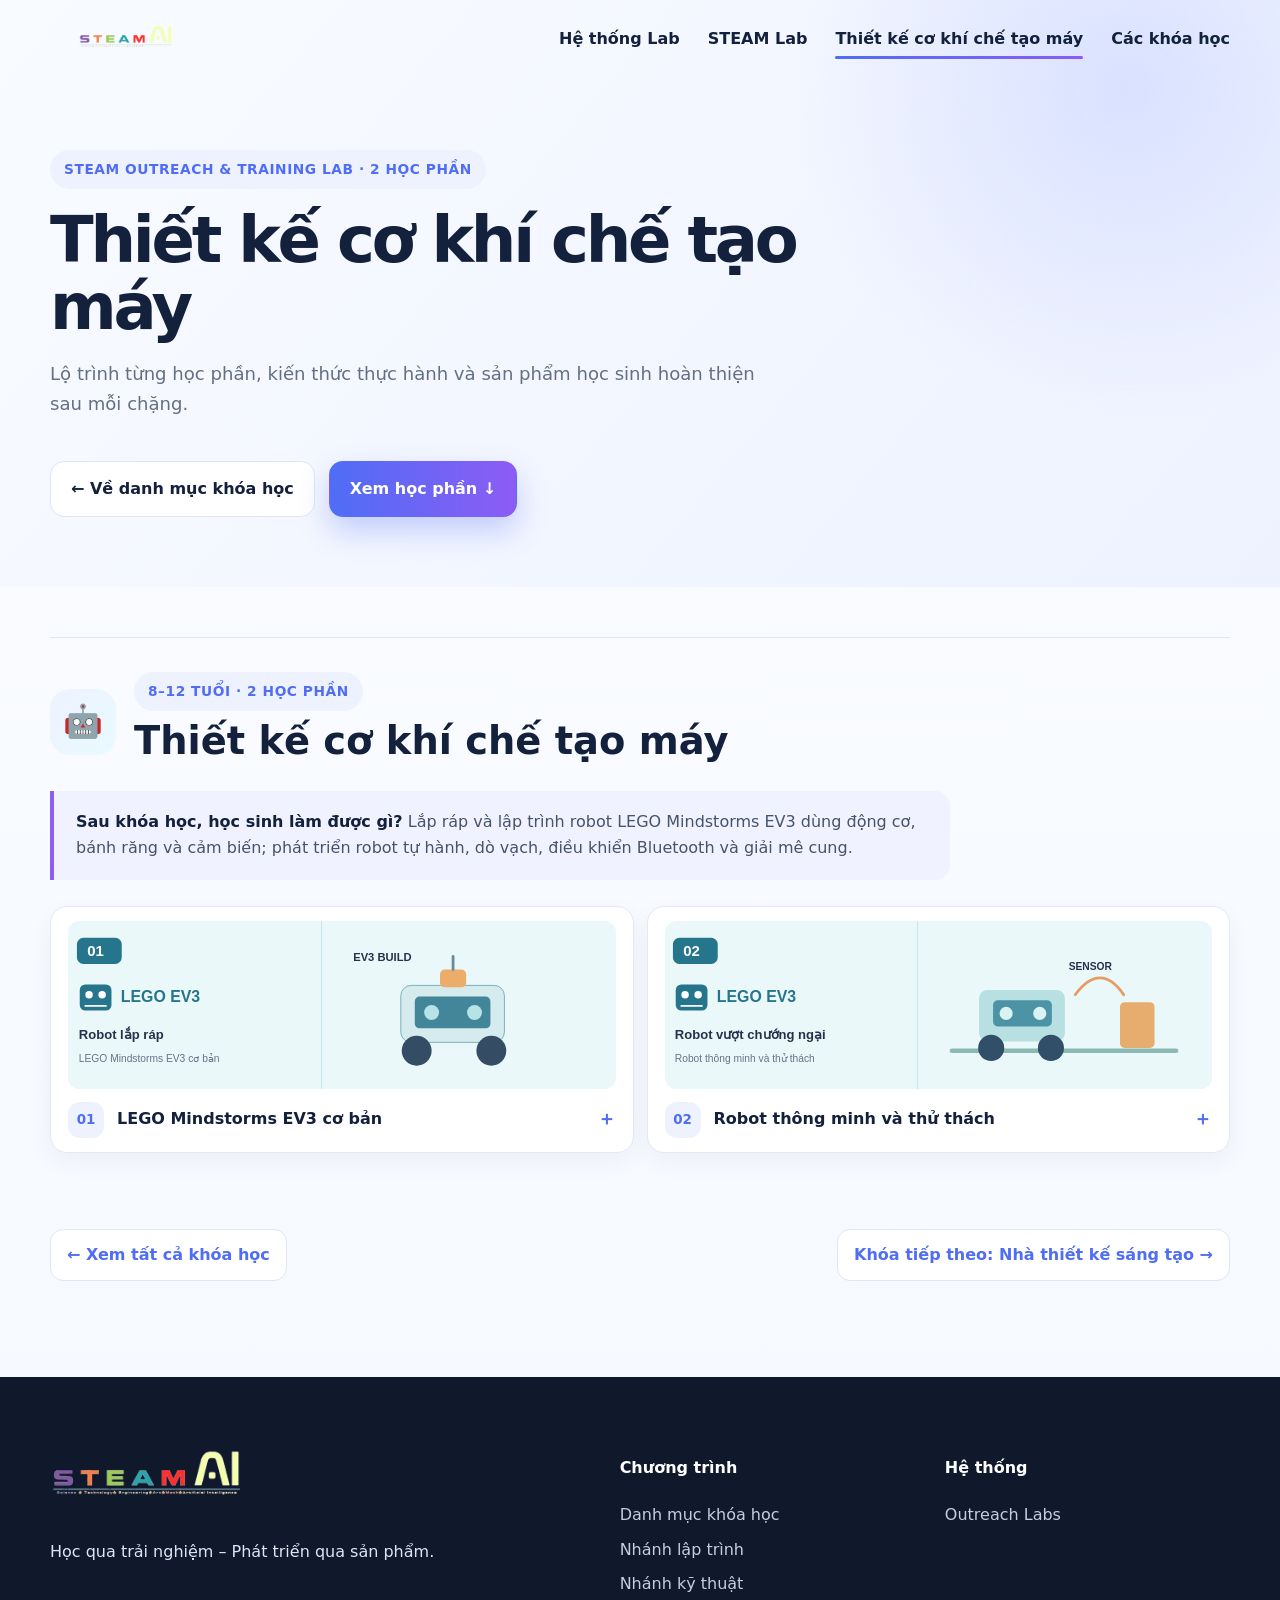
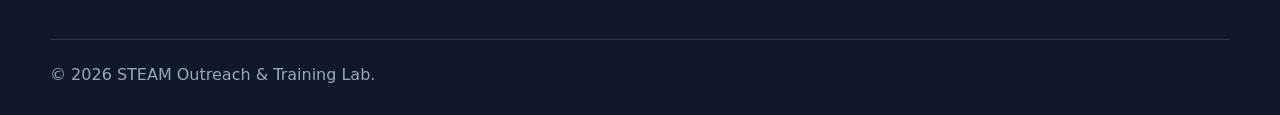
<file: labs/steam/thiet-ke-co-khi-che-tao-may.html>
<!doctype html>
<html lang="vi">
<head>
  <meta charset="utf-8">
  <meta name="viewport" content="width=device-width,initial-scale=1">
  <meta name="description" content="Thiết kế cơ khí chế tạo máy: 2 học phần, nội dung và sản phẩm đầu ra tại STEAM Lab.">
  <title>Thiết kế cơ khí chế tạo máy | STEAM Lab</title>
  <link rel="stylesheet" href="../../css/global.css">
</head>
<body>
  <nav class="nav"><div class="container nav-inner"><a class="brand" href="../../index.html"><img src="../../assets/images/steam-ai-logo.png" alt="STEAM AI"></a><button class="menu-btn" aria-label="Mở menu" aria-expanded="false">☰</button><div class="nav-links"><a href="../../index.html">Hệ thống Lab</a><a href="index.html">STEAM Lab</a><a class="active" href="#robot">Thiết kế cơ khí chế tạo máy</a><a href="index.html#courses">Các khóa học</a></div></div></nav>
  <header class="syllabus-hero course-page-hero"><div class="container"><span class="eyebrow">STEAM Outreach & Training Lab · 2 học phần</span><h1>Thiết kế cơ khí chế tạo máy</h1><p>Lộ trình từng học phần, kiến thức thực hành và sản phẩm học sinh hoàn thiện sau mỗi chặng.</p><div class="actions"><a class="btn btn-ghost" href="index.html#courses">← Về danh mục khóa học</a><a class="btn btn-primary" href="#robot">Xem học phần ↓</a></div></div></header>
  <main class="syllabus-main"><div class="container">
<section class="syllabus-course" id="robot"><div class="syllabus-course-heading"><span class="syllabus-icon">🤖</span><div><span class="eyebrow">8–12 tuổi · 2 học phần</span><h2>Thiết kế cơ khí chế tạo máy</h2></div></div><p class="syllabus-result"><strong>Sau khóa học, học sinh làm được gì?</strong> Lắp ráp và lập trình robot LEGO Mindstorms EV3 dùng động cơ, bánh răng và cảm biến; phát triển robot tự hành, dò vạch, điều khiển Bluetooth và giải mê cung.</p><ol class="module-list">
      <li><details><summary><b>01</b><span>LEGO Mindstorms EV3 cơ bản</span></summary><p>Học truyền động bánh răng, khối lệnh Loop/Switch và cảm biến siêu âm, màu sắc.</p><p><strong>Sản phẩm:</strong> Robot tự động hoàn chỉnh; mô hình xe tránh vật cản hoặc máy phân loại màu.</p></details></li>
      <li><details><summary><b>02</b><span>Robot thông minh và thử thách</span></summary><p>Học biến, hàm, Bluetooth, thuật toán PID dò line và logic giải mê cung.</p><p><strong>Sản phẩm:</strong> Robot thông minh như xe điều khiển từ xa, robot dò line hai cảm biến hoặc robot giải mê cung.</p></details></li>
    </ol></section>
    <nav class="course-page-next" aria-label="Điều hướng khóa học"><a href="index.html#courses">← Xem tất cả khóa học</a><a href="nha-thiet-ke-sang-tao.html">Khóa tiếp theo: Nhà thiết kế sáng tạo →</a></nav>
  </div></main>
  <footer class="footer"><div class="container footer-grid"><div><img src="../../assets/images/steam-ai-logo.png" alt="STEAM AI" style="width:190px"><p>Học qua trải nghiệm – Phát triển qua sản phẩm.</p></div><div><h4>Chương trình</h4><a href="index.html#courses">Danh mục khóa học</a><a href="creative-programming.html">Nhánh lập trình</a><a href="problem-solving.html">Nhánh kỹ thuật</a></div><div><h4>Hệ thống</h4><a href="../../index.html">Outreach Labs</a></div></div><div class="container footer-bottom">© 2026 STEAM Outreach & Training Lab.</div></footer>
  <button class="backtop" aria-label="Về đầu trang">↑</button><script src="../../js/main.js"></script><script src="../../js/steam-module-visuals.js"></script>
</body>
</html>
</file>
<file: css/global.css>
:root{
  --ink:#14213d;--muted:#637083;--surface:#fff;--soft:#f5f8ff;
  --blue:#4f6df5;--violet:#8c5cf5;--cyan:#28c2d1;--green:#75c64a;
  --orange:#ff8a3d;--red:#ff4d4d;--shadow:0 18px 60px rgba(34,55,110,.14);
  --radius:24px;--max:1180px;
}
*{box-sizing:border-box}html{scroll-behavior:smooth}body{margin:0;font-family:Inter,ui-sans-serif,system-ui,-apple-system,Segoe UI,Roboto,Arial,sans-serif;color:var(--ink);background:linear-gradient(180deg,#fbfdff 0%,#f5f8ff 100%);line-height:1.65}a{color:inherit;text-decoration:none}img{max-width:100%;display:block}.container{width:min(var(--max),calc(100% - 40px));margin:auto}.section{padding:96px 0}.eyebrow{display:inline-flex;align-items:center;gap:8px;padding:8px 14px;border-radius:999px;background:#eef2ff;color:var(--blue);font-size:.86rem;font-weight:800;letter-spacing:.04em;text-transform:uppercase}.section-title{font-size:clamp(2rem,4vw,3.6rem);line-height:1.12;margin:14px 0 16px}.section-lead{max-width:760px;color:var(--muted);font-size:1.08rem}.nav{position:fixed;inset:0 0 auto;z-index:1000;transition:.3s}.nav.scrolled{background:rgba(255,255,255,.86);backdrop-filter:blur(16px);box-shadow:0 8px 30px rgba(28,46,93,.08)}.nav-inner{height:78px;display:flex;align-items:center;justify-content:space-between}.brand{display:flex;align-items:center;gap:12px;font-weight:900}.brand img{width:150px;height:44px;object-fit:contain}.nav-links{display:flex;align-items:center;gap:28px;font-weight:700}.nav-links a{position:relative}.nav-links a:after{content:"";position:absolute;left:0;right:100%;bottom:-7px;height:3px;border-radius:3px;background:linear-gradient(90deg,var(--blue),var(--violet));transition:.25s}.nav-links a:hover:after,.nav-links a.active:after{right:0}.menu-btn{display:none;border:0;background:#eef2ff;border-radius:12px;padding:10px 12px;font-size:1.25rem}.hero{min-height:100vh;display:grid;align-items:center;padding:120px 0 70px;position:relative;overflow:hidden}.hero:before,.hero:after{content:"";position:absolute;border-radius:50%;filter:blur(18px);opacity:.45;pointer-events:none}.hero:before{width:420px;height:420px;background:#dfe5ff;right:-120px;top:60px}.hero:after{width:300px;height:300px;background:#d8fbff;left:-90px;bottom:40px}.hero-grid{display:grid;grid-template-columns:1.05fr .95fr;gap:56px;align-items:center}.hero h1{font-size:clamp(3rem,6.4vw,6.3rem);line-height:.98;letter-spacing:-.055em;margin:18px 0 22px}.gradient-text{background:linear-gradient(90deg,var(--blue),var(--violet),var(--orange));-webkit-background-clip:text;background-clip:text;color:transparent}.hero p{font-size:1.16rem;color:var(--muted);max-width:670px}.actions{display:flex;gap:14px;flex-wrap:wrap;margin-top:28px}.btn{display:inline-flex;align-items:center;gap:10px;padding:14px 20px;border-radius:14px;font-weight:800;transition:.25s;border:1px solid transparent}.btn-primary{color:#fff;background:linear-gradient(90deg,var(--blue),var(--violet));box-shadow:0 14px 30px rgba(79,109,245,.3)}.btn-primary:hover{transform:translateY(-3px)}.btn-ghost{background:#fff;border-color:#dfe5f2}.btn-ghost:hover{border-color:var(--blue);color:var(--blue)}.visual{position:relative;min-height:500px}.visual-card{position:absolute;background:rgba(255,255,255,.82);backdrop-filter:blur(12px);border:1px solid rgba(255,255,255,.8);border-radius:28px;box-shadow:var(--shadow);padding:24px}.visual-main{inset:40px 15px 40px 55px;background:linear-gradient(145deg,#fff,#eef2ff)}.visual-main .logo-wrap{background:#fff;border-radius:24px;padding:34px;box-shadow:0 14px 40px rgba(39,59,110,.1)}.float-1{left:0;top:18px}.float-2{right:0;bottom:18px}.float-tag{font-weight:900}.grid-3{display:grid;grid-template-columns:repeat(3,1fr);gap:24px}.grid-2{display:grid;grid-template-columns:repeat(2,1fr);gap:28px}.card{background:rgba(255,255,255,.88);border:1px solid #e8edf7;border-radius:var(--radius);padding:28px;box-shadow:0 14px 42px rgba(35,50,90,.08);transition:.28s}.card:hover{transform:translateY(-8px);box-shadow:var(--shadow)}.icon{width:54px;height:54px;border-radius:16px;display:grid;place-items:center;font-size:1.5rem;background:linear-gradient(135deg,#eef2ff,#e9fbff);margin-bottom:18px}.card h3{font-size:1.35rem;margin:0 0 8px}.card p{color:var(--muted);margin:0}.status{display:inline-flex;padding:6px 10px;border-radius:999px;font-size:.78rem;font-weight:800;background:#eaf8ec;color:#2d8a3e;margin-bottom:14px}.status.soon{background:#fff3e7;color:#b56117}.band{background:linear-gradient(120deg,#172554,#302b63 55%,#6a4bd8);color:white;border-radius:36px;padding:54px;overflow:hidden;position:relative}.band:after{content:"";position:absolute;width:320px;height:320px;background:rgba(255,255,255,.09);border-radius:50%;right:-90px;top:-90px}.steps{display:grid;grid-template-columns:repeat(7,1fr);gap:12px;margin-top:32px}.step{padding:18px 12px;border-radius:18px;background:rgba(255,255,255,.1);text-align:center;font-weight:800}.footer{background:#10182c;color:#dfe5f2;padding:56px 0 26px}.footer-grid{display:grid;grid-template-columns:1.3fr .7fr .7fr;gap:40px}.footer h4{color:white}.footer a{display:block;margin:8px 0;color:#c6cede}.footer-bottom{margin-top:34px;padding-top:22px;border-top:1px solid rgba(255,255,255,.12);color:#9aa7ba}.reveal{opacity:0;transform:translateY(28px);transition:.7s}.reveal.show{opacity:1;transform:none}.tabs{display:flex;gap:10px;flex-wrap:wrap;margin:28px 0}.tab-btn{border:0;padding:12px 18px;border-radius:999px;background:#e9eef9;font-weight:900;cursor:pointer}.tab-btn.active{color:white;background:linear-gradient(90deg,var(--blue),var(--violet))}.tab-panel{display:none}.tab-panel.active{display:block;animation:fade .35s ease}@keyframes fade{from{opacity:0;transform:translateY(8px)}to{opacity:1;transform:none}}.course-grid{display:grid;grid-template-columns:.9fr 1.1fr;gap:28px}.course-meta{display:grid;grid-template-columns:repeat(2,1fr);gap:12px;margin-top:18px}.pill{padding:10px 12px;border-radius:12px;background:#f2f5fb;font-weight:700}.project-grid{display:grid;grid-template-columns:repeat(3,1fr);gap:20px}.project{min-height:230px;position:relative;overflow:hidden}.project:before{content:"";position:absolute;inset:0;background:linear-gradient(160deg,rgba(79,109,245,.12),rgba(140,92,245,.22));}.project-content{position:relative;z-index:1;height:100%;display:flex;flex-direction:column;justify-content:flex-end}.backtop{position:fixed;right:22px;bottom:22px;width:46px;height:46px;border:0;border-radius:50%;background:linear-gradient(135deg,var(--blue),var(--violet));color:white;font-size:1.2rem;box-shadow:0 10px 24px rgba(79,109,245,.35);cursor:pointer;opacity:0;pointer-events:none;transition:.25s}.backtop.show{opacity:1;pointer-events:auto}
@media(max-width:900px){.hero-grid,.grid-3,.grid-2,.course-grid,.footer-grid{grid-template-columns:1fr}.hero{padding-top:110px}.visual{min-height:410px}.steps{grid-template-columns:repeat(2,1fr)}.project-grid{grid-template-columns:1fr 1fr}.nav-links{position:fixed;top:78px;right:-100%;width:min(320px,86vw);height:calc(100vh - 78px);background:white;padding:28px;display:flex;flex-direction:column;align-items:flex-start;box-shadow:-12px 20px 40px rgba(30,50,90,.14);transition:.3s}.nav-links.open{right:0}.menu-btn{display:block}}@media(max-width:600px){.section{padding:72px 0}.container{width:min(100% - 28px,var(--max))}.hero h1{font-size:3.25rem}.visual{min-height:340px}.visual-main{inset:35px 0}.brand img{width:125px}.project-grid,.course-meta{grid-template-columns:1fr}.band{padding:34px 24px}.steps{grid-template-columns:1fr}}

/* Hình minh họa sản phẩm STEAM */
.product-card{padding:0;overflow:hidden}
.product-card img{width:100%;height:300px;object-fit:cover;border-bottom:1px solid #e8edf7}
.product-card h3,.product-card p{margin-left:28px;margin-right:28px}
.product-card h3{margin-top:22px}
.product-card p{margin-bottom:28px}
.project{padding:0;min-height:310px;background:#fff}
.project:before{display:none}
.project>img{width:100%;height:215px;object-fit:cover;transition:transform .45s ease}
.project:hover>img{transform:scale(1.045)}
.project-content{height:auto;padding:18px 20px 22px;background:#fff}
.project-content h3{margin:0 0 4px}
.project-content p{margin:0}
@media(max-width:600px){.product-card img{height:230px}.project>img{height:210px}}

/* K12 interactive learning solution */
.brand span{font-size:.92rem;color:var(--ink)}.nav-cta{padding:9px 14px;border-radius:12px;color:#fff!important;background:linear-gradient(90deg,var(--blue),var(--violet))}.nav-cta:after{display:none}.solution-hero h1{font-size:clamp(2.8rem,5.6vw,5.7rem)}.hero-proof{display:flex;gap:18px;flex-wrap:wrap;margin-top:24px;color:#52617a;font-weight:700;font-size:.9rem}.device-stage{position:relative;min-height:500px}.editor-window{position:absolute;inset:45px 25px 45px 0;background:#fff;border:1px solid #e2e8f5;border-radius:24px;box-shadow:var(--shadow);overflow:hidden;transform:perspective(900px) rotateY(-3deg)}.window-bar{height:48px;display:flex;align-items:center;gap:7px;padding:0 18px;background:#f7f9fd;border-bottom:1px solid #e8edf7;color:#78859a;font-size:.78rem;font-weight:800}.window-bar i{width:9px;height:9px;border-radius:50%;background:#ff7566}.window-bar i:nth-child(2){background:#ffbd45}.window-bar i:nth-child(3){background:#66ca77}.window-bar span{margin-left:8px}.editor-body{height:360px;display:grid;grid-template-columns:125px 1fr}.editor-body aside{padding:22px 14px;background:#fbfcff;border-right:1px solid #edf0f7;display:flex;flex-direction:column;gap:14px;font-size:.76rem}.editor-body aside span{background:white;border:1px solid #e5eaf4;border-radius:9px;padding:8px}.lesson-canvas{margin:22px;padding:25px;background:linear-gradient(145deg,#eef2ff,#f5edff);border-radius:18px;text-align:center}.lesson-canvas small{color:var(--blue);font-weight:900}.lesson-canvas h3{margin:8px}.math-chips{display:flex;justify-content:center;align-items:center;gap:10px;margin:24px 0}.math-chips b{padding:10px 14px;background:white;border-radius:12px;box-shadow:0 5px 15px rgba(50,70,120,.1)}.drop-zone{border:2px dashed #aebbf7;border-radius:12px;padding:15px;color:#7786a5;font-size:.78rem}.phone-preview{position:absolute;right:-8px;bottom:8px;width:155px;height:285px;border:7px solid #17213c;border-radius:28px;background:linear-gradient(160deg,#fff,#eef2ff);box-shadow:0 20px 45px rgba(20,33,61,.25);padding:35px 15px 15px;text-align:center;display:flex;flex-direction:column;gap:16px;z-index:2}.phone-speaker{position:absolute;top:10px;left:52px;width:40px;height:5px;background:#35405a;border-radius:5px}.phone-preview small{color:var(--blue);font-weight:900}.phone-preview button{border:0;padding:12px;background:linear-gradient(90deg,var(--blue),var(--violet));color:white;border-radius:12px;font-weight:900}.phone-preview span{font-size:.68rem;color:var(--muted)}
.grade-grid{display:grid;grid-template-columns:repeat(3,1fr);gap:24px;margin-top:38px}.grade-card{position:relative;overflow:hidden;background:#fff;border:1px solid #e5eaf5;border-radius:28px;padding:30px;box-shadow:0 14px 40px rgba(35,50,90,.07)}.grade-card h3{font-size:1.55rem;margin:15px 0 8px}.grade-card p,.grade-card li{color:var(--muted)}.grade-card ul{padding-left:20px}.grade-number{position:absolute;right:15px;top:2px;font-size:5rem;line-height:1;font-weight:950;color:#eef2ff}.grade-secondary .status{background:#edf0ff;color:#4f5dcc}.grade-high .status{background:#fff0e7;color:#bd642c}.subject-panel{display:grid;grid-template-columns:.8fr 1.2fr;gap:42px;margin-top:28px;padding:38px;border-radius:30px;background:linear-gradient(120deg,#172554,#302b63 55%,#6a4bd8);color:white}.subject-panel p{color:#d9dff3}.subject-list{display:grid;gap:12px}.subject-list article{display:flex;gap:16px;align-items:center;padding:16px;background:rgba(255,255,255,.1);border-radius:18px}.subject-list article>span{display:grid;place-items:center;min-width:44px;height:44px;border-radius:13px;background:rgba(255,255,255,.15);font-weight:900}.subject-list h3,.subject-list p{margin:0}.publish-flow{display:grid;grid-template-columns:1fr auto 1fr auto 1fr;gap:20px;align-items:center;margin-top:28px}.publish-flow>div{padding:25px;border:1px solid #e5eaf5;border-radius:22px;background:white}.publish-flow b,.process-grid b{color:var(--blue);font-size:1.5rem}.publish-flow h3,.publish-flow p{margin:5px 0}.publish-flow p{color:var(--muted)}.publish-flow>span{font-size:1.7rem;color:var(--violet)}
.library-section{background:#f0f4ff}.lesson-filters,.demo-switch{display:flex;gap:10px;flex-wrap:wrap;margin:28px 0}.lesson-filter,.demo-grade{border:0;padding:11px 18px;border-radius:999px;background:#e3e9f5;color:var(--ink);font-weight:850;cursor:pointer}.lesson-filter.active,.demo-grade.active{color:white;background:linear-gradient(90deg,var(--blue),var(--violet))}.lesson-grid{display:grid;grid-template-columns:repeat(3,1fr);gap:22px}.lesson-card{overflow:hidden;background:white;border-radius:24px;border:1px solid #e3e8f2;box-shadow:0 12px 35px rgba(35,50,90,.07);transition:.25s}.lesson-card:hover{transform:translateY(-6px);box-shadow:var(--shadow)}.lesson-card.hidden{display:none}.lesson-cover{min-height:175px;padding:22px;display:flex;flex-direction:column;justify-content:space-between;color:white}.lesson-cover span{font-size:.8rem;font-weight:900}.lesson-cover strong{font-size:1.55rem}.cover-math{background:linear-gradient(135deg,#5b73f7,#9164ee)}.cover-language{background:linear-gradient(135deg,#ff8a3d,#f85f83)}.cover-english{background:linear-gradient(135deg,#26b5c7,#4f6df5)}.cover-science{background:linear-gradient(135deg,#55ad50,#28c2d1)}.cover-physics{background:linear-gradient(135deg,#172554,#6a4bd8)}.cover-code{background:linear-gradient(135deg,#29394f,#287b9e)}.lesson-info{padding:22px}.lesson-info h3{margin:0 0 8px}.lesson-info p{color:var(--muted)}.text-link{border:0;background:none;padding:0;color:var(--blue);font:inherit;font-weight:900;cursor:pointer}.value-grid{display:grid;grid-template-columns:repeat(4,1fr);gap:20px;margin-top:32px}.value-card{padding:27px;border-left:1px solid #e3e8f2}.value-card>div{width:48px;height:48px;display:grid;place-items:center;border-radius:15px;background:#eef2ff;color:var(--blue);font-size:1.3rem;font-weight:900}.value-card p{color:var(--muted)}
.demo-section{background:linear-gradient(180deg,#f8faff,#eef2ff)}.demo-layout{display:grid;grid-template-columns:.8fr 1.2fr;gap:50px;align-items:center}.demo-device{border:8px solid #1b2540;border-radius:30px;background:white;box-shadow:var(--shadow);overflow:hidden}.demo-toolbar{height:48px;background:#f5f7fb;display:flex;align-items:center;gap:7px;padding:0 18px}.demo-toolbar span{width:9px;height:9px;border-radius:50%;background:#ff7566}.demo-toolbar span:nth-child(2){background:#ffbd45}.demo-toolbar span:nth-child(3){background:#66ca77}.demo-toolbar b{margin-left:auto;font-size:.75rem;color:#6c7890}.demo-content{padding:45px;min-height:370px;transition:.3s}.demo-cap1{background:linear-gradient(145deg,#fff7e9,#f1edff)}.demo-cap2{background:linear-gradient(145deg,#eefaff,#edf1ff)}.demo-cap3{background:linear-gradient(145deg,#f7f9fc,#e9ecf5)}.demo-badge{display:inline-flex;padding:7px 11px;background:white;border-radius:99px;color:var(--blue);font-size:.76rem;font-weight:900}.demo-content h3{font-size:1.65rem;margin-bottom:5px}.demo-answers{display:flex;gap:12px;margin-top:25px}.demo-answers button{flex:1;border:2px solid #dce3f2;background:white;border-radius:15px;padding:15px;font-weight:900;cursor:pointer}.demo-answers button:hover,.demo-answers button.selected{border-color:var(--violet);color:var(--violet);background:#f5f0ff}.demo-progress{height:8px;background:white;border-radius:9px;margin-top:35px;overflow:hidden}.demo-progress i{display:block;width:60%;height:100%;background:linear-gradient(90deg,var(--blue),var(--violet))}.process-grid{display:grid;grid-template-columns:repeat(3,1fr);gap:0;margin-top:35px;counter-reset:step}.process-grid article{padding:32px;border-top:3px solid #e3e8f2}.process-grid article:hover{border-color:var(--violet)}.process-grid p{color:var(--muted)}.ecosystem-section{background:#fbfcff}.contact-section{padding-top:30px}.contact-card{display:grid;grid-template-columns:1fr 1fr;gap:45px;background:linear-gradient(120deg,#172554,#302b63 55%,#6a4bd8);color:white;border-radius:36px;padding:50px}.contact-card>div p{color:#dce3f5}.contact-card h2{font-size:clamp(2rem,4vw,3.2rem);line-height:1.1}.contact-form{display:grid;gap:14px}.contact-form label{font-size:.8rem;font-weight:800}.contact-form input,.contact-form select{display:block;width:100%;margin-top:6px;border:1px solid rgba(255,255,255,.22);background:rgba(255,255,255,.1);color:white;border-radius:13px;padding:13px 14px;font:inherit;outline:none}.contact-form input::placeholder{color:#c7cde0}.contact-form select option{color:var(--ink)}.contact-form .btn{justify-content:center;cursor:pointer}.form-note{min-height:22px;margin:0;color:#c6f6d5;font-size:.86rem}
@media(max-width:1050px){.nav-links{gap:15px;font-size:.84rem}.brand span{display:none}.lesson-grid{grid-template-columns:repeat(2,1fr)}.value-grid{grid-template-columns:repeat(2,1fr)}}
@media(max-width:900px){.device-stage{min-height:430px}.grade-grid,.demo-layout,.contact-card,.subject-panel{grid-template-columns:1fr}.value-grid{grid-template-columns:repeat(2,1fr)}.nav-cta{width:100%;justify-content:center}.publish-flow{grid-template-columns:1fr}.publish-flow>span{transform:rotate(90deg);text-align:center}.editor-window{right:20px}.contact-card{padding:35px}}
@media(max-width:600px){.solution-hero h1{font-size:2.8rem}.device-stage{min-height:365px}.editor-window{inset:25px 5px 35px 0}.editor-body{grid-template-columns:80px 1fr;height:285px}.editor-body aside{padding:12px 8px;font-size:.6rem}.lesson-canvas{margin:12px;padding:15px}.phone-preview{width:120px;height:220px}.grade-grid,.lesson-grid,.value-grid{grid-template-columns:1fr}.demo-content{padding:28px 20px}.demo-answers{flex-direction:column}.contact-card{width:calc(100% - 20px);padding:28px 22px}.hero-proof{gap:8px 14px}}

/* Interactive demo feedback */
.demo-answers.answered button{cursor:default;opacity:.62}
.demo-answers button.correct{border-color:#35a853!important;background:#eaf8ee!important;color:#24763a!important;opacity:1}
.demo-answers button.wrong{border-color:#e14d5a!important;background:#fff0f1!important;color:#b62e3b!important;opacity:1}
.demo-result{display:none;margin-top:18px;padding:13px 16px;border-radius:14px;font-size:.92rem}
.demo-result.correct{display:block;background:#eaf8ee;color:#246c38;border:1px solid #bfe4c8}
.demo-result.wrong{display:block;background:#fff0f1;color:#9c2f3a;border:1px solid #f0c4c8}
.demo-retry{display:none;margin-top:12px;border:0;border-radius:12px;padding:10px 15px;background:#172554;color:white;font-weight:850;cursor:pointer}
.demo-retry.show{display:inline-flex}

/* STEAM Lab course catalog */
#courses{scroll-margin-top:78px}
.courses-section{background:linear-gradient(180deg,#f4f7ff,#fbfdff)}
.course-catalog{display:grid;grid-template-columns:repeat(3,minmax(0,1fr));gap:22px;margin-top:34px}
.course-card{position:relative;display:flex;flex-direction:column;gap:12px;overflow:hidden;background:#fff;border:1px solid #e4eaf6;border-radius:24px;box-shadow:0 12px 35px rgba(35,50,90,.07);transition:transform .25s,box-shadow .25s}
.course-card:hover{transform:translateY(-5px);box-shadow:var(--shadow)}
.course-card>:not(.course-visual){margin-left:23px;margin-right:23px}
.course-visual{height:170px;position:relative;overflow:hidden;display:grid;place-items:center;isolation:isolate;color:#fff}
.course-visual:before{content:"";position:absolute;width:200px;height:200px;border-radius:50%;right:-35px;top:-100px;background:rgba(255,255,255,.16);z-index:-1}
.course-visual:after{content:"";position:absolute;width:125px;height:125px;border:2px solid rgba(255,255,255,.18);border-radius:26px;transform:rotate(25deg);left:-25px;bottom:-80px;z-index:-1}
.course-visual-icon{display:grid;place-items:center;width:88px;height:88px;border:1px solid rgba(255,255,255,.35);border-radius:26px;background:rgba(255,255,255,.2);box-shadow:0 16px 35px rgba(13,31,78,.16);backdrop-filter:blur(6px);font-size:3rem;transform:rotate(-8deg)}
.course-visual>b{position:absolute;left:18px;bottom:15px;font-size:.72rem;letter-spacing:.13em}
.course-visual-chip{position:absolute;padding:6px 10px;border:1px solid rgba(255,255,255,.4);border-radius:999px;background:rgba(255,255,255,.21);font-size:.68rem;font-weight:900;backdrop-filter:blur(5px)}
.chip-one{left:24px;top:24px;transform:rotate(-8deg)}.chip-two{right:22px;top:45px;transform:rotate(8deg)}
.visual-tynker{background:linear-gradient(135deg,#ff9852,#ed5878)}
.visual-roblox{background:linear-gradient(135deg,#4770d7,#273a91)}
.visual-figma{background:linear-gradient(135deg,#8759d9,#e36e9c)}
.visual-python{background:linear-gradient(135deg,#1d526d,#318f9d)}
.visual-maker{background:linear-gradient(135deg,#49aa90,#78c963)}
.visual-robot{background:linear-gradient(135deg,#4360a5,#26b8bb)}
.visual-design{background:linear-gradient(135deg,#ee765a,#a454cf)}
.course-card-top{display:flex;justify-content:space-between;align-items:center;gap:10px;flex-wrap:wrap}
.course-topic,.course-age{display:inline-flex;align-items:center;border-radius:999px;padding:5px 10px;font-size:.78rem;font-weight:800}
.course-topic{background:#eef2ff;color:#4f6df5}.course-age{background:#f2f5fb;color:#53627b}
.course-card h3{font-size:1.4rem;line-height:1.25;margin:3px 0 0}
.course-card p{margin:0;color:var(--muted);font-size:.94rem}
.course-card .course-output{padding-top:12px;border-top:1px solid #edf0f6}
.course-card strong{color:var(--ink)}
.steam-spectrum{display:grid;grid-template-columns:repeat(5,minmax(0,1fr));gap:10px;margin-top:32px}
.steam-spectrum span{display:flex;align-items:center;gap:10px;padding:12px 14px;border-radius:17px;background:#fff;border:1px solid #e4eaf6;color:var(--ink);font-weight:750;font-size:.85rem;box-shadow:0 7px 20px rgba(35,50,90,.04)}
.steam-spectrum b{display:grid;place-items:center;flex:0 0 31px;height:31px;border-radius:10px;color:#fff;background:var(--blue);font-size:1rem}
.steam-spectrum span:nth-child(2) b{background:var(--cyan)}.steam-spectrum span:nth-child(3) b{background:var(--green)}.steam-spectrum span:nth-child(4) b{background:var(--orange)}.steam-spectrum span:nth-child(5) b{background:var(--violet)}
@media(max-width:900px){.course-catalog{grid-template-columns:repeat(2,minmax(0,1fr))}}
@media(max-width:900px){.steam-spectrum{grid-template-columns:repeat(3,minmax(0,1fr))}}
@media(max-width:600px){.course-catalog{grid-template-columns:1fr}.course-visual{height:160px}.steam-spectrum{grid-template-columns:repeat(2,minmax(0,1fr))}}

/* STEAM course pathways and module syllabus */
.syllabus-hero{padding:150px 0 70px;background:radial-gradient(circle at 85% 20%,#e8dcff 0,transparent 28%),linear-gradient(130deg,#f8fbff,#edf2ff)}
.syllabus-hero h1{font-size:clamp(2.8rem,5vw,5rem);line-height:1.05;letter-spacing:-.05em;margin:18px 0}
.syllabus-hero p{max-width:710px;color:var(--muted);font-size:1.13rem}.syllabus-hero .btn{margin-top:14px}
.syllabus-main{padding:50px 0 96px}
.syllabus-jump{display:flex;gap:9px;flex-wrap:wrap;margin-bottom:48px}
.syllabus-jump a{display:inline-flex;align-items:center;gap:9px;padding:9px 12px;border-radius:999px;border:1px solid #dfe6f4;background:#fff;font-size:.83rem;font-weight:800}
.syllabus-jump a:hover,.syllabus-jump a:focus-visible{color:var(--blue);border-color:var(--blue)}
.syllabus-jump b{display:grid;place-items:center;min-width:24px;height:24px;border-radius:50%;background:#eef2ff;color:var(--blue)}
.syllabus-course{scroll-margin-top:100px;padding:34px 0 50px;border-top:1px solid #dfe6f2}
.syllabus-course-heading{display:flex;align-items:center;gap:18px}
.syllabus-icon{display:grid;place-items:center;flex:0 0 66px;height:66px;border-radius:20px;background:linear-gradient(135deg,#eef2ff,#e8faff);font-size:2rem}
.syllabus-course-heading h2{font-size:clamp(1.8rem,3vw,2.8rem);line-height:1.15;margin:8px 0}
.syllabus-result{max-width:900px;margin:20px 0 26px;padding:18px 22px;border-left:4px solid var(--violet);border-radius:0 15px 15px 0;background:#f0f3ff;color:#46536a}
.syllabus-result strong{color:var(--ink)}
.module-list{list-style:none;display:grid;grid-template-columns:repeat(2,minmax(0,1fr));gap:13px;padding:0;margin:0}
.module-list li{min-width:0}
.module-list details{height:100%;border:1px solid #e3e9f4;border-radius:17px;background:#fff;box-shadow:0 8px 24px rgba(35,50,90,.05)}
.module-list details[open]{border-color:#aebcf9;box-shadow:0 12px 28px rgba(79,109,245,.1)}
.module-list summary{display:flex;align-items:center;gap:13px;min-height:74px;padding:14px 17px;cursor:pointer;list-style:none;font-weight:850;line-height:1.3}
.module-list summary::-webkit-details-marker{display:none}
.module-list summary:after{content:"＋";margin-left:auto;color:var(--blue);font-size:1.2rem}
.module-list details[open] summary:after{content:"−"}
.module-list summary b{display:grid;place-items:center;flex:0 0 36px;height:36px;border-radius:12px;background:#eef2ff;color:var(--blue);font-size:.84rem}
.module-list details p{margin:0 17px 14px 66px;color:var(--muted);font-size:.92rem}
.module-list details p:last-child{padding-top:11px;border-top:1px solid #edf0f6}.module-list details strong{color:var(--ink)}
@media(max-width:900px){.module-list{grid-template-columns:1fr}}
@media(max-width:600px){.syllabus-hero{padding:115px 0 55px}.syllabus-course-heading{align-items:flex-start}.syllabus-icon{flex-basis:52px;height:52px;font-size:1.6rem}.module-list summary{min-height:68px}.module-list details p{margin-left:18px}}

/* Individual STEAM course pages */
.course-card{cursor:pointer}
.course-card .course-count{align-self:flex-start;padding:5px 10px;border-radius:999px;background:#eaf9fa;color:#237d89;font-size:.78rem;font-weight:850}
.course-card-link{display:flex;align-items:center;justify-content:space-between;gap:12px;margin: auto 0 0!important;padding:16px 23px;border-top:1px solid #e4eaf6;color:var(--blue);font-weight:900}
.course-card-link:after{content:"";position:absolute;inset:0;z-index:3}
.course-card-link span{font-size:1.2rem}
.course-card:has(.course-card-link:focus-visible){outline:3px solid var(--cyan);outline-offset:4px}
.course-page-hero{background:radial-gradient(circle at 88% 15%,#d9e1ff 0,transparent 27%),linear-gradient(130deg,#f8fbff,#eef2ff)}
.course-page-hero h1{max-width:850px}
.course-page-next{display:flex;justify-content:space-between;gap:16px;flex-wrap:wrap;margin-top:26px}
.course-page-next a{display:inline-flex;align-items:center;padding:12px 16px;border:1px solid #dfe6f4;border-radius:13px;background:#fff;color:var(--blue);font-weight:800}
.course-page-next a:hover{border-color:var(--blue);background:#eef2ff}

/* Illustrated module tiles on individual STEAM course pages. */
.module-list summary{display:grid;grid-template-columns:36px minmax(0,1fr) auto;align-items:center;column-gap:13px;row-gap:13px}
.module-illustration{grid-column:1/-1;width:100%;height:168px;object-fit:cover;border-radius:12px;background:#eaf0ff}
.module-list summary b{grid-column:1}
.module-list summary span{grid-column:2}
.module-list summary:after{grid-column:3}
@media(max-width:600px){.module-illustration{height:150px}}
</file>
